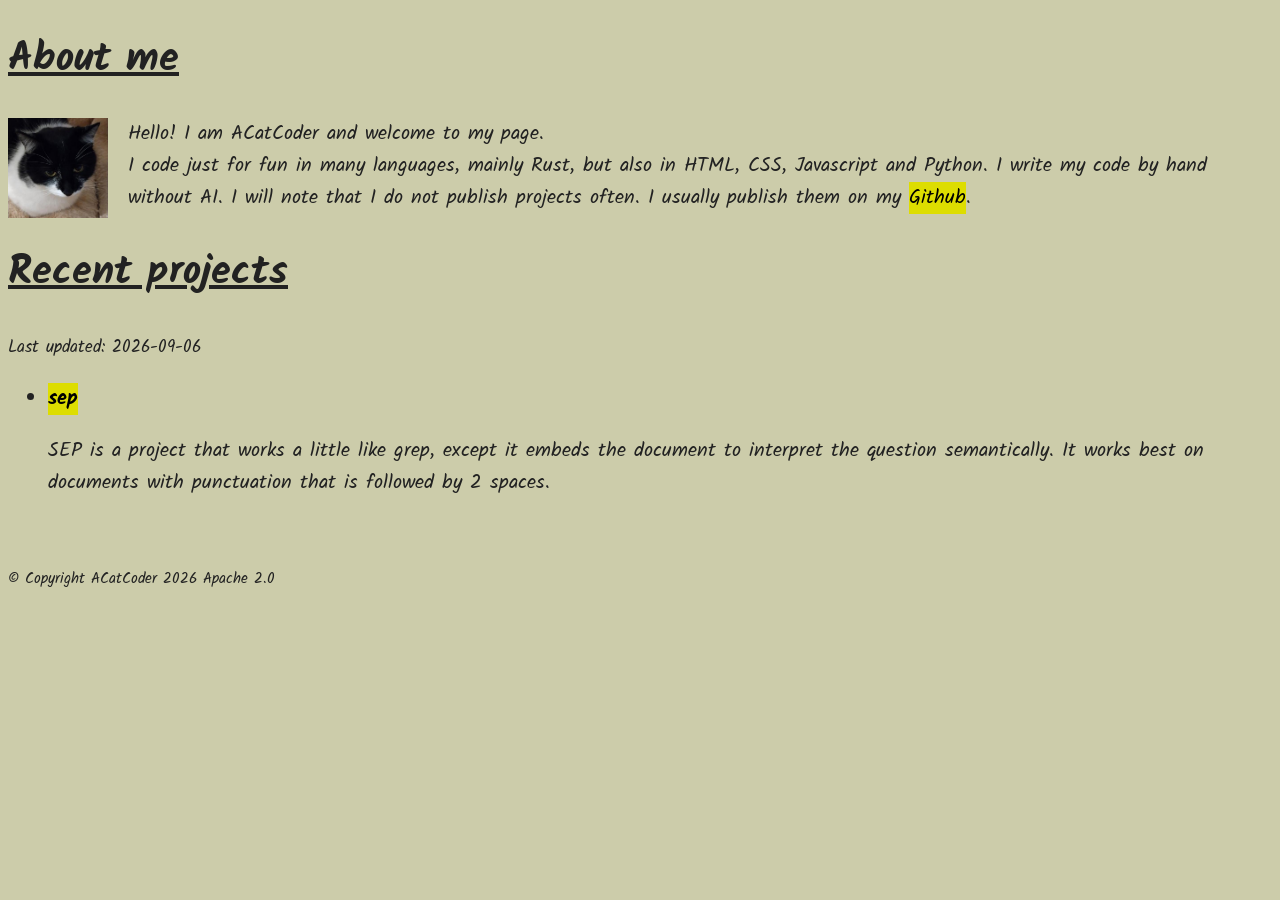
<file: index.html>
<!DOCTYPE html>
<html lang="en-us">
  <head>
    <meta charset="utf-8">
    <title>ACatCoder</title>
    <link rel="stylesheet" href="styles.css">
    <link href='https://fonts.googleapis.com/css?family=Kalam' rel='stylesheet'>
      <link rel="icon" type="image/x-icon" href="github-cat.jpeg">
  </head>
  <body>
    <main>
      <h1>About me</h1>
      <div id="aside-cat">
	<img
	  alt="My black and white cat, my profile picture"
	  src="github-cat.jpeg" width="100px" height="100px">
      </div>
      <div id="article">
	<p>Hello! I am ACatCoder and welcome to my page.<br>
	  I code just for fun in many languages, mainly Rust, but also in
	  HTML, CSS, Javascript and Python. I write my code by hand without AI. I will note that I do not publish projects
	  often. I usually publish them on my <a href="https://www.github.com/ACatCoder-builds">Github</a>.</p>
      </div>
      <h1>Recent projects</h1>
      <small>Last updated: 2026-09-06</small>
      <ul>
	<li>
	  <a href="https://github.com/ACatCoder-builds/sep"><b>sep</b></a>
	  <p>
	    SEP is a project that works a little like grep, except it embeds
	    the document to interpret the question semantically. It works best
	    on documents with punctuation that is followed by 2 spaces.
	  </p>
	</li>
      </ul>
    </main>
    <footer><br><br>© Copyright ACatCoder 2026 Apache 2.0</footer>
  </body>
</html>
</file>
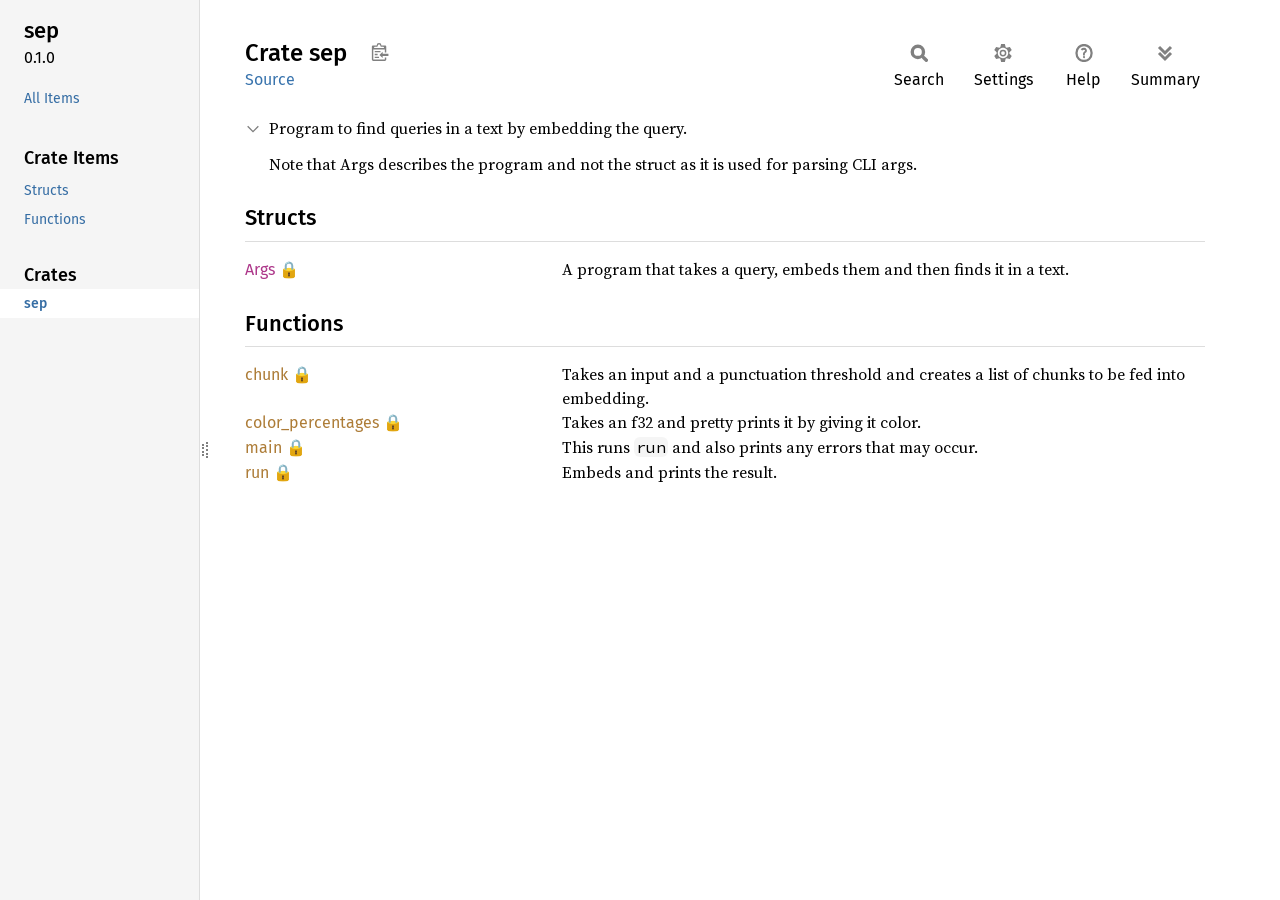
<file: docs/sep/sep/index.html>
<!DOCTYPE html><html lang="en"><head><meta charset="utf-8"><meta name="viewport" content="width=device-width, initial-scale=1.0"><meta name="generator" content="rustdoc"><meta name="description" content="Program to find queries in a text by embedding the query."><title>sep - Rust</title><script>if(window.location.protocol!=="file:")document.head.insertAdjacentHTML("beforeend","SourceSerif4-Regular-6b053e98.ttf.woff2,FiraSans-Italic-81dc35de.woff2,FiraSans-Regular-0fe48ade.woff2,FiraSans-MediumItalic-ccf7e434.woff2,FiraSans-Medium-e1aa3f0a.woff2,SourceCodePro-Regular-8badfe75.ttf.woff2,SourceCodePro-Semibold-aa29a496.ttf.woff2".split(",").map(f=>`<link rel="preload" as="font" type="font/woff2"href="../static.files/${f}">`).join(""))</script><link rel="stylesheet" href="../static.files/normalize-9960930a.css"><link rel="stylesheet" href="../static.files/rustdoc-17e0aaed.css"><meta name="rustdoc-vars" data-root-path="../" data-static-root-path="../static.files/" data-current-crate="sep" data-themes="" data-resource-suffix="" data-rustdoc-version="1.96.0 (ac68faa20 2026-05-25)" data-channel="1.96.0" data-search-js="search-b5634cc7.js" data-stringdex-js="stringdex-2da4960a.js" data-settings-js="settings-170eb4bf.js" ><script src="../static.files/storage-41dd4d93.js"></script><script defer src="../crates.js"></script><script defer src="../static.files/main-5013f961.js"></script><noscript><link rel="stylesheet" href="../static.files/noscript-f7c3ffd8.css"></noscript><link rel="alternate icon" type="image/png" href="../static.files/favicon-32x32-eab170b8.png"><link rel="icon" type="image/svg+xml" href="../static.files/favicon-044be391.svg"></head><body class="rustdoc mod crate"><a class="skip-main-content" href="#main-content">Skip to main content</a><!--[if lte IE 11]><div class="warning">This old browser is unsupported and will most likely display funky things.</div><![endif]--><rustdoc-topbar><h2><a href="#">Crate sep</a></h2></rustdoc-topbar><nav class="sidebar"><div class="sidebar-crate"><h2><a href="../sep/index.html">sep</a><span class="version">0.1.0</span></h2></div><div class="sidebar-elems"><ul class="block"><li><a id="all-types" href="all.html">All Items</a></li></ul><section id="rustdoc-toc"><h3><a href="#structs">Crate Items</a></h3><ul class="block"><li><a href="#structs" title="Structs">Structs</a></li><li><a href="#functions" title="Functions">Functions</a></li></ul></section><div id="rustdoc-modnav"></div></div></nav><div class="sidebar-resizer" title="Drag to resize sidebar"></div><main><div class="width-limiter"><section id="main-content" class="content" tabindex="-1"><div class="main-heading"><h1>Crate <span>sep</span>&nbsp;<button id="copy-path" title="Copy item path to clipboard">Copy item path</button></h1><rustdoc-toolbar></rustdoc-toolbar><span class="sub-heading"><a class="src" href="../src/sep/main.rs.html#1-247">Source</a> </span></div><details class="toggle top-doc" open><summary class="hideme"><span>Expand description</span></summary><div class="docblock"><p>Program to find queries in a text by
embedding the query.</p>
<p>Note that Args describes the program and not
the struct as it is used for parsing CLI args.</p>
</div></details><h2 id="structs" class="section-header">Structs<a href="#structs" class="anchor">§</a></h2><dl class="item-table"><dt><a class="struct" href="struct.Args.html" title="struct sep::Args">Args</a><span title="Restricted Visibility">&nbsp;🔒</span> </dt><dd>A program that takes a query, embeds
them and then finds it in a text.</dd></dl><h2 id="functions" class="section-header">Functions<a href="#functions" class="anchor">§</a></h2><dl class="item-table"><dt><a class="fn" href="fn.chunk.html" title="fn sep::chunk">chunk</a><span title="Restricted Visibility">&nbsp;🔒</span> </dt><dd>Takes an input and a punctuation threshold
and creates a list of chunks to be fed into
embedding.</dd><dt><a class="fn" href="fn.color_percentages.html" title="fn sep::color_percentages">color_<wbr>percentages</a><span title="Restricted Visibility">&nbsp;🔒</span> </dt><dd>Takes an f32 and pretty prints it by giving it color.</dd><dt><a class="fn" href="fn.main.html" title="fn sep::main">main</a><span title="Restricted Visibility">&nbsp;🔒</span> </dt><dd>This runs <code>run</code> and also prints any
errors that may occur.</dd><dt><a class="fn" href="fn.run.html" title="fn sep::run">run</a><span title="Restricted Visibility">&nbsp;🔒</span> </dt><dd>Embeds and prints the result.</dd></dl></section></div></main></body></html>
</file>
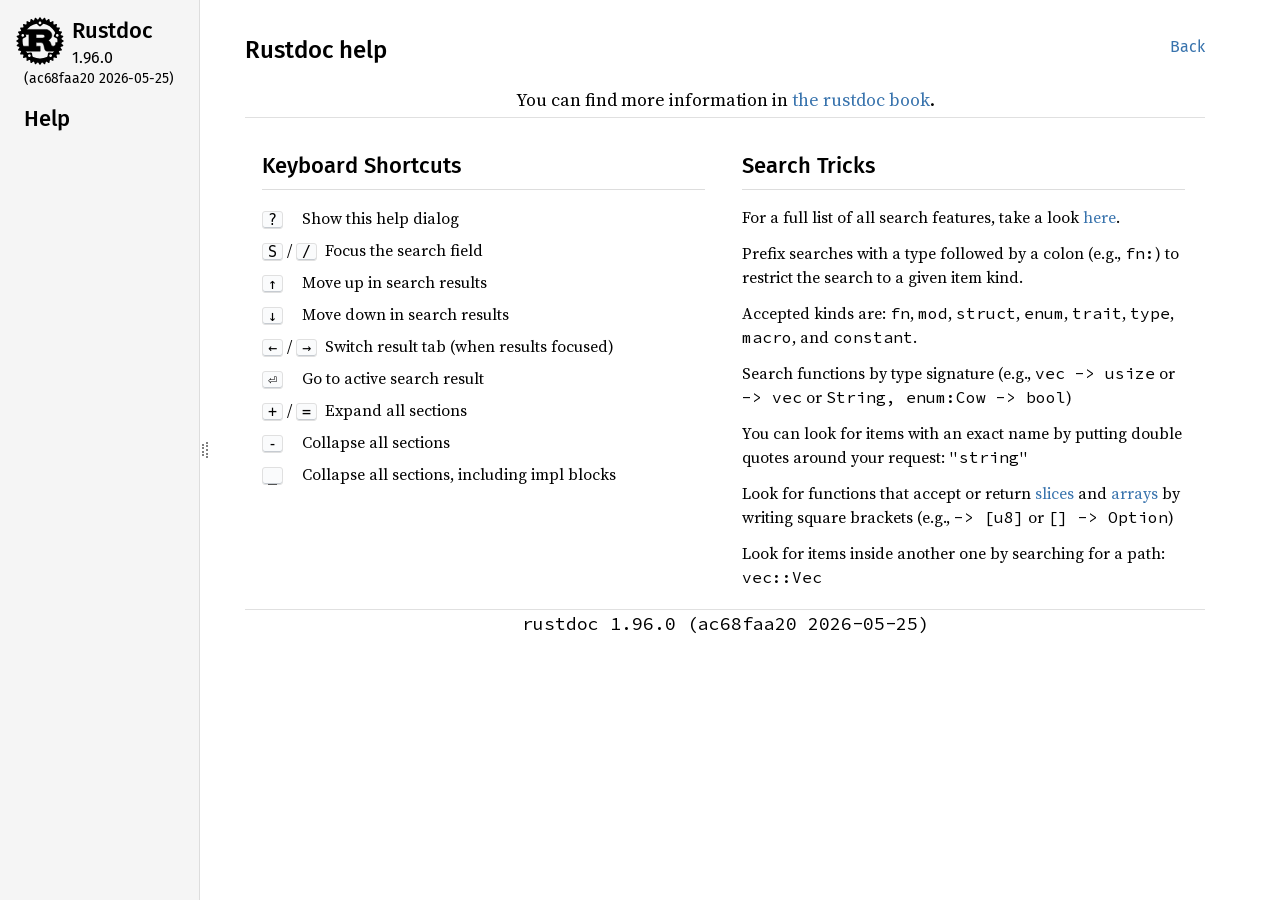
<file: docs/sep/help.html>
<!DOCTYPE html><html lang="en"><head><meta charset="utf-8"><meta name="viewport" content="width=device-width, initial-scale=1.0"><meta name="generator" content="rustdoc"><meta name="description" content="Documentation for Rustdoc"><title>Help</title><script>if(window.location.protocol!=="file:")document.head.insertAdjacentHTML("beforeend","SourceSerif4-Regular-6b053e98.ttf.woff2,FiraSans-Italic-81dc35de.woff2,FiraSans-Regular-0fe48ade.woff2,FiraSans-MediumItalic-ccf7e434.woff2,FiraSans-Medium-e1aa3f0a.woff2,SourceCodePro-Regular-8badfe75.ttf.woff2,SourceCodePro-Semibold-aa29a496.ttf.woff2".split(",").map(f=>`<link rel="preload" as="font" type="font/woff2"href="./static.files/${f}">`).join(""))</script><link rel="stylesheet" href="./static.files/normalize-9960930a.css"><link rel="stylesheet" href="./static.files/rustdoc-17e0aaed.css"><meta name="rustdoc-vars" data-root-path="./" data-static-root-path="./static.files/" data-current-crate="sep" data-themes="" data-resource-suffix="" data-rustdoc-version="1.96.0 (ac68faa20 2026-05-25)" data-channel="1.96.0" data-search-js="search-b5634cc7.js" data-stringdex-js="stringdex-2da4960a.js" data-settings-js="settings-170eb4bf.js" ><script src="./static.files/storage-41dd4d93.js"></script><script defer src="./static.files/main-5013f961.js"></script><noscript><link rel="stylesheet" href="./static.files/noscript-f7c3ffd8.css"></noscript><link rel="alternate icon" type="image/png" href="./static.files/favicon-32x32-eab170b8.png"><link rel="icon" type="image/svg+xml" href="./static.files/favicon-044be391.svg"></head><body class="rustdoc mod sys"><a class="skip-main-content" href="#main-content">Skip to main content</a><!--[if lte IE 11]><div class="warning">This old browser is unsupported and will most likely display funky things.</div><![endif]--><rustdoc-topbar><h2><a href="#">All</a></h2></rustdoc-topbar><nav class="sidebar"><div class="sidebar-crate"><a class="logo-container" href="./index.html"><img class="rust-logo" src="./static.files/rust-logo-9a9549ea.svg" alt="logo"></a><h2><a href="./index.html">Rustdoc</a><span class="version">1.96.0</span></h2></div><div class="version">(ac68faa20 2026-05-25)</div><h2 class="location">Help</h2><div class="sidebar-elems"></div></nav><div class="sidebar-resizer" title="Drag to resize sidebar"></div><main><div class="width-limiter"><section id="main-content" class="content" tabindex="-1"><div class="main-heading"><h1>Rustdoc help</h1><span class="out-of-band"><a id="back" href="javascript:void(0)" onclick="history.back();">Back</a></span></div><noscript><section><p>You need to enable JavaScript to use keyboard commands or search.</p><p>For more information, browse the <a href="https://doc.rust-lang.org/1.96.0/rustdoc/">rustdoc handbook</a>.</p></section></noscript></section></div></main></body></html>
</file>
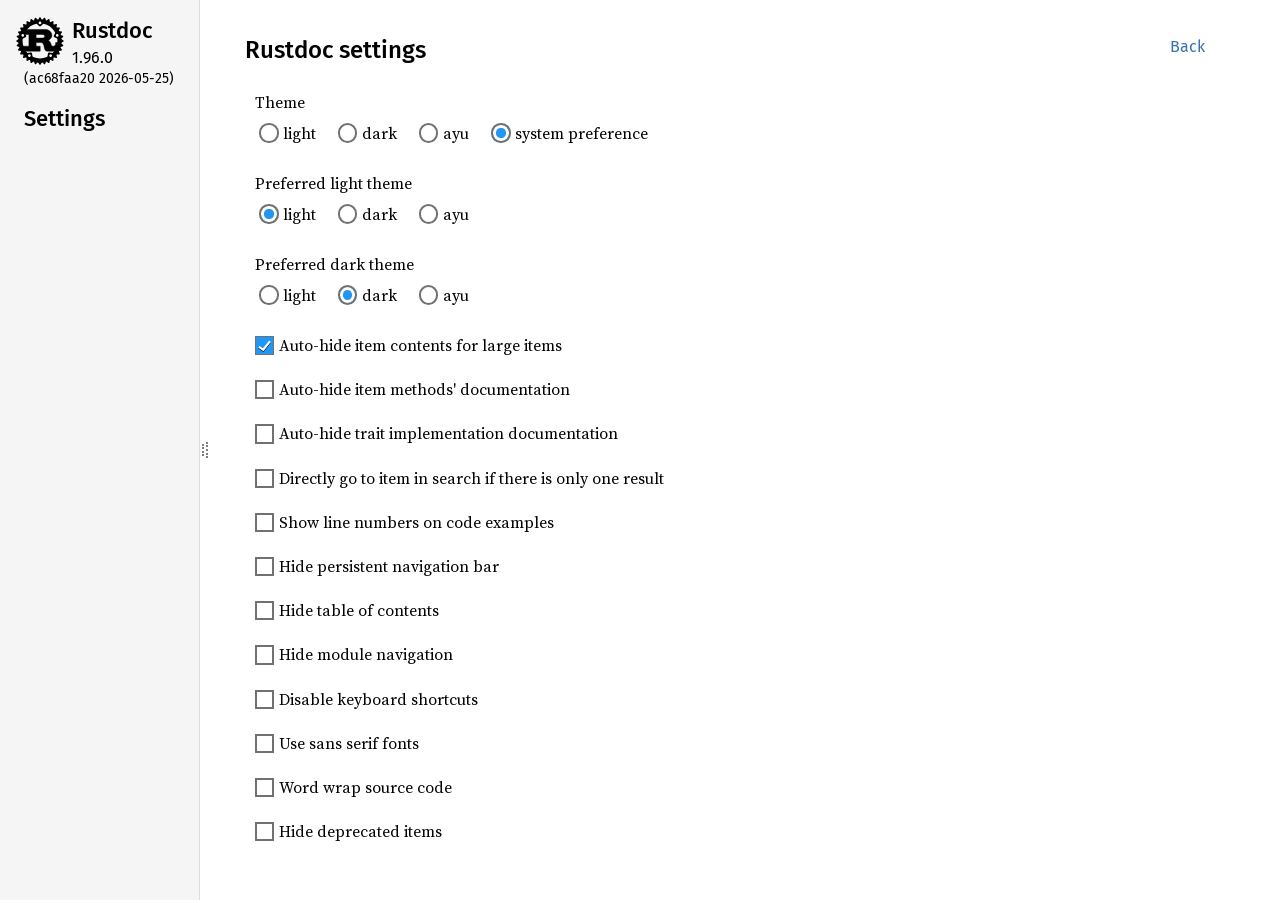
<file: docs/sep/settings.html>
<!DOCTYPE html><html lang="en"><head><meta charset="utf-8"><meta name="viewport" content="width=device-width, initial-scale=1.0"><meta name="generator" content="rustdoc"><meta name="description" content="Settings of Rustdoc"><title>Settings</title><script>if(window.location.protocol!=="file:")document.head.insertAdjacentHTML("beforeend","SourceSerif4-Regular-6b053e98.ttf.woff2,FiraSans-Italic-81dc35de.woff2,FiraSans-Regular-0fe48ade.woff2,FiraSans-MediumItalic-ccf7e434.woff2,FiraSans-Medium-e1aa3f0a.woff2,SourceCodePro-Regular-8badfe75.ttf.woff2,SourceCodePro-Semibold-aa29a496.ttf.woff2".split(",").map(f=>`<link rel="preload" as="font" type="font/woff2"href="./static.files/${f}">`).join(""))</script><link rel="stylesheet" href="./static.files/normalize-9960930a.css"><link rel="stylesheet" href="./static.files/rustdoc-17e0aaed.css"><meta name="rustdoc-vars" data-root-path="./" data-static-root-path="./static.files/" data-current-crate="sep" data-themes="" data-resource-suffix="" data-rustdoc-version="1.96.0 (ac68faa20 2026-05-25)" data-channel="1.96.0" data-search-js="search-b5634cc7.js" data-stringdex-js="stringdex-2da4960a.js" data-settings-js="settings-170eb4bf.js" ><script src="./static.files/storage-41dd4d93.js"></script><script defer src="./static.files/main-5013f961.js"></script><noscript><link rel="stylesheet" href="./static.files/noscript-f7c3ffd8.css"></noscript><link rel="alternate icon" type="image/png" href="./static.files/favicon-32x32-eab170b8.png"><link rel="icon" type="image/svg+xml" href="./static.files/favicon-044be391.svg"></head><body class="rustdoc mod sys"><a class="skip-main-content" href="#main-content">Skip to main content</a><!--[if lte IE 11]><div class="warning">This old browser is unsupported and will most likely display funky things.</div><![endif]--><rustdoc-topbar><h2><a href="#">All</a></h2></rustdoc-topbar><nav class="sidebar"><div class="sidebar-crate"><a class="logo-container" href="./index.html"><img class="rust-logo" src="./static.files/rust-logo-9a9549ea.svg" alt="logo"></a><h2><a href="./index.html">Rustdoc</a><span class="version">1.96.0</span></h2></div><div class="version">(ac68faa20 2026-05-25)</div><h2 class="location">Settings</h2><div class="sidebar-elems"></div></nav><div class="sidebar-resizer" title="Drag to resize sidebar"></div><main><div class="width-limiter"><section id="main-content" class="content" tabindex="-1"><div class="main-heading"><h1>Rustdoc settings</h1><span class="out-of-band"><a id="back" href="javascript:void(0)" onclick="history.back();">Back</a></span></div><noscript><section>You need to enable JavaScript be able to update your settings.</section></noscript><script defer src="./static.files/settings-170eb4bf.js"></script></section></div></main></body></html>
</file>
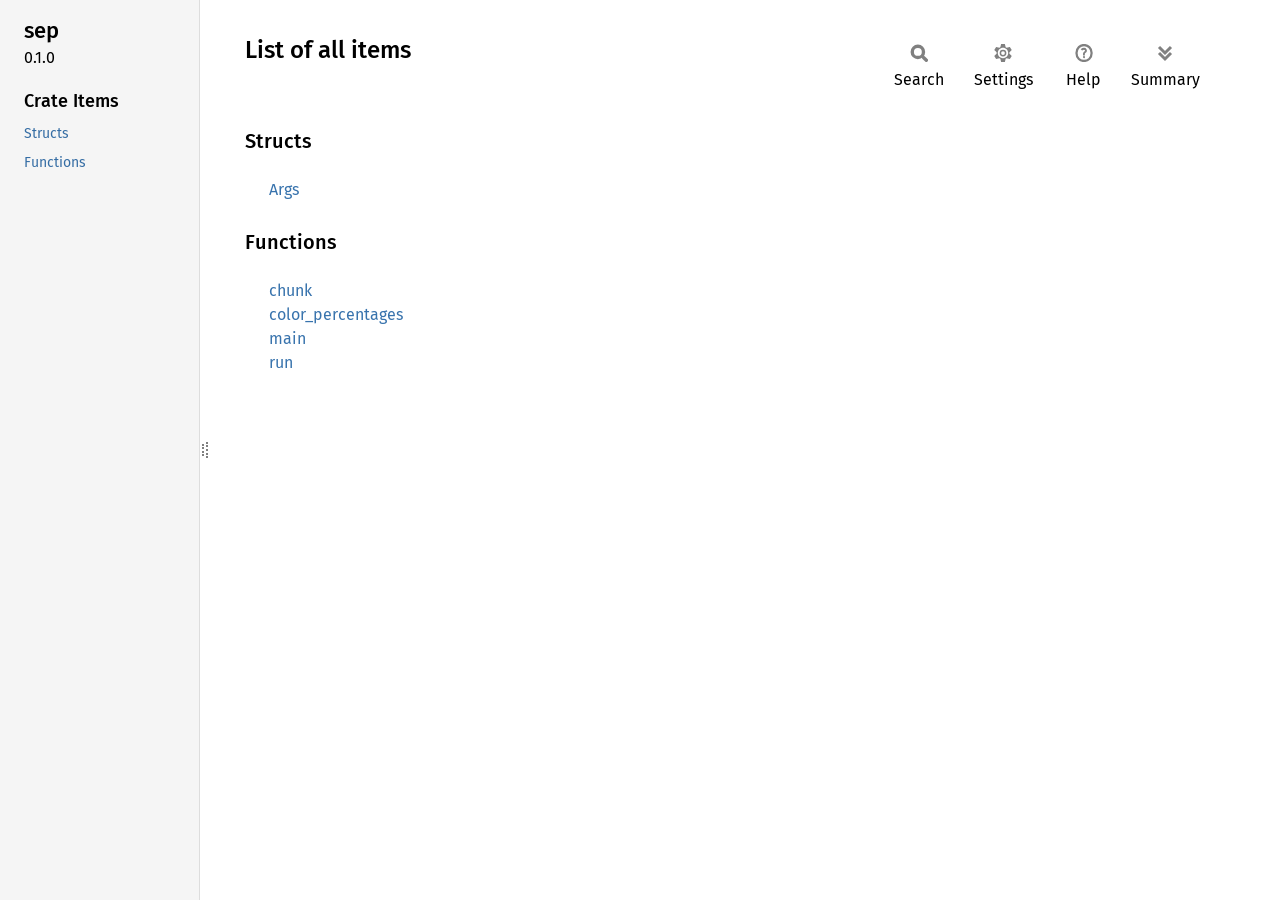
<file: docs/sep/sep/all.html>
<!DOCTYPE html><html lang="en"><head><meta charset="utf-8"><meta name="viewport" content="width=device-width, initial-scale=1.0"><meta name="generator" content="rustdoc"><meta name="description" content="List of all items in this crate"><title>List of all items in this crate</title><script>if(window.location.protocol!=="file:")document.head.insertAdjacentHTML("beforeend","SourceSerif4-Regular-6b053e98.ttf.woff2,FiraSans-Italic-81dc35de.woff2,FiraSans-Regular-0fe48ade.woff2,FiraSans-MediumItalic-ccf7e434.woff2,FiraSans-Medium-e1aa3f0a.woff2,SourceCodePro-Regular-8badfe75.ttf.woff2,SourceCodePro-Semibold-aa29a496.ttf.woff2".split(",").map(f=>`<link rel="preload" as="font" type="font/woff2"href="../static.files/${f}">`).join(""))</script><link rel="stylesheet" href="../static.files/normalize-9960930a.css"><link rel="stylesheet" href="../static.files/rustdoc-17e0aaed.css"><meta name="rustdoc-vars" data-root-path="../" data-static-root-path="../static.files/" data-current-crate="sep" data-themes="" data-resource-suffix="" data-rustdoc-version="1.96.0 (ac68faa20 2026-05-25)" data-channel="1.96.0" data-search-js="search-b5634cc7.js" data-stringdex-js="stringdex-2da4960a.js" data-settings-js="settings-170eb4bf.js" ><script src="../static.files/storage-41dd4d93.js"></script><script defer src="../static.files/main-5013f961.js"></script><noscript><link rel="stylesheet" href="../static.files/noscript-f7c3ffd8.css"></noscript><link rel="alternate icon" type="image/png" href="../static.files/favicon-32x32-eab170b8.png"><link rel="icon" type="image/svg+xml" href="../static.files/favicon-044be391.svg"></head><body class="rustdoc mod sys"><a class="skip-main-content" href="#main-content">Skip to main content</a><!--[if lte IE 11]><div class="warning">This old browser is unsupported and will most likely display funky things.</div><![endif]--><rustdoc-topbar><h2><a href="#">All</a></h2></rustdoc-topbar><nav class="sidebar"><div class="sidebar-crate"><h2><a href="../sep/index.html">sep</a><span class="version">0.1.0</span></h2></div><div class="sidebar-elems"><section id="rustdoc-toc"><h3><a href="#structs">Crate Items</a></h3><ul class="block"><li><a href="#structs" title="Structs">Structs</a></li><li><a href="#functions" title="Functions">Functions</a></li></ul></section><div id="rustdoc-modnav"></div></div></nav><div class="sidebar-resizer" title="Drag to resize sidebar"></div><main><div class="width-limiter"><section id="main-content" class="content" tabindex="-1"><div class="main-heading"><h1>List of all items</h1><rustdoc-toolbar></rustdoc-toolbar></div><h3 id="structs">Structs</h3><ul class="all-items"><li><a href="struct.Args.html">Args</a></li></ul><h3 id="functions">Functions</h3><ul class="all-items"><li><a href="fn.chunk.html">chunk</a></li><li><a href="fn.color_percentages.html">color_percentages</a></li><li><a href="fn.main.html">main</a></li><li><a href="fn.run.html">run</a></li></ul></section></div></main></body></html>
</file>
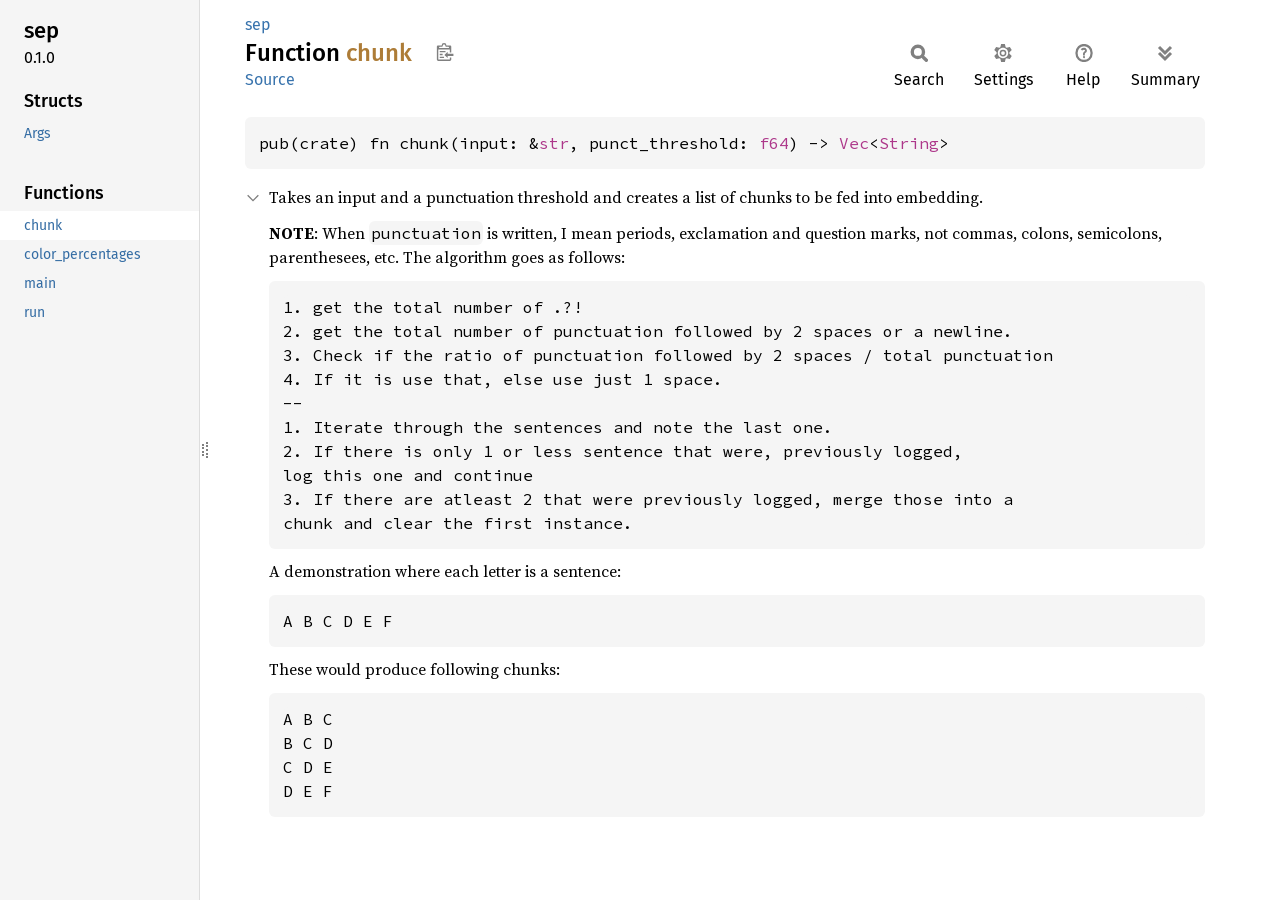
<file: docs/sep/sep/fn.chunk.html>
<!DOCTYPE html><html lang="en"><head><meta charset="utf-8"><meta name="viewport" content="width=device-width, initial-scale=1.0"><meta name="generator" content="rustdoc"><meta name="description" content="Takes an input and a punctuation threshold and creates a list of chunks to be fed into embedding."><title>chunk in sep - Rust</title><script>if(window.location.protocol!=="file:")document.head.insertAdjacentHTML("beforeend","SourceSerif4-Regular-6b053e98.ttf.woff2,FiraSans-Italic-81dc35de.woff2,FiraSans-Regular-0fe48ade.woff2,FiraSans-MediumItalic-ccf7e434.woff2,FiraSans-Medium-e1aa3f0a.woff2,SourceCodePro-Regular-8badfe75.ttf.woff2,SourceCodePro-Semibold-aa29a496.ttf.woff2".split(",").map(f=>`<link rel="preload" as="font" type="font/woff2"href="../static.files/${f}">`).join(""))</script><link rel="stylesheet" href="../static.files/normalize-9960930a.css"><link rel="stylesheet" href="../static.files/rustdoc-17e0aaed.css"><meta name="rustdoc-vars" data-root-path="../" data-static-root-path="../static.files/" data-current-crate="sep" data-themes="" data-resource-suffix="" data-rustdoc-version="1.96.0 (ac68faa20 2026-05-25)" data-channel="1.96.0" data-search-js="search-b5634cc7.js" data-stringdex-js="stringdex-2da4960a.js" data-settings-js="settings-170eb4bf.js" ><script src="../static.files/storage-41dd4d93.js"></script><script defer src="sidebar-items.js"></script><script defer src="../static.files/main-5013f961.js"></script><noscript><link rel="stylesheet" href="../static.files/noscript-f7c3ffd8.css"></noscript><link rel="alternate icon" type="image/png" href="../static.files/favicon-32x32-eab170b8.png"><link rel="icon" type="image/svg+xml" href="../static.files/favicon-044be391.svg"></head><body class="rustdoc fn"><a class="skip-main-content" href="#main-content">Skip to main content</a><!--[if lte IE 11]><div class="warning">This old browser is unsupported and will most likely display funky things.</div><![endif]--><rustdoc-topbar><h2><a href="#">chunk</a></h2></rustdoc-topbar><nav class="sidebar"><div class="sidebar-crate"><h2><a href="../sep/index.html">sep</a><span class="version">0.1.0</span></h2></div><div class="sidebar-elems"><div id="rustdoc-modnav"></div></div></nav><div class="sidebar-resizer" title="Drag to resize sidebar"></div><main><div class="width-limiter"><section id="main-content" class="content" tabindex="-1"><div class="main-heading"><div class="rustdoc-breadcrumbs"><a href="index.html">sep</a></div><h1>Function <span class="fn">chunk</span>&nbsp;<button id="copy-path" title="Copy item path to clipboard">Copy item path</button></h1><rustdoc-toolbar></rustdoc-toolbar><span class="sub-heading"><a class="src" href="../src/sep/main.rs.html#182-247">Source</a> </span></div><pre class="rust item-decl"><code>pub(crate) fn chunk(input: &amp;<a class="primitive" href="https://doc.rust-lang.org/1.96.0/std/primitive.str.html">str</a>, punct_threshold: <a class="primitive" href="https://doc.rust-lang.org/1.96.0/std/primitive.f64.html">f64</a>) -&gt; <a class="struct" href="https://doc.rust-lang.org/1.96.0/alloc/vec/struct.Vec.html" title="struct alloc::vec::Vec">Vec</a>&lt;<a class="struct" href="https://doc.rust-lang.org/1.96.0/alloc/string/struct.String.html" title="struct alloc::string::String">String</a>&gt;</code></pre><details class="toggle top-doc" open><summary class="hideme"><span>Expand description</span></summary><div class="docblock"><p>Takes an input and a punctuation threshold
and creates a list of chunks to be fed into
embedding.</p>
<p><strong>NOTE</strong>: When <code>punctuation</code> is written, I mean
periods, exclamation and question marks, not commas,
colons, semicolons, parenthesees, etc.
The algorithm goes as follows:</p>
<div class="example-wrap"><pre class="language-text"><code>1. get the total number of .?!
2. get the total number of punctuation followed by 2 spaces or a newline.
3. Check if the ratio of punctuation followed by 2 spaces / total punctuation
4. If it is use that, else use just 1 space.
--
1. Iterate through the sentences and note the last one.
2. If there is only 1 or less sentence that were, previously logged,
log this one and continue
3. If there are atleast 2 that were previously logged, merge those into a
chunk and clear the first instance.</code></pre></div>
<p>A demonstration where each letter is a sentence:</p>
<div class="example-wrap"><pre class="language-text"><code>A B C D E F</code></pre></div>
<p>These would produce following chunks:</p>
<div class="example-wrap"><pre class="language-text"><code>A B C
B C D
C D E
D E F</code></pre></div></div></details></section></div></main></body></html>
</file>
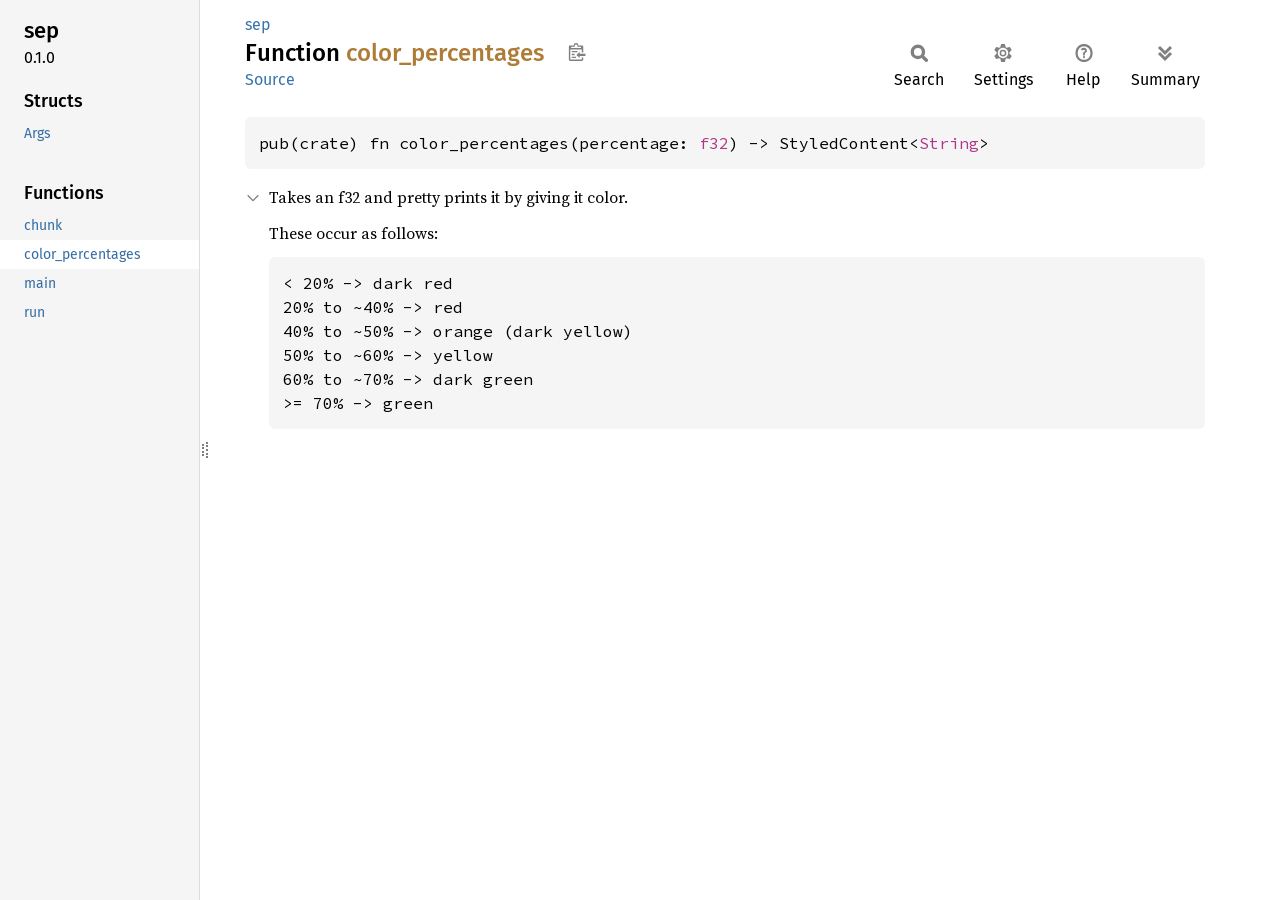
<file: docs/sep/sep/fn.color_percentages.html>
<!DOCTYPE html><html lang="en"><head><meta charset="utf-8"><meta name="viewport" content="width=device-width, initial-scale=1.0"><meta name="generator" content="rustdoc"><meta name="description" content="Takes an f32 and pretty prints it by giving it color."><title>color_percentages in sep - Rust</title><script>if(window.location.protocol!=="file:")document.head.insertAdjacentHTML("beforeend","SourceSerif4-Regular-6b053e98.ttf.woff2,FiraSans-Italic-81dc35de.woff2,FiraSans-Regular-0fe48ade.woff2,FiraSans-MediumItalic-ccf7e434.woff2,FiraSans-Medium-e1aa3f0a.woff2,SourceCodePro-Regular-8badfe75.ttf.woff2,SourceCodePro-Semibold-aa29a496.ttf.woff2".split(",").map(f=>`<link rel="preload" as="font" type="font/woff2"href="../static.files/${f}">`).join(""))</script><link rel="stylesheet" href="../static.files/normalize-9960930a.css"><link rel="stylesheet" href="../static.files/rustdoc-17e0aaed.css"><meta name="rustdoc-vars" data-root-path="../" data-static-root-path="../static.files/" data-current-crate="sep" data-themes="" data-resource-suffix="" data-rustdoc-version="1.96.0 (ac68faa20 2026-05-25)" data-channel="1.96.0" data-search-js="search-b5634cc7.js" data-stringdex-js="stringdex-2da4960a.js" data-settings-js="settings-170eb4bf.js" ><script src="../static.files/storage-41dd4d93.js"></script><script defer src="sidebar-items.js"></script><script defer src="../static.files/main-5013f961.js"></script><noscript><link rel="stylesheet" href="../static.files/noscript-f7c3ffd8.css"></noscript><link rel="alternate icon" type="image/png" href="../static.files/favicon-32x32-eab170b8.png"><link rel="icon" type="image/svg+xml" href="../static.files/favicon-044be391.svg"></head><body class="rustdoc fn"><a class="skip-main-content" href="#main-content">Skip to main content</a><!--[if lte IE 11]><div class="warning">This old browser is unsupported and will most likely display funky things.</div><![endif]--><rustdoc-topbar><h2><a href="#">color_percentages</a></h2></rustdoc-topbar><nav class="sidebar"><div class="sidebar-crate"><h2><a href="../sep/index.html">sep</a><span class="version">0.1.0</span></h2></div><div class="sidebar-elems"><div id="rustdoc-modnav"></div></div></nav><div class="sidebar-resizer" title="Drag to resize sidebar"></div><main><div class="width-limiter"><section id="main-content" class="content" tabindex="-1"><div class="main-heading"><div class="rustdoc-breadcrumbs"><a href="index.html">sep</a></div><h1>Function <span class="fn">color_<wbr>percentages</span>&nbsp;<button id="copy-path" title="Copy item path to clipboard">Copy item path</button></h1><rustdoc-toolbar></rustdoc-toolbar><span class="sub-heading"><a class="src" href="../src/sep/main.rs.html#117-147">Source</a> </span></div><pre class="rust item-decl"><code>pub(crate) fn color_percentages(percentage: <a class="primitive" href="https://doc.rust-lang.org/1.96.0/std/primitive.f32.html">f32</a>) -&gt; StyledContent&lt;<a class="struct" href="https://doc.rust-lang.org/1.96.0/alloc/string/struct.String.html" title="struct alloc::string::String">String</a>&gt;</code></pre><details class="toggle top-doc" open><summary class="hideme"><span>Expand description</span></summary><div class="docblock"><p>Takes an f32 and pretty prints it by giving it color.</p>
<p>These occur
as follows:</p>
<div class="example-wrap"><pre class="language-text"><code>&lt; 20% -&gt; dark red
20% to ~40% -&gt; red
40% to ~50% -&gt; orange (dark yellow)
50% to ~60% -&gt; yellow
60% to ~70% -&gt; dark green
&gt;= 70% -&gt; green</code></pre></div></div></details></section></div></main></body></html>
</file>
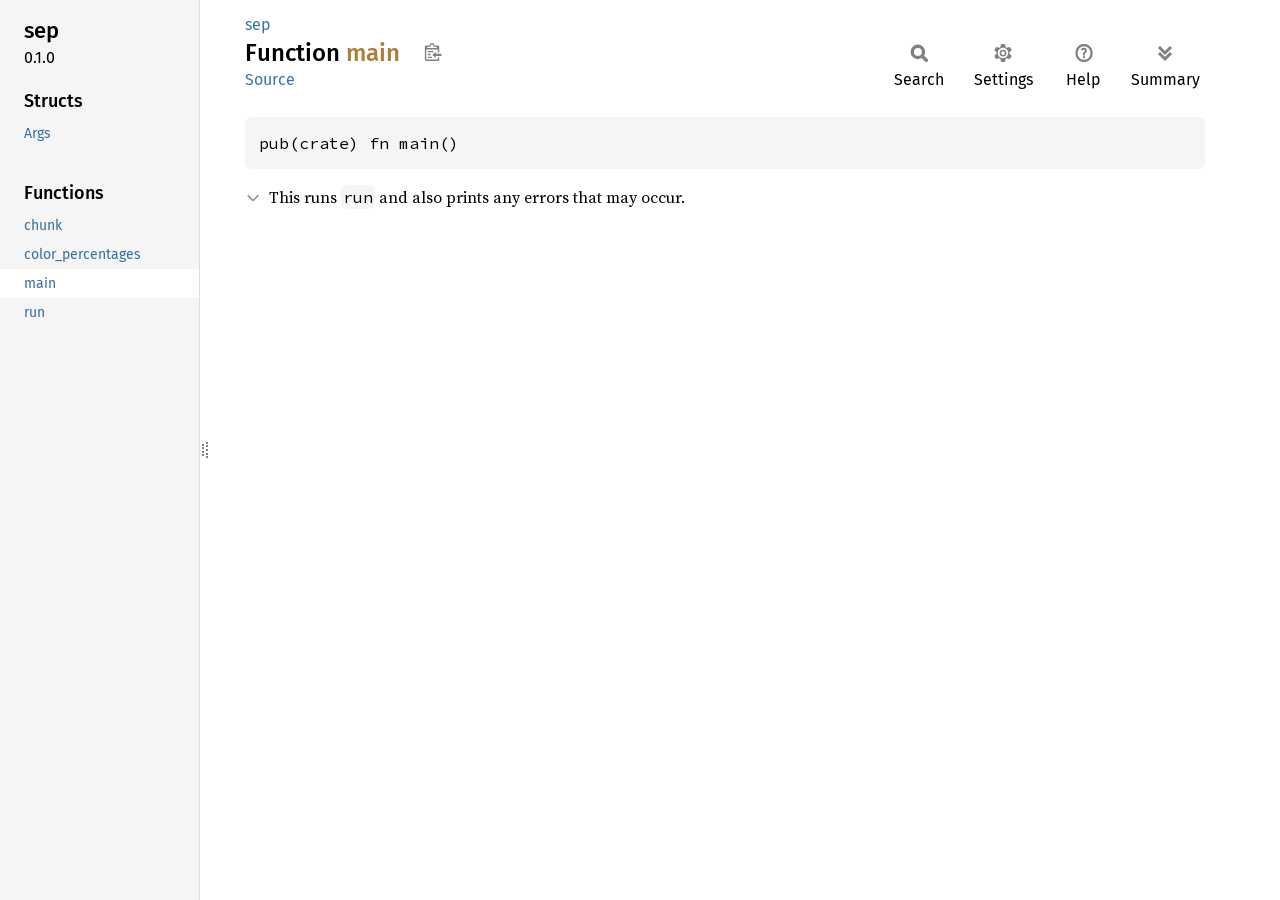
<file: docs/sep/sep/fn.main.html>
<!DOCTYPE html><html lang="en"><head><meta charset="utf-8"><meta name="viewport" content="width=device-width, initial-scale=1.0"><meta name="generator" content="rustdoc"><meta name="description" content="This runs `run` and also prints any errors that may occur."><title>main in sep - Rust</title><script>if(window.location.protocol!=="file:")document.head.insertAdjacentHTML("beforeend","SourceSerif4-Regular-6b053e98.ttf.woff2,FiraSans-Italic-81dc35de.woff2,FiraSans-Regular-0fe48ade.woff2,FiraSans-MediumItalic-ccf7e434.woff2,FiraSans-Medium-e1aa3f0a.woff2,SourceCodePro-Regular-8badfe75.ttf.woff2,SourceCodePro-Semibold-aa29a496.ttf.woff2".split(",").map(f=>`<link rel="preload" as="font" type="font/woff2"href="../static.files/${f}">`).join(""))</script><link rel="stylesheet" href="../static.files/normalize-9960930a.css"><link rel="stylesheet" href="../static.files/rustdoc-17e0aaed.css"><meta name="rustdoc-vars" data-root-path="../" data-static-root-path="../static.files/" data-current-crate="sep" data-themes="" data-resource-suffix="" data-rustdoc-version="1.96.0 (ac68faa20 2026-05-25)" data-channel="1.96.0" data-search-js="search-b5634cc7.js" data-stringdex-js="stringdex-2da4960a.js" data-settings-js="settings-170eb4bf.js" ><script src="../static.files/storage-41dd4d93.js"></script><script defer src="sidebar-items.js"></script><script defer src="../static.files/main-5013f961.js"></script><noscript><link rel="stylesheet" href="../static.files/noscript-f7c3ffd8.css"></noscript><link rel="alternate icon" type="image/png" href="../static.files/favicon-32x32-eab170b8.png"><link rel="icon" type="image/svg+xml" href="../static.files/favicon-044be391.svg"></head><body class="rustdoc fn"><a class="skip-main-content" href="#main-content">Skip to main content</a><!--[if lte IE 11]><div class="warning">This old browser is unsupported and will most likely display funky things.</div><![endif]--><rustdoc-topbar><h2><a href="#">main</a></h2></rustdoc-topbar><nav class="sidebar"><div class="sidebar-crate"><h2><a href="../sep/index.html">sep</a><span class="version">0.1.0</span></h2></div><div class="sidebar-elems"><div id="rustdoc-modnav"></div></div></nav><div class="sidebar-resizer" title="Drag to resize sidebar"></div><main><div class="width-limiter"><section id="main-content" class="content" tabindex="-1"><div class="main-heading"><div class="rustdoc-breadcrumbs"><a href="index.html">sep</a></div><h1>Function <span class="fn">main</span>&nbsp;<button id="copy-path" title="Copy item path to clipboard">Copy item path</button></h1><rustdoc-toolbar></rustdoc-toolbar><span class="sub-heading"><a class="src" href="../src/sep/main.rs.html#27-32">Source</a> </span></div><pre class="rust item-decl"><code>pub(crate) fn main()</code></pre><details class="toggle top-doc" open><summary class="hideme"><span>Expand description</span></summary><div class="docblock"><p>This runs <code>run</code> and also prints any
errors that may occur.</p>
</div></details></section></div></main></body></html>
</file>
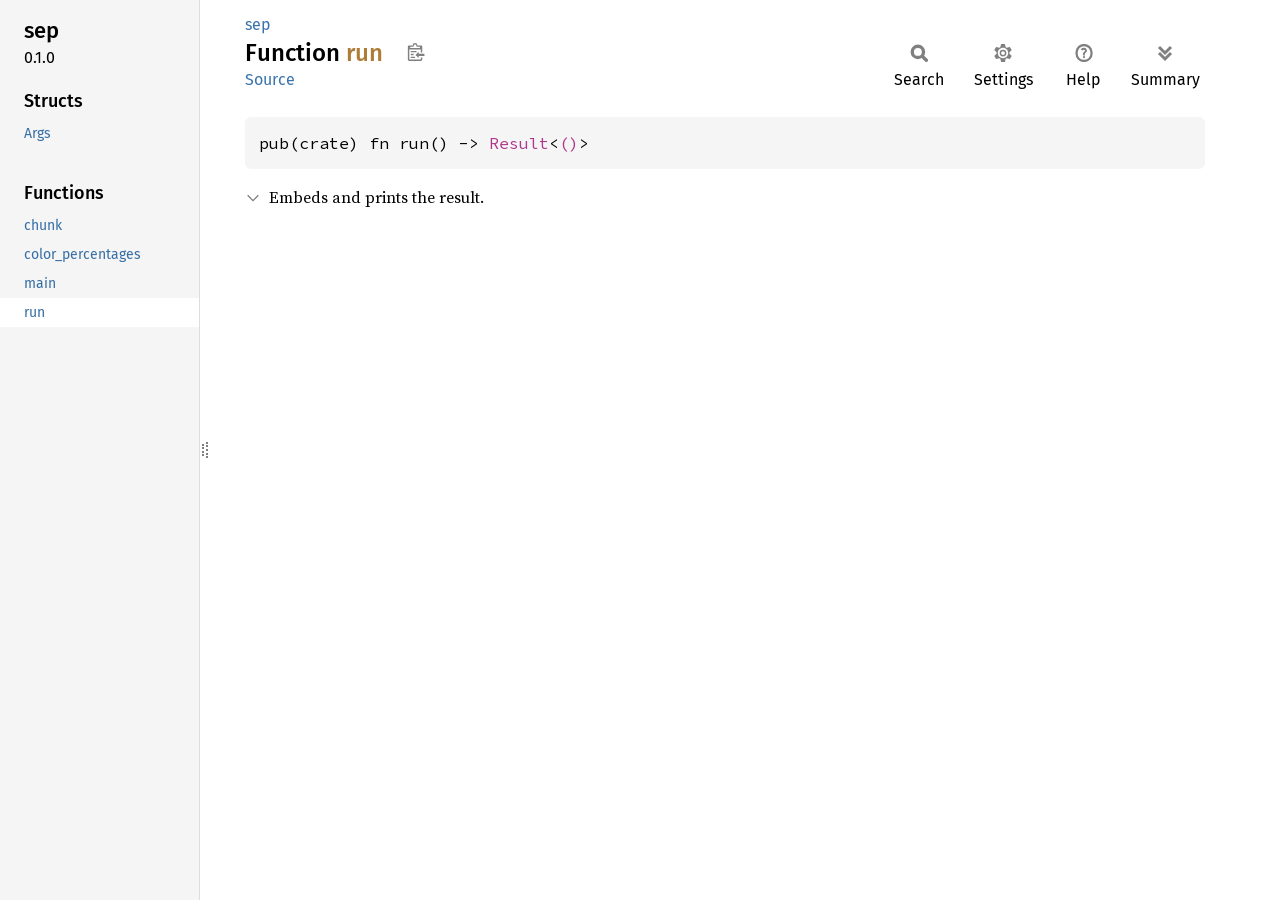
<file: docs/sep/sep/fn.run.html>
<!DOCTYPE html><html lang="en"><head><meta charset="utf-8"><meta name="viewport" content="width=device-width, initial-scale=1.0"><meta name="generator" content="rustdoc"><meta name="description" content="Embeds and prints the result."><title>run in sep - Rust</title><script>if(window.location.protocol!=="file:")document.head.insertAdjacentHTML("beforeend","SourceSerif4-Regular-6b053e98.ttf.woff2,FiraSans-Italic-81dc35de.woff2,FiraSans-Regular-0fe48ade.woff2,FiraSans-MediumItalic-ccf7e434.woff2,FiraSans-Medium-e1aa3f0a.woff2,SourceCodePro-Regular-8badfe75.ttf.woff2,SourceCodePro-Semibold-aa29a496.ttf.woff2".split(",").map(f=>`<link rel="preload" as="font" type="font/woff2"href="../static.files/${f}">`).join(""))</script><link rel="stylesheet" href="../static.files/normalize-9960930a.css"><link rel="stylesheet" href="../static.files/rustdoc-17e0aaed.css"><meta name="rustdoc-vars" data-root-path="../" data-static-root-path="../static.files/" data-current-crate="sep" data-themes="" data-resource-suffix="" data-rustdoc-version="1.96.0 (ac68faa20 2026-05-25)" data-channel="1.96.0" data-search-js="search-b5634cc7.js" data-stringdex-js="stringdex-2da4960a.js" data-settings-js="settings-170eb4bf.js" ><script src="../static.files/storage-41dd4d93.js"></script><script defer src="sidebar-items.js"></script><script defer src="../static.files/main-5013f961.js"></script><noscript><link rel="stylesheet" href="../static.files/noscript-f7c3ffd8.css"></noscript><link rel="alternate icon" type="image/png" href="../static.files/favicon-32x32-eab170b8.png"><link rel="icon" type="image/svg+xml" href="../static.files/favicon-044be391.svg"></head><body class="rustdoc fn"><a class="skip-main-content" href="#main-content">Skip to main content</a><!--[if lte IE 11]><div class="warning">This old browser is unsupported and will most likely display funky things.</div><![endif]--><rustdoc-topbar><h2><a href="#">run</a></h2></rustdoc-topbar><nav class="sidebar"><div class="sidebar-crate"><h2><a href="../sep/index.html">sep</a><span class="version">0.1.0</span></h2></div><div class="sidebar-elems"><div id="rustdoc-modnav"></div></div></nav><div class="sidebar-resizer" title="Drag to resize sidebar"></div><main><div class="width-limiter"><section id="main-content" class="content" tabindex="-1"><div class="main-heading"><div class="rustdoc-breadcrumbs"><a href="index.html">sep</a></div><h1>Function <span class="fn">run</span>&nbsp;<button id="copy-path" title="Copy item path to clipboard">Copy item path</button></h1><rustdoc-toolbar></rustdoc-toolbar><span class="sub-heading"><a class="src" href="../src/sep/main.rs.html#63-103">Source</a> </span></div><pre class="rust item-decl"><code>pub(crate) fn run() -&gt; <a class="type" href="https://docs.rs/anyhow/1.0.104/anyhow/type.Result.html" title="type anyhow::Result">Result</a>&lt;<a class="primitive" href="https://doc.rust-lang.org/1.96.0/std/primitive.unit.html">()</a>&gt;</code></pre><details class="toggle top-doc" open><summary class="hideme"><span>Expand description</span></summary><div class="docblock"><p>Embeds and prints the result.</p>
</div></details></section></div></main></body></html>
</file>
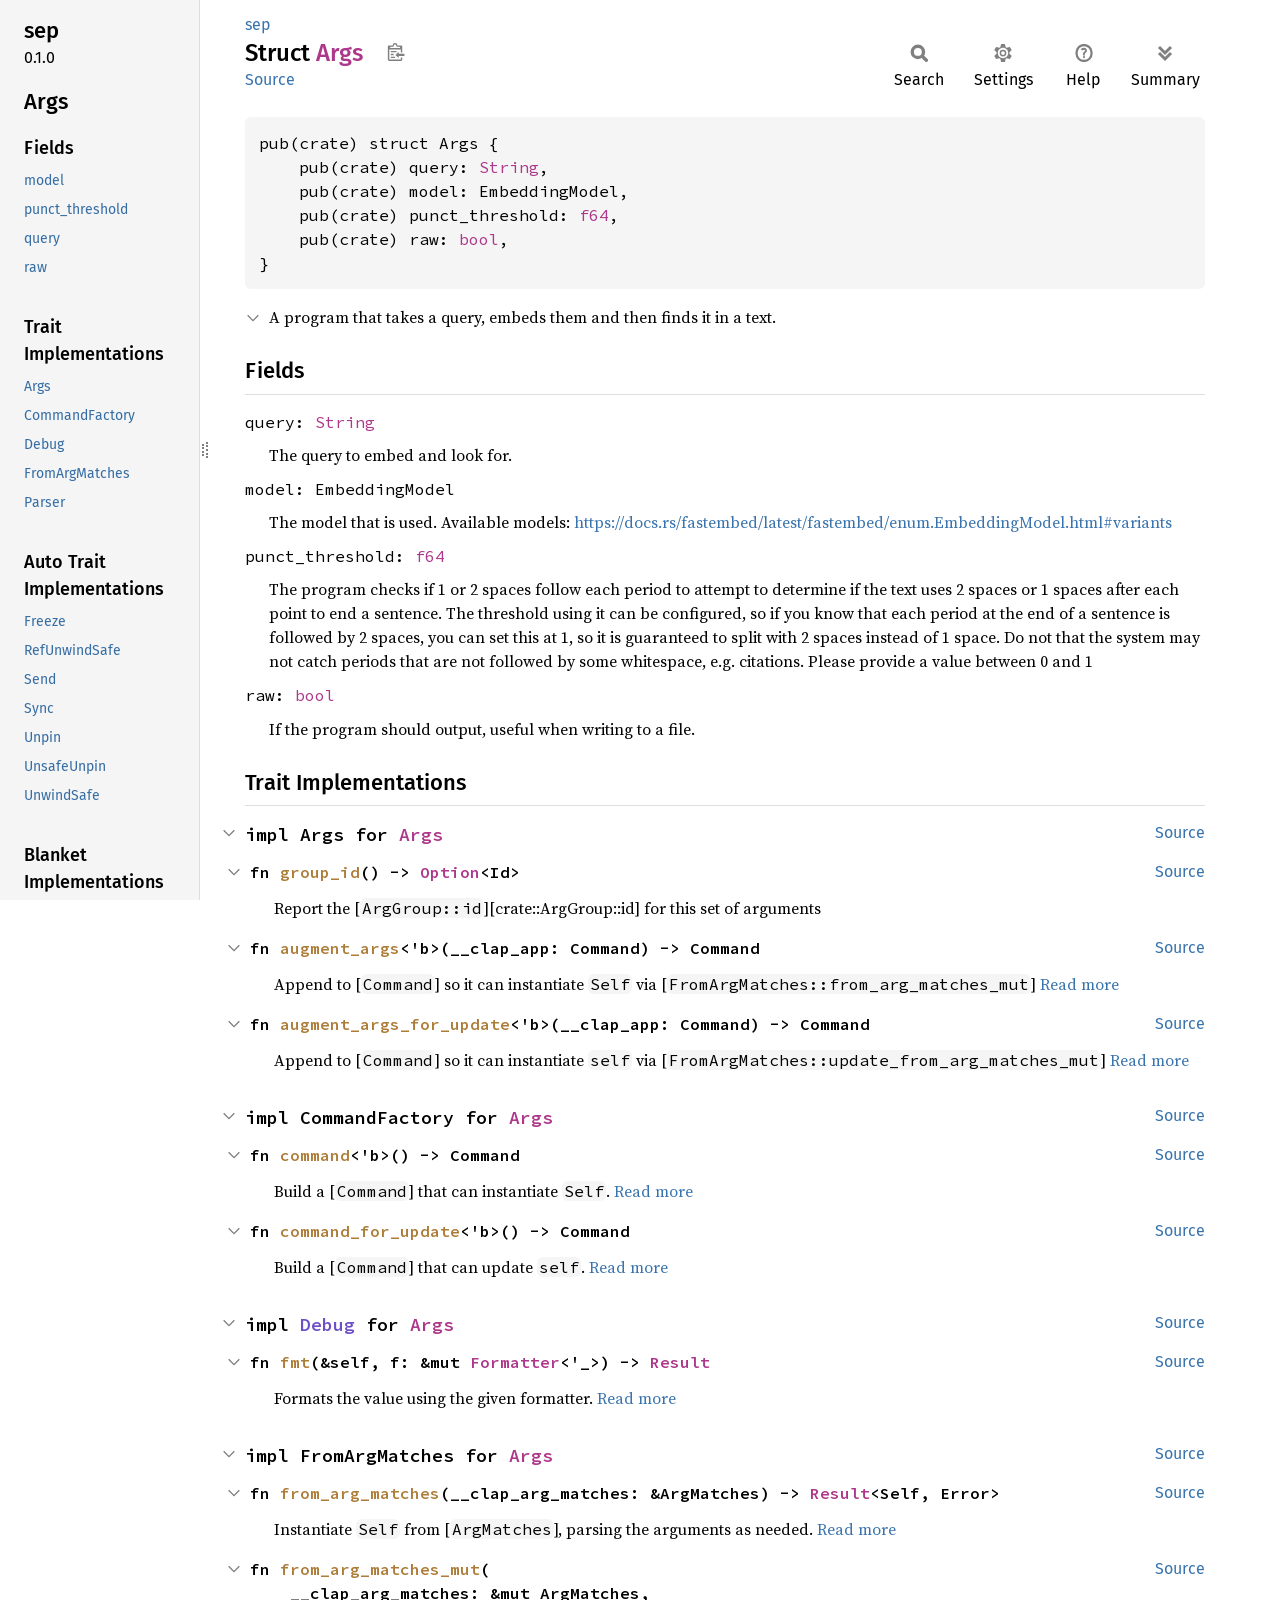
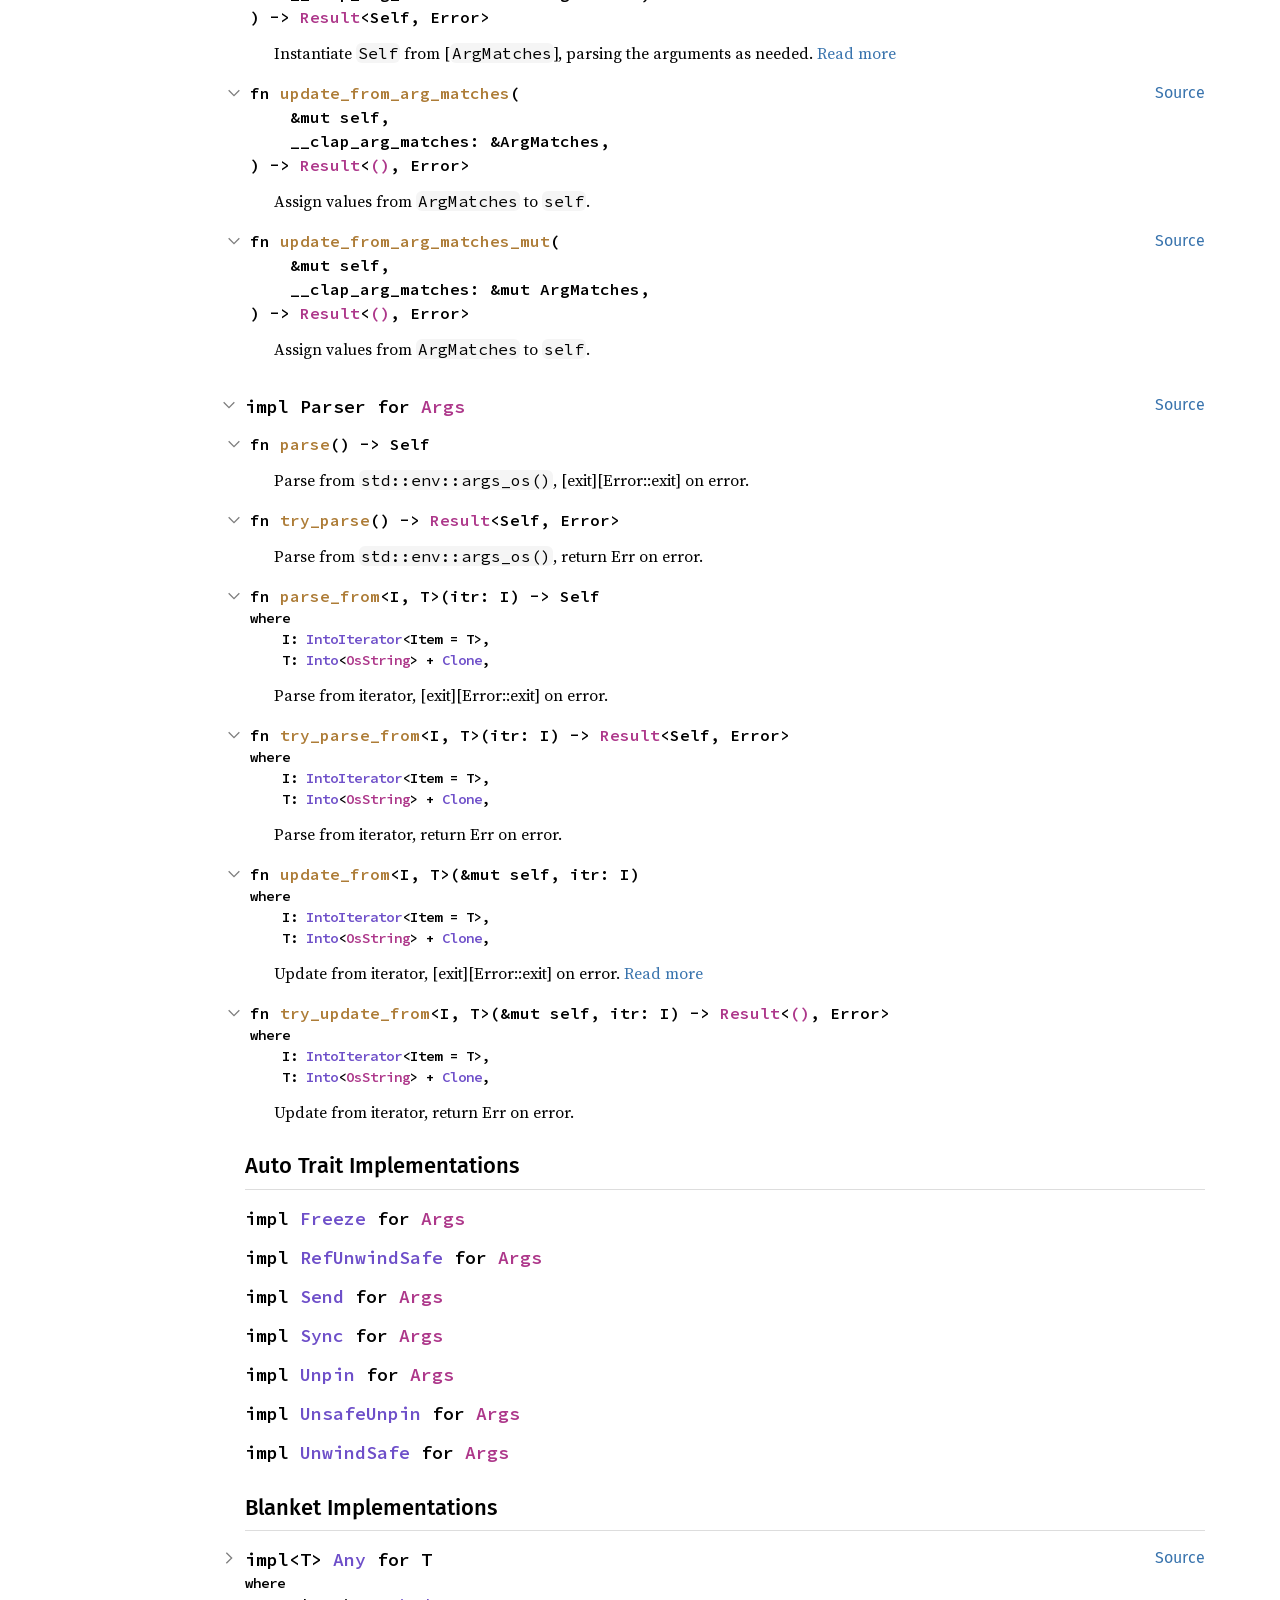
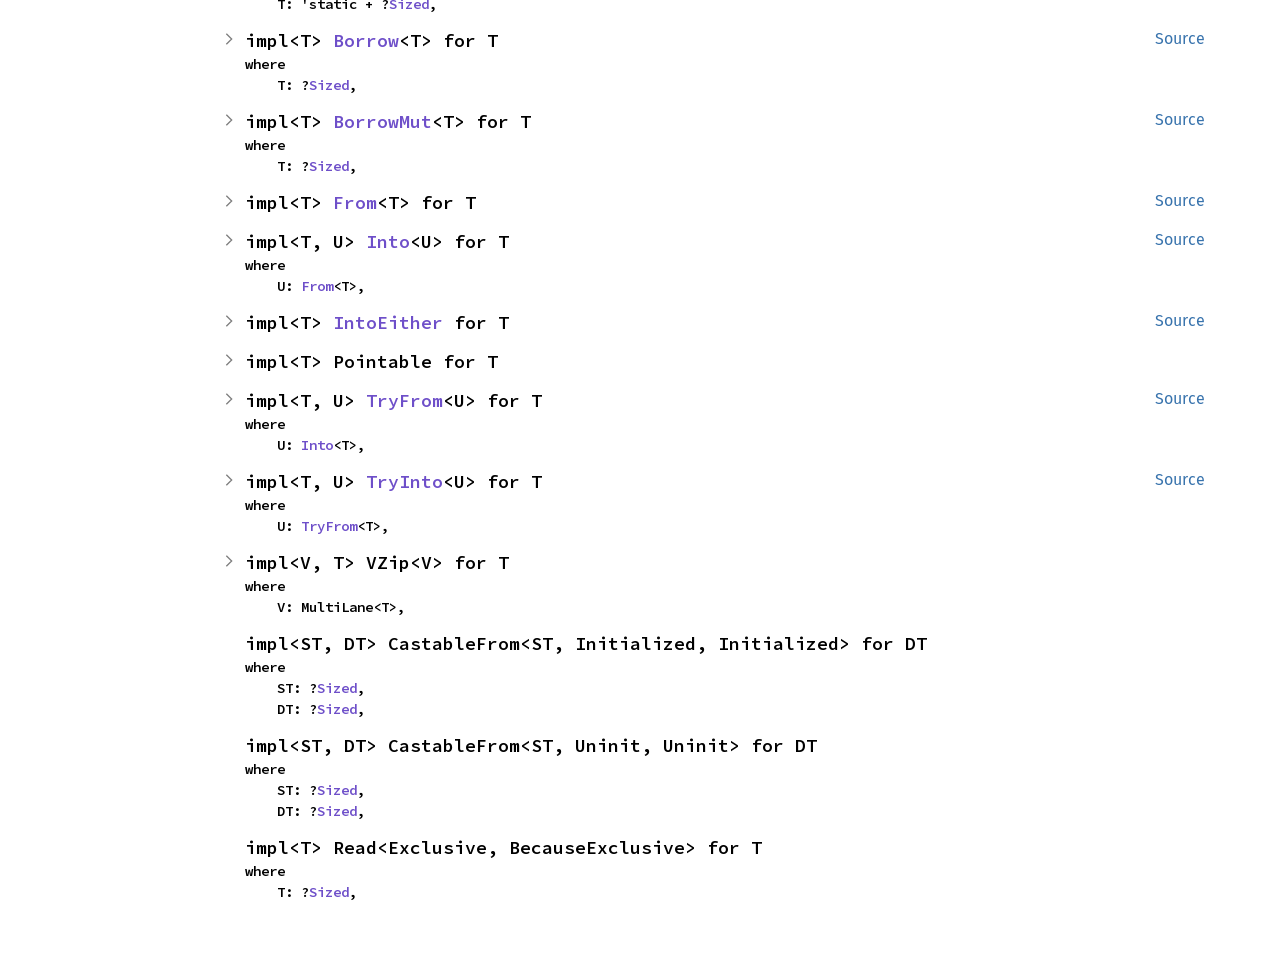
<file: docs/sep/sep/struct.Args.html>
<!DOCTYPE html><html lang="en"><head><meta charset="utf-8"><meta name="viewport" content="width=device-width, initial-scale=1.0"><meta name="generator" content="rustdoc"><meta name="description" content="A program that takes a query, embeds them and then finds it in a text."><title>Args in sep - Rust</title><script>if(window.location.protocol!=="file:")document.head.insertAdjacentHTML("beforeend","SourceSerif4-Regular-6b053e98.ttf.woff2,FiraSans-Italic-81dc35de.woff2,FiraSans-Regular-0fe48ade.woff2,FiraSans-MediumItalic-ccf7e434.woff2,FiraSans-Medium-e1aa3f0a.woff2,SourceCodePro-Regular-8badfe75.ttf.woff2,SourceCodePro-Semibold-aa29a496.ttf.woff2".split(",").map(f=>`<link rel="preload" as="font" type="font/woff2"href="../static.files/${f}">`).join(""))</script><link rel="stylesheet" href="../static.files/normalize-9960930a.css"><link rel="stylesheet" href="../static.files/rustdoc-17e0aaed.css"><meta name="rustdoc-vars" data-root-path="../" data-static-root-path="../static.files/" data-current-crate="sep" data-themes="" data-resource-suffix="" data-rustdoc-version="1.96.0 (ac68faa20 2026-05-25)" data-channel="1.96.0" data-search-js="search-b5634cc7.js" data-stringdex-js="stringdex-2da4960a.js" data-settings-js="settings-170eb4bf.js" ><script src="../static.files/storage-41dd4d93.js"></script><script defer src="sidebar-items.js"></script><script defer src="../static.files/main-5013f961.js"></script><noscript><link rel="stylesheet" href="../static.files/noscript-f7c3ffd8.css"></noscript><link rel="alternate icon" type="image/png" href="../static.files/favicon-32x32-eab170b8.png"><link rel="icon" type="image/svg+xml" href="../static.files/favicon-044be391.svg"></head><body class="rustdoc struct"><a class="skip-main-content" href="#main-content">Skip to main content</a><!--[if lte IE 11]><div class="warning">This old browser is unsupported and will most likely display funky things.</div><![endif]--><rustdoc-topbar><h2><a href="#">Args</a></h2></rustdoc-topbar><nav class="sidebar"><div class="sidebar-crate"><h2><a href="../sep/index.html">sep</a><span class="version">0.1.0</span></h2></div><div class="sidebar-elems"><section id="rustdoc-toc"><h2 class="location"><a href="#">Args</a></h2><h3><a href="#fields">Fields</a></h3><ul class="block structfield"><li><a href="#structfield.model" title="model">model</a></li><li><a href="#structfield.punct_threshold" title="punct_threshold">punct_threshold</a></li><li><a href="#structfield.query" title="query">query</a></li><li><a href="#structfield.raw" title="raw">raw</a></li></ul><h3><a href="#trait-implementations">Trait Implementations</a></h3><ul class="block trait-implementation"><li><a href="#impl-Args-for-Args" title="Args">Args</a></li><li><a href="#impl-CommandFactory-for-Args" title="CommandFactory">CommandFactory</a></li><li><a href="#impl-Debug-for-Args" title="Debug">Debug</a></li><li><a href="#impl-FromArgMatches-for-Args" title="FromArgMatches">FromArgMatches</a></li><li><a href="#impl-Parser-for-Args" title="Parser">Parser</a></li></ul><h3><a href="#synthetic-implementations">Auto Trait Implementations</a></h3><ul class="block synthetic-implementation"><li><a href="#impl-Freeze-for-Args" title="Freeze">Freeze</a></li><li><a href="#impl-RefUnwindSafe-for-Args" title="RefUnwindSafe">RefUnwindSafe</a></li><li><a href="#impl-Send-for-Args" title="Send">Send</a></li><li><a href="#impl-Sync-for-Args" title="Sync">Sync</a></li><li><a href="#impl-Unpin-for-Args" title="Unpin">Unpin</a></li><li><a href="#impl-UnsafeUnpin-for-Args" title="UnsafeUnpin">UnsafeUnpin</a></li><li><a href="#impl-UnwindSafe-for-Args" title="UnwindSafe">UnwindSafe</a></li></ul><h3><a href="#blanket-implementations">Blanket Implementations</a></h3><ul class="block blanket-implementation"><li><a href="#impl-Any-for-T" title="Any">Any</a></li><li><a href="#impl-Borrow%3CT%3E-for-T" title="Borrow&#60;T&#62;">Borrow&#60;T&#62;</a></li><li><a href="#impl-BorrowMut%3CT%3E-for-T" title="BorrowMut&#60;T&#62;">BorrowMut&#60;T&#62;</a></li><li><a href="#impl-CastableFrom%3CST,+Initialized,+Initialized%3E-for-DT" title="CastableFrom&#60;ST, Initialized, Initialized&#62;">CastableFrom&#60;ST, Initialized, Initialized&#62;</a></li><li><a href="#impl-CastableFrom%3CST,+Uninit,+Uninit%3E-for-DT" title="CastableFrom&#60;ST, Uninit, Uninit&#62;">CastableFrom&#60;ST, Uninit, Uninit&#62;</a></li><li><a href="#impl-From%3CT%3E-for-T" title="From&#60;T&#62;">From&#60;T&#62;</a></li><li><a href="#impl-Into%3CU%3E-for-T" title="Into&#60;U&#62;">Into&#60;U&#62;</a></li><li><a href="#impl-IntoEither-for-T" title="IntoEither">IntoEither</a></li><li><a href="#impl-Pointable-for-T" title="Pointable">Pointable</a></li><li><a href="#impl-Read%3CExclusive,+BecauseExclusive%3E-for-T" title="Read&#60;Exclusive, BecauseExclusive&#62;">Read&#60;Exclusive, BecauseExclusive&#62;</a></li><li><a href="#impl-TryFrom%3CU%3E-for-T" title="TryFrom&#60;U&#62;">TryFrom&#60;U&#62;</a></li><li><a href="#impl-TryInto%3CU%3E-for-T" title="TryInto&#60;U&#62;">TryInto&#60;U&#62;</a></li><li><a href="#impl-VZip%3CV%3E-for-T" title="VZip&#60;V&#62;">VZip&#60;V&#62;</a></li></ul></section><div id="rustdoc-modnav"><h2 class="in-crate"><a href="index.html">In crate sep</a></h2></div></div></nav><div class="sidebar-resizer" title="Drag to resize sidebar"></div><main><div class="width-limiter"><section id="main-content" class="content" tabindex="-1"><div class="main-heading"><div class="rustdoc-breadcrumbs"><a href="index.html">sep</a></div><h1>Struct <span class="struct">Args</span>&nbsp;<button id="copy-path" title="Copy item path to clipboard">Copy item path</button></h1><rustdoc-toolbar></rustdoc-toolbar><span class="sub-heading"><a class="src" href="../src/sep/main.rs.html#38-60">Source</a> </span></div><pre class="rust item-decl"><code>pub(crate) struct Args {
    pub(crate) query: <a class="struct" href="https://doc.rust-lang.org/1.96.0/alloc/string/struct.String.html" title="struct alloc::string::String">String</a>,
    pub(crate) model: EmbeddingModel,
    pub(crate) punct_threshold: <a class="primitive" href="https://doc.rust-lang.org/1.96.0/std/primitive.f64.html">f64</a>,
    pub(crate) raw: <a class="primitive" href="https://doc.rust-lang.org/1.96.0/std/primitive.bool.html">bool</a>,
}</code></pre><details class="toggle top-doc" open><summary class="hideme"><span>Expand description</span></summary><div class="docblock"><p>A program that takes a query, embeds
them and then finds it in a text.</p>
</div></details><h2 id="fields" class="fields section-header">Fields<a href="#fields" class="anchor">§</a></h2><span id="structfield.query" class="structfield section-header"><a href="#structfield.query" class="anchor field">§</a><code>query: <a class="struct" href="https://doc.rust-lang.org/1.96.0/alloc/string/struct.String.html" title="struct alloc::string::String">String</a></code></span><div class="docblock"><p>The query to embed and look for.</p>
</div><span id="structfield.model" class="structfield section-header"><a href="#structfield.model" class="anchor field">§</a><code>model: EmbeddingModel</code></span><div class="docblock"><p>The model that is used.
Available models: <a href="https://docs.rs/fastembed/latest/fastembed/enum.EmbeddingModel.html#variants">https://docs.rs/fastembed/latest/fastembed/enum.EmbeddingModel.html#variants</a></p>
</div><span id="structfield.punct_threshold" class="structfield section-header"><a href="#structfield.punct_threshold" class="anchor field">§</a><code>punct_threshold: <a class="primitive" href="https://doc.rust-lang.org/1.96.0/std/primitive.f64.html">f64</a></code></span><div class="docblock"><p>The program checks if 1 or 2 spaces follow each period
to attempt to determine if the text uses 2 spaces or 1 spaces
after each point to end a sentence. The threshold using it
can be configured, so if you know that each period at the
end of a sentence is followed by 2 spaces, you can set this at
1, so it is guaranteed to split with 2 spaces instead of 1 space.
Do not that the system may not catch periods that are not followed
by some whitespace, e.g. citations. Please provide a value
between 0 and 1</p>
</div><span id="structfield.raw" class="structfield section-header"><a href="#structfield.raw" class="anchor field">§</a><code>raw: <a class="primitive" href="https://doc.rust-lang.org/1.96.0/std/primitive.bool.html">bool</a></code></span><div class="docblock"><p>If the program should output, useful when writing
to a file.</p>
</div><h2 id="trait-implementations" class="section-header">Trait Implementations<a href="#trait-implementations" class="anchor">§</a></h2><div id="trait-implementations-list"><details class="toggle implementors-toggle" open><summary><section id="impl-Args-for-Args" class="impl"><a class="src rightside" href="../src/sep/main.rs.html#36">Source</a><a href="#impl-Args-for-Args" class="anchor">§</a><h3 class="code-header">impl Args for <a class="struct" href="struct.Args.html" title="struct sep::Args">Args</a></h3></section></summary><div class="impl-items"><details class="toggle method-toggle" open><summary><section id="method.group_id" class="method trait-impl"><a class="src rightside" href="../src/sep/main.rs.html#36">Source</a><a href="#method.group_id" class="anchor">§</a><h4 class="code-header">fn <a class="fn">group_id</a>() -&gt; <a class="enum" href="https://doc.rust-lang.org/1.96.0/core/option/enum.Option.html" title="enum core::option::Option">Option</a>&lt;Id&gt;</h4></section></summary><div class='docblock'>Report the [<code>ArgGroup::id</code>][crate::ArgGroup::id] for this set of arguments</div></details><details class="toggle method-toggle" open><summary><section id="method.augment_args" class="method trait-impl"><a class="src rightside" href="../src/sep/main.rs.html#36">Source</a><a href="#method.augment_args" class="anchor">§</a><h4 class="code-header">fn <a class="fn">augment_args</a>&lt;'b&gt;(__clap_app: Command) -&gt; Command</h4></section></summary><div class='docblock'>Append to [<code>Command</code>] so it can instantiate <code>Self</code> via
[<code>FromArgMatches::from_arg_matches_mut</code>] <a>Read more</a></div></details><details class="toggle method-toggle" open><summary><section id="method.augment_args_for_update" class="method trait-impl"><a class="src rightside" href="../src/sep/main.rs.html#36">Source</a><a href="#method.augment_args_for_update" class="anchor">§</a><h4 class="code-header">fn <a class="fn">augment_args_for_update</a>&lt;'b&gt;(__clap_app: Command) -&gt; Command</h4></section></summary><div class='docblock'>Append to [<code>Command</code>] so it can instantiate <code>self</code> via
[<code>FromArgMatches::update_from_arg_matches_mut</code>] <a>Read more</a></div></details></div></details><details class="toggle implementors-toggle" open><summary><section id="impl-CommandFactory-for-Args" class="impl"><a class="src rightside" href="../src/sep/main.rs.html#36">Source</a><a href="#impl-CommandFactory-for-Args" class="anchor">§</a><h3 class="code-header">impl CommandFactory for <a class="struct" href="struct.Args.html" title="struct sep::Args">Args</a></h3></section></summary><div class="impl-items"><details class="toggle method-toggle" open><summary><section id="method.command" class="method trait-impl"><a class="src rightside" href="../src/sep/main.rs.html#36">Source</a><a href="#method.command" class="anchor">§</a><h4 class="code-header">fn <a class="fn">command</a>&lt;'b&gt;() -&gt; Command</h4></section></summary><div class='docblock'>Build a [<code>Command</code>] that can instantiate <code>Self</code>. <a>Read more</a></div></details><details class="toggle method-toggle" open><summary><section id="method.command_for_update" class="method trait-impl"><a class="src rightside" href="../src/sep/main.rs.html#36">Source</a><a href="#method.command_for_update" class="anchor">§</a><h4 class="code-header">fn <a class="fn">command_for_update</a>&lt;'b&gt;() -&gt; Command</h4></section></summary><div class='docblock'>Build a [<code>Command</code>] that can update <code>self</code>. <a>Read more</a></div></details></div></details><details class="toggle implementors-toggle" open><summary><section id="impl-Debug-for-Args" class="impl"><a class="src rightside" href="../src/sep/main.rs.html#36">Source</a><a href="#impl-Debug-for-Args" class="anchor">§</a><h3 class="code-header">impl <a class="trait" href="https://doc.rust-lang.org/1.96.0/core/fmt/trait.Debug.html" title="trait core::fmt::Debug">Debug</a> for <a class="struct" href="struct.Args.html" title="struct sep::Args">Args</a></h3></section></summary><div class="impl-items"><details class="toggle method-toggle" open><summary><section id="method.fmt" class="method trait-impl"><a class="src rightside" href="../src/sep/main.rs.html#36">Source</a><a href="#method.fmt" class="anchor">§</a><h4 class="code-header">fn <a href="https://doc.rust-lang.org/1.96.0/core/fmt/trait.Debug.html#tymethod.fmt" class="fn">fmt</a>(&amp;self, f: &amp;mut <a class="struct" href="https://doc.rust-lang.org/1.96.0/core/fmt/struct.Formatter.html" title="struct core::fmt::Formatter">Formatter</a>&lt;'_&gt;) -&gt; <a class="type" href="https://doc.rust-lang.org/1.96.0/core/fmt/type.Result.html" title="type core::fmt::Result">Result</a></h4></section></summary><div class='docblock'>Formats the value using the given formatter. <a href="https://doc.rust-lang.org/1.96.0/core/fmt/trait.Debug.html#tymethod.fmt">Read more</a></div></details></div></details><details class="toggle implementors-toggle" open><summary><section id="impl-FromArgMatches-for-Args" class="impl"><a class="src rightside" href="../src/sep/main.rs.html#36">Source</a><a href="#impl-FromArgMatches-for-Args" class="anchor">§</a><h3 class="code-header">impl FromArgMatches for <a class="struct" href="struct.Args.html" title="struct sep::Args">Args</a></h3></section></summary><div class="impl-items"><details class="toggle method-toggle" open><summary><section id="method.from_arg_matches" class="method trait-impl"><a class="src rightside" href="../src/sep/main.rs.html#36">Source</a><a href="#method.from_arg_matches" class="anchor">§</a><h4 class="code-header">fn <a class="fn">from_arg_matches</a>(__clap_arg_matches: &amp;ArgMatches) -&gt; <a class="enum" href="https://doc.rust-lang.org/1.96.0/core/result/enum.Result.html" title="enum core::result::Result">Result</a>&lt;Self, Error&gt;</h4></section></summary><div class='docblock'>Instantiate <code>Self</code> from [<code>ArgMatches</code>], parsing the arguments as needed. <a>Read more</a></div></details><details class="toggle method-toggle" open><summary><section id="method.from_arg_matches_mut" class="method trait-impl"><a class="src rightside" href="../src/sep/main.rs.html#36">Source</a><a href="#method.from_arg_matches_mut" class="anchor">§</a><h4 class="code-header">fn <a class="fn">from_arg_matches_mut</a>(
    __clap_arg_matches: &amp;mut ArgMatches,
) -&gt; <a class="enum" href="https://doc.rust-lang.org/1.96.0/core/result/enum.Result.html" title="enum core::result::Result">Result</a>&lt;Self, Error&gt;</h4></section></summary><div class='docblock'>Instantiate <code>Self</code> from [<code>ArgMatches</code>], parsing the arguments as needed. <a>Read more</a></div></details><details class="toggle method-toggle" open><summary><section id="method.update_from_arg_matches" class="method trait-impl"><a class="src rightside" href="../src/sep/main.rs.html#36">Source</a><a href="#method.update_from_arg_matches" class="anchor">§</a><h4 class="code-header">fn <a class="fn">update_from_arg_matches</a>(
    &amp;mut self,
    __clap_arg_matches: &amp;ArgMatches,
) -&gt; <a class="enum" href="https://doc.rust-lang.org/1.96.0/core/result/enum.Result.html" title="enum core::result::Result">Result</a>&lt;<a class="primitive" href="https://doc.rust-lang.org/1.96.0/std/primitive.unit.html">()</a>, Error&gt;</h4></section></summary><div class='docblock'>Assign values from <code>ArgMatches</code> to <code>self</code>.</div></details><details class="toggle method-toggle" open><summary><section id="method.update_from_arg_matches_mut" class="method trait-impl"><a class="src rightside" href="../src/sep/main.rs.html#36">Source</a><a href="#method.update_from_arg_matches_mut" class="anchor">§</a><h4 class="code-header">fn <a class="fn">update_from_arg_matches_mut</a>(
    &amp;mut self,
    __clap_arg_matches: &amp;mut ArgMatches,
) -&gt; <a class="enum" href="https://doc.rust-lang.org/1.96.0/core/result/enum.Result.html" title="enum core::result::Result">Result</a>&lt;<a class="primitive" href="https://doc.rust-lang.org/1.96.0/std/primitive.unit.html">()</a>, Error&gt;</h4></section></summary><div class='docblock'>Assign values from <code>ArgMatches</code> to <code>self</code>.</div></details></div></details><details class="toggle implementors-toggle" open><summary><section id="impl-Parser-for-Args" class="impl"><a class="src rightside" href="../src/sep/main.rs.html#36">Source</a><a href="#impl-Parser-for-Args" class="anchor">§</a><h3 class="code-header">impl Parser for <a class="struct" href="struct.Args.html" title="struct sep::Args">Args</a></h3></section></summary><div class="impl-items"><details class="toggle method-toggle" open><summary><section id="method.parse" class="method trait-impl"><a href="#method.parse" class="anchor">§</a><h4 class="code-header">fn <a class="fn">parse</a>() -&gt; Self</h4></section></summary><div class='docblock'>Parse from <code>std::env::args_os()</code>, [exit][Error::exit] on error.</div></details><details class="toggle method-toggle" open><summary><section id="method.try_parse" class="method trait-impl"><a href="#method.try_parse" class="anchor">§</a><h4 class="code-header">fn <a class="fn">try_parse</a>() -&gt; <a class="enum" href="https://doc.rust-lang.org/1.96.0/core/result/enum.Result.html" title="enum core::result::Result">Result</a>&lt;Self, Error&gt;</h4></section></summary><div class='docblock'>Parse from <code>std::env::args_os()</code>, return Err on error.</div></details><details class="toggle method-toggle" open><summary><section id="method.parse_from" class="method trait-impl"><a href="#method.parse_from" class="anchor">§</a><h4 class="code-header">fn <a class="fn">parse_from</a>&lt;I, T&gt;(itr: I) -&gt; Self<div class="where">where
    I: <a class="trait" href="https://doc.rust-lang.org/1.96.0/core/iter/traits/collect/trait.IntoIterator.html" title="trait core::iter::traits::collect::IntoIterator">IntoIterator</a>&lt;Item = T&gt;,
    T: <a class="trait" href="https://doc.rust-lang.org/1.96.0/core/convert/trait.Into.html" title="trait core::convert::Into">Into</a>&lt;<a class="struct" href="https://doc.rust-lang.org/1.96.0/std/ffi/os_str/struct.OsString.html" title="struct std::ffi::os_str::OsString">OsString</a>&gt; + <a class="trait" href="https://doc.rust-lang.org/1.96.0/core/clone/trait.Clone.html" title="trait core::clone::Clone">Clone</a>,</div></h4></section></summary><div class='docblock'>Parse from iterator, [exit][Error::exit] on error.</div></details><details class="toggle method-toggle" open><summary><section id="method.try_parse_from" class="method trait-impl"><a href="#method.try_parse_from" class="anchor">§</a><h4 class="code-header">fn <a class="fn">try_parse_from</a>&lt;I, T&gt;(itr: I) -&gt; <a class="enum" href="https://doc.rust-lang.org/1.96.0/core/result/enum.Result.html" title="enum core::result::Result">Result</a>&lt;Self, Error&gt;<div class="where">where
    I: <a class="trait" href="https://doc.rust-lang.org/1.96.0/core/iter/traits/collect/trait.IntoIterator.html" title="trait core::iter::traits::collect::IntoIterator">IntoIterator</a>&lt;Item = T&gt;,
    T: <a class="trait" href="https://doc.rust-lang.org/1.96.0/core/convert/trait.Into.html" title="trait core::convert::Into">Into</a>&lt;<a class="struct" href="https://doc.rust-lang.org/1.96.0/std/ffi/os_str/struct.OsString.html" title="struct std::ffi::os_str::OsString">OsString</a>&gt; + <a class="trait" href="https://doc.rust-lang.org/1.96.0/core/clone/trait.Clone.html" title="trait core::clone::Clone">Clone</a>,</div></h4></section></summary><div class='docblock'>Parse from iterator, return Err on error.</div></details><details class="toggle method-toggle" open><summary><section id="method.update_from" class="method trait-impl"><a href="#method.update_from" class="anchor">§</a><h4 class="code-header">fn <a class="fn">update_from</a>&lt;I, T&gt;(&amp;mut self, itr: I)<div class="where">where
    I: <a class="trait" href="https://doc.rust-lang.org/1.96.0/core/iter/traits/collect/trait.IntoIterator.html" title="trait core::iter::traits::collect::IntoIterator">IntoIterator</a>&lt;Item = T&gt;,
    T: <a class="trait" href="https://doc.rust-lang.org/1.96.0/core/convert/trait.Into.html" title="trait core::convert::Into">Into</a>&lt;<a class="struct" href="https://doc.rust-lang.org/1.96.0/std/ffi/os_str/struct.OsString.html" title="struct std::ffi::os_str::OsString">OsString</a>&gt; + <a class="trait" href="https://doc.rust-lang.org/1.96.0/core/clone/trait.Clone.html" title="trait core::clone::Clone">Clone</a>,</div></h4></section></summary><div class='docblock'>Update from iterator, [exit][Error::exit] on error. <a>Read more</a></div></details><details class="toggle method-toggle" open><summary><section id="method.try_update_from" class="method trait-impl"><a href="#method.try_update_from" class="anchor">§</a><h4 class="code-header">fn <a class="fn">try_update_from</a>&lt;I, T&gt;(&amp;mut self, itr: I) -&gt; <a class="enum" href="https://doc.rust-lang.org/1.96.0/core/result/enum.Result.html" title="enum core::result::Result">Result</a>&lt;<a class="primitive" href="https://doc.rust-lang.org/1.96.0/std/primitive.unit.html">()</a>, Error&gt;<div class="where">where
    I: <a class="trait" href="https://doc.rust-lang.org/1.96.0/core/iter/traits/collect/trait.IntoIterator.html" title="trait core::iter::traits::collect::IntoIterator">IntoIterator</a>&lt;Item = T&gt;,
    T: <a class="trait" href="https://doc.rust-lang.org/1.96.0/core/convert/trait.Into.html" title="trait core::convert::Into">Into</a>&lt;<a class="struct" href="https://doc.rust-lang.org/1.96.0/std/ffi/os_str/struct.OsString.html" title="struct std::ffi::os_str::OsString">OsString</a>&gt; + <a class="trait" href="https://doc.rust-lang.org/1.96.0/core/clone/trait.Clone.html" title="trait core::clone::Clone">Clone</a>,</div></h4></section></summary><div class='docblock'>Update from iterator, return Err on error.</div></details></div></details></div><h2 id="synthetic-implementations" class="section-header">Auto Trait Implementations<a href="#synthetic-implementations" class="anchor">§</a></h2><div id="synthetic-implementations-list"><section id="impl-Freeze-for-Args" class="impl"><a href="#impl-Freeze-for-Args" class="anchor">§</a><h3 class="code-header">impl <a class="trait" href="https://doc.rust-lang.org/1.96.0/core/marker/trait.Freeze.html" title="trait core::marker::Freeze">Freeze</a> for <a class="struct" href="struct.Args.html" title="struct sep::Args">Args</a></h3></section><section id="impl-RefUnwindSafe-for-Args" class="impl"><a href="#impl-RefUnwindSafe-for-Args" class="anchor">§</a><h3 class="code-header">impl <a class="trait" href="https://doc.rust-lang.org/1.96.0/core/panic/unwind_safe/trait.RefUnwindSafe.html" title="trait core::panic::unwind_safe::RefUnwindSafe">RefUnwindSafe</a> for <a class="struct" href="struct.Args.html" title="struct sep::Args">Args</a></h3></section><section id="impl-Send-for-Args" class="impl"><a href="#impl-Send-for-Args" class="anchor">§</a><h3 class="code-header">impl <a class="trait" href="https://doc.rust-lang.org/1.96.0/core/marker/trait.Send.html" title="trait core::marker::Send">Send</a> for <a class="struct" href="struct.Args.html" title="struct sep::Args">Args</a></h3></section><section id="impl-Sync-for-Args" class="impl"><a href="#impl-Sync-for-Args" class="anchor">§</a><h3 class="code-header">impl <a class="trait" href="https://doc.rust-lang.org/1.96.0/core/marker/trait.Sync.html" title="trait core::marker::Sync">Sync</a> for <a class="struct" href="struct.Args.html" title="struct sep::Args">Args</a></h3></section><section id="impl-Unpin-for-Args" class="impl"><a href="#impl-Unpin-for-Args" class="anchor">§</a><h3 class="code-header">impl <a class="trait" href="https://doc.rust-lang.org/1.96.0/core/marker/trait.Unpin.html" title="trait core::marker::Unpin">Unpin</a> for <a class="struct" href="struct.Args.html" title="struct sep::Args">Args</a></h3></section><section id="impl-UnsafeUnpin-for-Args" class="impl"><a href="#impl-UnsafeUnpin-for-Args" class="anchor">§</a><h3 class="code-header">impl <a class="trait" href="https://doc.rust-lang.org/1.96.0/core/marker/trait.UnsafeUnpin.html" title="trait core::marker::UnsafeUnpin">UnsafeUnpin</a> for <a class="struct" href="struct.Args.html" title="struct sep::Args">Args</a></h3></section><section id="impl-UnwindSafe-for-Args" class="impl"><a href="#impl-UnwindSafe-for-Args" class="anchor">§</a><h3 class="code-header">impl <a class="trait" href="https://doc.rust-lang.org/1.96.0/core/panic/unwind_safe/trait.UnwindSafe.html" title="trait core::panic::unwind_safe::UnwindSafe">UnwindSafe</a> for <a class="struct" href="struct.Args.html" title="struct sep::Args">Args</a></h3></section></div><h2 id="blanket-implementations" class="section-header">Blanket Implementations<a href="#blanket-implementations" class="anchor">§</a></h2><div id="blanket-implementations-list"><details class="toggle implementors-toggle"><summary><section id="impl-Any-for-T" class="impl"><a class="src rightside" href="https://doc.rust-lang.org/1.96.0/src/core/any.rs.html#141">Source</a><a href="#impl-Any-for-T" class="anchor">§</a><h3 class="code-header">impl&lt;T&gt; <a class="trait" href="https://doc.rust-lang.org/1.96.0/core/any/trait.Any.html" title="trait core::any::Any">Any</a> for T<div class="where">where
    T: 'static + ?<a class="trait" href="https://doc.rust-lang.org/1.96.0/core/marker/trait.Sized.html" title="trait core::marker::Sized">Sized</a>,</div></h3></section></summary><div class="impl-items"><details class="toggle method-toggle" open><summary><section id="method.type_id" class="method trait-impl"><a class="src rightside" href="https://doc.rust-lang.org/1.96.0/src/core/any.rs.html#142">Source</a><a href="#method.type_id" class="anchor">§</a><h4 class="code-header">fn <a href="https://doc.rust-lang.org/1.96.0/core/any/trait.Any.html#tymethod.type_id" class="fn">type_id</a>(&amp;self) -&gt; <a class="struct" href="https://doc.rust-lang.org/1.96.0/core/any/struct.TypeId.html" title="struct core::any::TypeId">TypeId</a></h4></section></summary><div class='docblock'>Gets the <code>TypeId</code> of <code>self</code>. <a href="https://doc.rust-lang.org/1.96.0/core/any/trait.Any.html#tymethod.type_id">Read more</a></div></details></div></details><details class="toggle implementors-toggle"><summary><section id="impl-Borrow%3CT%3E-for-T" class="impl"><a class="src rightside" href="https://doc.rust-lang.org/1.96.0/src/core/borrow.rs.html#212">Source</a><a href="#impl-Borrow%3CT%3E-for-T" class="anchor">§</a><h3 class="code-header">impl&lt;T&gt; <a class="trait" href="https://doc.rust-lang.org/1.96.0/core/borrow/trait.Borrow.html" title="trait core::borrow::Borrow">Borrow</a>&lt;T&gt; for T<div class="where">where
    T: ?<a class="trait" href="https://doc.rust-lang.org/1.96.0/core/marker/trait.Sized.html" title="trait core::marker::Sized">Sized</a>,</div></h3></section></summary><div class="impl-items"><details class="toggle method-toggle" open><summary><section id="method.borrow" class="method trait-impl"><a class="src rightside" href="https://doc.rust-lang.org/1.96.0/src/core/borrow.rs.html#214">Source</a><a href="#method.borrow" class="anchor">§</a><h4 class="code-header">fn <a href="https://doc.rust-lang.org/1.96.0/core/borrow/trait.Borrow.html#tymethod.borrow" class="fn">borrow</a>(&amp;self) -&gt; <a class="primitive" href="https://doc.rust-lang.org/1.96.0/std/primitive.reference.html">&amp;T</a></h4></section></summary><div class='docblock'>Immutably borrows from an owned value. <a href="https://doc.rust-lang.org/1.96.0/core/borrow/trait.Borrow.html#tymethod.borrow">Read more</a></div></details></div></details><details class="toggle implementors-toggle"><summary><section id="impl-BorrowMut%3CT%3E-for-T" class="impl"><a class="src rightside" href="https://doc.rust-lang.org/1.96.0/src/core/borrow.rs.html#221">Source</a><a href="#impl-BorrowMut%3CT%3E-for-T" class="anchor">§</a><h3 class="code-header">impl&lt;T&gt; <a class="trait" href="https://doc.rust-lang.org/1.96.0/core/borrow/trait.BorrowMut.html" title="trait core::borrow::BorrowMut">BorrowMut</a>&lt;T&gt; for T<div class="where">where
    T: ?<a class="trait" href="https://doc.rust-lang.org/1.96.0/core/marker/trait.Sized.html" title="trait core::marker::Sized">Sized</a>,</div></h3></section></summary><div class="impl-items"><details class="toggle method-toggle" open><summary><section id="method.borrow_mut" class="method trait-impl"><a class="src rightside" href="https://doc.rust-lang.org/1.96.0/src/core/borrow.rs.html#222">Source</a><a href="#method.borrow_mut" class="anchor">§</a><h4 class="code-header">fn <a href="https://doc.rust-lang.org/1.96.0/core/borrow/trait.BorrowMut.html#tymethod.borrow_mut" class="fn">borrow_mut</a>(&amp;mut self) -&gt; <a class="primitive" href="https://doc.rust-lang.org/1.96.0/std/primitive.reference.html">&amp;mut T</a></h4></section></summary><div class='docblock'>Mutably borrows from an owned value. <a href="https://doc.rust-lang.org/1.96.0/core/borrow/trait.BorrowMut.html#tymethod.borrow_mut">Read more</a></div></details></div></details><details class="toggle implementors-toggle"><summary><section id="impl-From%3CT%3E-for-T" class="impl"><a class="src rightside" href="https://doc.rust-lang.org/1.96.0/src/core/convert/mod.rs.html#785">Source</a><a href="#impl-From%3CT%3E-for-T" class="anchor">§</a><h3 class="code-header">impl&lt;T&gt; <a class="trait" href="https://doc.rust-lang.org/1.96.0/core/convert/trait.From.html" title="trait core::convert::From">From</a>&lt;T&gt; for T</h3></section></summary><div class="impl-items"><details class="toggle method-toggle" open><summary><section id="method.from" class="method trait-impl"><a class="src rightside" href="https://doc.rust-lang.org/1.96.0/src/core/convert/mod.rs.html#788">Source</a><a href="#method.from" class="anchor">§</a><h4 class="code-header">fn <a href="https://doc.rust-lang.org/1.96.0/core/convert/trait.From.html#tymethod.from" class="fn">from</a>(t: T) -&gt; T</h4></section></summary><div class="docblock"><p>Returns the argument unchanged.</p>
</div></details></div></details><details class="toggle implementors-toggle"><summary><section id="impl-Into%3CU%3E-for-T" class="impl"><a class="src rightside" href="https://doc.rust-lang.org/1.96.0/src/core/convert/mod.rs.html#767-769">Source</a><a href="#impl-Into%3CU%3E-for-T" class="anchor">§</a><h3 class="code-header">impl&lt;T, U&gt; <a class="trait" href="https://doc.rust-lang.org/1.96.0/core/convert/trait.Into.html" title="trait core::convert::Into">Into</a>&lt;U&gt; for T<div class="where">where
    U: <a class="trait" href="https://doc.rust-lang.org/1.96.0/core/convert/trait.From.html" title="trait core::convert::From">From</a>&lt;T&gt;,</div></h3></section></summary><div class="impl-items"><details class="toggle method-toggle" open><summary><section id="method.into" class="method trait-impl"><a class="src rightside" href="https://doc.rust-lang.org/1.96.0/src/core/convert/mod.rs.html#777">Source</a><a href="#method.into" class="anchor">§</a><h4 class="code-header">fn <a href="https://doc.rust-lang.org/1.96.0/core/convert/trait.Into.html#tymethod.into" class="fn">into</a>(self) -&gt; U</h4></section></summary><div class="docblock"><p>Calls <code>U::from(self)</code>.</p>
<p>That is, this conversion is whatever the implementation of
<code><a href="https://doc.rust-lang.org/1.96.0/core/convert/trait.From.html" title="trait core::convert::From">From</a>&lt;T&gt; for U</code> chooses to do.</p>
</div></details></div></details><details class="toggle implementors-toggle"><summary><section id="impl-IntoEither-for-T" class="impl"><a class="src rightside" href="https://docs.rs/either/1/src/either/into_either.rs.html#64">Source</a><a href="#impl-IntoEither-for-T" class="anchor">§</a><h3 class="code-header">impl&lt;T&gt; <a class="trait" href="https://docs.rs/either/1/either/into_either/trait.IntoEither.html" title="trait either::into_either::IntoEither">IntoEither</a> for T</h3></section></summary><div class="impl-items"><details class="toggle method-toggle" open><summary><section id="method.into_either" class="method trait-impl"><a class="src rightside" href="https://docs.rs/either/1/src/either/into_either.rs.html#29">Source</a><a href="#method.into_either" class="anchor">§</a><h4 class="code-header">fn <a href="https://docs.rs/either/1/either/into_either/trait.IntoEither.html#method.into_either" class="fn">into_either</a>(self, into_left: <a class="primitive" href="https://doc.rust-lang.org/1.96.0/std/primitive.bool.html">bool</a>) -&gt; <a class="enum" href="https://docs.rs/either/1/either/enum.Either.html" title="enum either::Either">Either</a>&lt;Self, Self&gt;</h4></section></summary><div class='docblock'>Converts <code>self</code> into a <a href="https://docs.rs/either/1/either/enum.Either.html#variant.Left" title="variant either::Either::Left"><code>Left</code></a> variant of <a href="https://docs.rs/either/1/either/enum.Either.html" title="enum either::Either"><code>Either&lt;Self, Self&gt;</code></a>
if <code>into_left</code> is <code>true</code>.
Converts <code>self</code> into a <a href="https://docs.rs/either/1/either/enum.Either.html#variant.Right" title="variant either::Either::Right"><code>Right</code></a> variant of <a href="https://docs.rs/either/1/either/enum.Either.html" title="enum either::Either"><code>Either&lt;Self, Self&gt;</code></a>
otherwise. <a href="https://docs.rs/either/1/either/into_either/trait.IntoEither.html#method.into_either">Read more</a></div></details><details class="toggle method-toggle" open><summary><section id="method.into_either_with" class="method trait-impl"><a class="src rightside" href="https://docs.rs/either/1/src/either/into_either.rs.html#55-57">Source</a><a href="#method.into_either_with" class="anchor">§</a><h4 class="code-header">fn <a href="https://docs.rs/either/1/either/into_either/trait.IntoEither.html#method.into_either_with" class="fn">into_either_with</a>&lt;F&gt;(self, into_left: F) -&gt; <a class="enum" href="https://docs.rs/either/1/either/enum.Either.html" title="enum either::Either">Either</a>&lt;Self, Self&gt;<div class="where">where
    F: <a class="trait" href="https://doc.rust-lang.org/1.96.0/core/ops/function/trait.FnOnce.html" title="trait core::ops::function::FnOnce">FnOnce</a>(&amp;Self) -&gt; <a class="primitive" href="https://doc.rust-lang.org/1.96.0/std/primitive.bool.html">bool</a>,</div></h4></section></summary><div class='docblock'>Converts <code>self</code> into a <a href="https://docs.rs/either/1/either/enum.Either.html#variant.Left" title="variant either::Either::Left"><code>Left</code></a> variant of <a href="https://docs.rs/either/1/either/enum.Either.html" title="enum either::Either"><code>Either&lt;Self, Self&gt;</code></a>
if <code>into_left(&amp;self)</code> returns <code>true</code>.
Converts <code>self</code> into a <a href="https://docs.rs/either/1/either/enum.Either.html#variant.Right" title="variant either::Either::Right"><code>Right</code></a> variant of <a href="https://docs.rs/either/1/either/enum.Either.html" title="enum either::Either"><code>Either&lt;Self, Self&gt;</code></a>
otherwise. <a href="https://docs.rs/either/1/either/into_either/trait.IntoEither.html#method.into_either_with">Read more</a></div></details></div></details><details class="toggle implementors-toggle"><summary><section id="impl-Pointable-for-T" class="impl"><a href="#impl-Pointable-for-T" class="anchor">§</a><h3 class="code-header">impl&lt;T&gt; Pointable for T</h3></section></summary><div class="impl-items"><details class="toggle" open><summary><section id="associatedconstant.ALIGN" class="associatedconstant trait-impl"><a href="#associatedconstant.ALIGN" class="anchor">§</a><h4 class="code-header">const <a class="constant">ALIGN</a>: <a class="primitive" href="https://doc.rust-lang.org/1.96.0/std/primitive.usize.html">usize</a></h4></section></summary><div class='docblock'>The alignment of pointer.</div></details><details class="toggle" open><summary><section id="associatedtype.Init" class="associatedtype trait-impl"><a href="#associatedtype.Init" class="anchor">§</a><h4 class="code-header">type <a class="associatedtype">Init</a> = T</h4></section></summary><div class='docblock'>The type for initializers.</div></details><details class="toggle method-toggle" open><summary><section id="method.init" class="method trait-impl"><a href="#method.init" class="anchor">§</a><h4 class="code-header">unsafe fn <a class="fn">init</a>(init: &lt;T as Pointable&gt;::Init) -&gt; <a class="primitive" href="https://doc.rust-lang.org/1.96.0/std/primitive.usize.html">usize</a></h4></section></summary><div class='docblock'>Initializes a with the given initializer. <a>Read more</a></div></details><details class="toggle method-toggle" open><summary><section id="method.deref" class="method trait-impl"><a href="#method.deref" class="anchor">§</a><h4 class="code-header">unsafe fn <a class="fn">deref</a>&lt;'a&gt;(ptr: <a class="primitive" href="https://doc.rust-lang.org/1.96.0/std/primitive.usize.html">usize</a>) -&gt; <a class="primitive" href="https://doc.rust-lang.org/1.96.0/std/primitive.reference.html">&amp;'a T</a></h4></section></summary><div class='docblock'>Dereferences the given pointer. <a>Read more</a></div></details><details class="toggle method-toggle" open><summary><section id="method.deref_mut" class="method trait-impl"><a href="#method.deref_mut" class="anchor">§</a><h4 class="code-header">unsafe fn <a class="fn">deref_mut</a>&lt;'a&gt;(ptr: <a class="primitive" href="https://doc.rust-lang.org/1.96.0/std/primitive.usize.html">usize</a>) -&gt; <a class="primitive" href="https://doc.rust-lang.org/1.96.0/std/primitive.reference.html">&amp;'a mut T</a></h4></section></summary><div class='docblock'>Mutably dereferences the given pointer. <a>Read more</a></div></details><details class="toggle method-toggle" open><summary><section id="method.drop" class="method trait-impl"><a href="#method.drop" class="anchor">§</a><h4 class="code-header">unsafe fn <a class="fn">drop</a>(ptr: <a class="primitive" href="https://doc.rust-lang.org/1.96.0/std/primitive.usize.html">usize</a>)</h4></section></summary><div class='docblock'>Drops the object pointed to by the given pointer. <a>Read more</a></div></details></div></details><details class="toggle implementors-toggle"><summary><section id="impl-TryFrom%3CU%3E-for-T" class="impl"><a class="src rightside" href="https://doc.rust-lang.org/1.96.0/src/core/convert/mod.rs.html#827-829">Source</a><a href="#impl-TryFrom%3CU%3E-for-T" class="anchor">§</a><h3 class="code-header">impl&lt;T, U&gt; <a class="trait" href="https://doc.rust-lang.org/1.96.0/core/convert/trait.TryFrom.html" title="trait core::convert::TryFrom">TryFrom</a>&lt;U&gt; for T<div class="where">where
    U: <a class="trait" href="https://doc.rust-lang.org/1.96.0/core/convert/trait.Into.html" title="trait core::convert::Into">Into</a>&lt;T&gt;,</div></h3></section></summary><div class="impl-items"><details class="toggle" open><summary><section id="associatedtype.Error-1" class="associatedtype trait-impl"><a class="src rightside" href="https://doc.rust-lang.org/1.96.0/src/core/convert/mod.rs.html#831">Source</a><a href="#associatedtype.Error-1" class="anchor">§</a><h4 class="code-header">type <a href="https://doc.rust-lang.org/1.96.0/core/convert/trait.TryFrom.html#associatedtype.Error" class="associatedtype">Error</a> = <a class="enum" href="https://doc.rust-lang.org/1.96.0/core/convert/enum.Infallible.html" title="enum core::convert::Infallible">Infallible</a></h4></section></summary><div class='docblock'>The type returned in the event of a conversion error.</div></details><details class="toggle method-toggle" open><summary><section id="method.try_from" class="method trait-impl"><a class="src rightside" href="https://doc.rust-lang.org/1.96.0/src/core/convert/mod.rs.html#834">Source</a><a href="#method.try_from" class="anchor">§</a><h4 class="code-header">fn <a href="https://doc.rust-lang.org/1.96.0/core/convert/trait.TryFrom.html#tymethod.try_from" class="fn">try_from</a>(value: U) -&gt; <a class="enum" href="https://doc.rust-lang.org/1.96.0/core/result/enum.Result.html" title="enum core::result::Result">Result</a>&lt;T, &lt;T as <a class="trait" href="https://doc.rust-lang.org/1.96.0/core/convert/trait.TryFrom.html" title="trait core::convert::TryFrom">TryFrom</a>&lt;U&gt;&gt;::<a class="associatedtype" href="https://doc.rust-lang.org/1.96.0/core/convert/trait.TryFrom.html#associatedtype.Error" title="type core::convert::TryFrom::Error">Error</a>&gt;</h4></section></summary><div class='docblock'>Performs the conversion.</div></details></div></details><details class="toggle implementors-toggle"><summary><section id="impl-TryInto%3CU%3E-for-T" class="impl"><a class="src rightside" href="https://doc.rust-lang.org/1.96.0/src/core/convert/mod.rs.html#811-813">Source</a><a href="#impl-TryInto%3CU%3E-for-T" class="anchor">§</a><h3 class="code-header">impl&lt;T, U&gt; <a class="trait" href="https://doc.rust-lang.org/1.96.0/core/convert/trait.TryInto.html" title="trait core::convert::TryInto">TryInto</a>&lt;U&gt; for T<div class="where">where
    U: <a class="trait" href="https://doc.rust-lang.org/1.96.0/core/convert/trait.TryFrom.html" title="trait core::convert::TryFrom">TryFrom</a>&lt;T&gt;,</div></h3></section></summary><div class="impl-items"><details class="toggle" open><summary><section id="associatedtype.Error" class="associatedtype trait-impl"><a class="src rightside" href="https://doc.rust-lang.org/1.96.0/src/core/convert/mod.rs.html#815">Source</a><a href="#associatedtype.Error" class="anchor">§</a><h4 class="code-header">type <a href="https://doc.rust-lang.org/1.96.0/core/convert/trait.TryInto.html#associatedtype.Error" class="associatedtype">Error</a> = &lt;U as <a class="trait" href="https://doc.rust-lang.org/1.96.0/core/convert/trait.TryFrom.html" title="trait core::convert::TryFrom">TryFrom</a>&lt;T&gt;&gt;::<a class="associatedtype" href="https://doc.rust-lang.org/1.96.0/core/convert/trait.TryFrom.html#associatedtype.Error" title="type core::convert::TryFrom::Error">Error</a></h4></section></summary><div class='docblock'>The type returned in the event of a conversion error.</div></details><details class="toggle method-toggle" open><summary><section id="method.try_into" class="method trait-impl"><a class="src rightside" href="https://doc.rust-lang.org/1.96.0/src/core/convert/mod.rs.html#818">Source</a><a href="#method.try_into" class="anchor">§</a><h4 class="code-header">fn <a href="https://doc.rust-lang.org/1.96.0/core/convert/trait.TryInto.html#tymethod.try_into" class="fn">try_into</a>(self) -&gt; <a class="enum" href="https://doc.rust-lang.org/1.96.0/core/result/enum.Result.html" title="enum core::result::Result">Result</a>&lt;U, &lt;U as <a class="trait" href="https://doc.rust-lang.org/1.96.0/core/convert/trait.TryFrom.html" title="trait core::convert::TryFrom">TryFrom</a>&lt;T&gt;&gt;::<a class="associatedtype" href="https://doc.rust-lang.org/1.96.0/core/convert/trait.TryFrom.html#associatedtype.Error" title="type core::convert::TryFrom::Error">Error</a>&gt;</h4></section></summary><div class='docblock'>Performs the conversion.</div></details></div></details><details class="toggle implementors-toggle"><summary><section id="impl-VZip%3CV%3E-for-T" class="impl"><a href="#impl-VZip%3CV%3E-for-T" class="anchor">§</a><h3 class="code-header">impl&lt;V, T&gt; VZip&lt;V&gt; for T<div class="where">where
    V: MultiLane&lt;T&gt;,</div></h3></section></summary><div class="impl-items"><section id="method.vzip" class="method trait-impl"><a href="#method.vzip" class="anchor">§</a><h4 class="code-header">fn <a class="fn">vzip</a>(self) -&gt; V</h4></section></div></details><section id="impl-CastableFrom%3CST,+Initialized,+Initialized%3E-for-DT" class="impl"><a href="#impl-CastableFrom%3CST,+Initialized,+Initialized%3E-for-DT" class="anchor">§</a><h3 class="code-header">impl&lt;ST, DT&gt; CastableFrom&lt;ST, Initialized, Initialized&gt; for DT<div class="where">where
    ST: ?<a class="trait" href="https://doc.rust-lang.org/1.96.0/core/marker/trait.Sized.html" title="trait core::marker::Sized">Sized</a>,
    DT: ?<a class="trait" href="https://doc.rust-lang.org/1.96.0/core/marker/trait.Sized.html" title="trait core::marker::Sized">Sized</a>,</div></h3></section><section id="impl-CastableFrom%3CST,+Uninit,+Uninit%3E-for-DT" class="impl"><a href="#impl-CastableFrom%3CST,+Uninit,+Uninit%3E-for-DT" class="anchor">§</a><h3 class="code-header">impl&lt;ST, DT&gt; CastableFrom&lt;ST, Uninit, Uninit&gt; for DT<div class="where">where
    ST: ?<a class="trait" href="https://doc.rust-lang.org/1.96.0/core/marker/trait.Sized.html" title="trait core::marker::Sized">Sized</a>,
    DT: ?<a class="trait" href="https://doc.rust-lang.org/1.96.0/core/marker/trait.Sized.html" title="trait core::marker::Sized">Sized</a>,</div></h3></section><section id="impl-Read%3CExclusive,+BecauseExclusive%3E-for-T" class="impl"><a href="#impl-Read%3CExclusive,+BecauseExclusive%3E-for-T" class="anchor">§</a><h3 class="code-header">impl&lt;T&gt; Read&lt;Exclusive, BecauseExclusive&gt; for T<div class="where">where
    T: ?<a class="trait" href="https://doc.rust-lang.org/1.96.0/core/marker/trait.Sized.html" title="trait core::marker::Sized">Sized</a>,</div></h3></section></div></section></div></main></body></html>
</file>
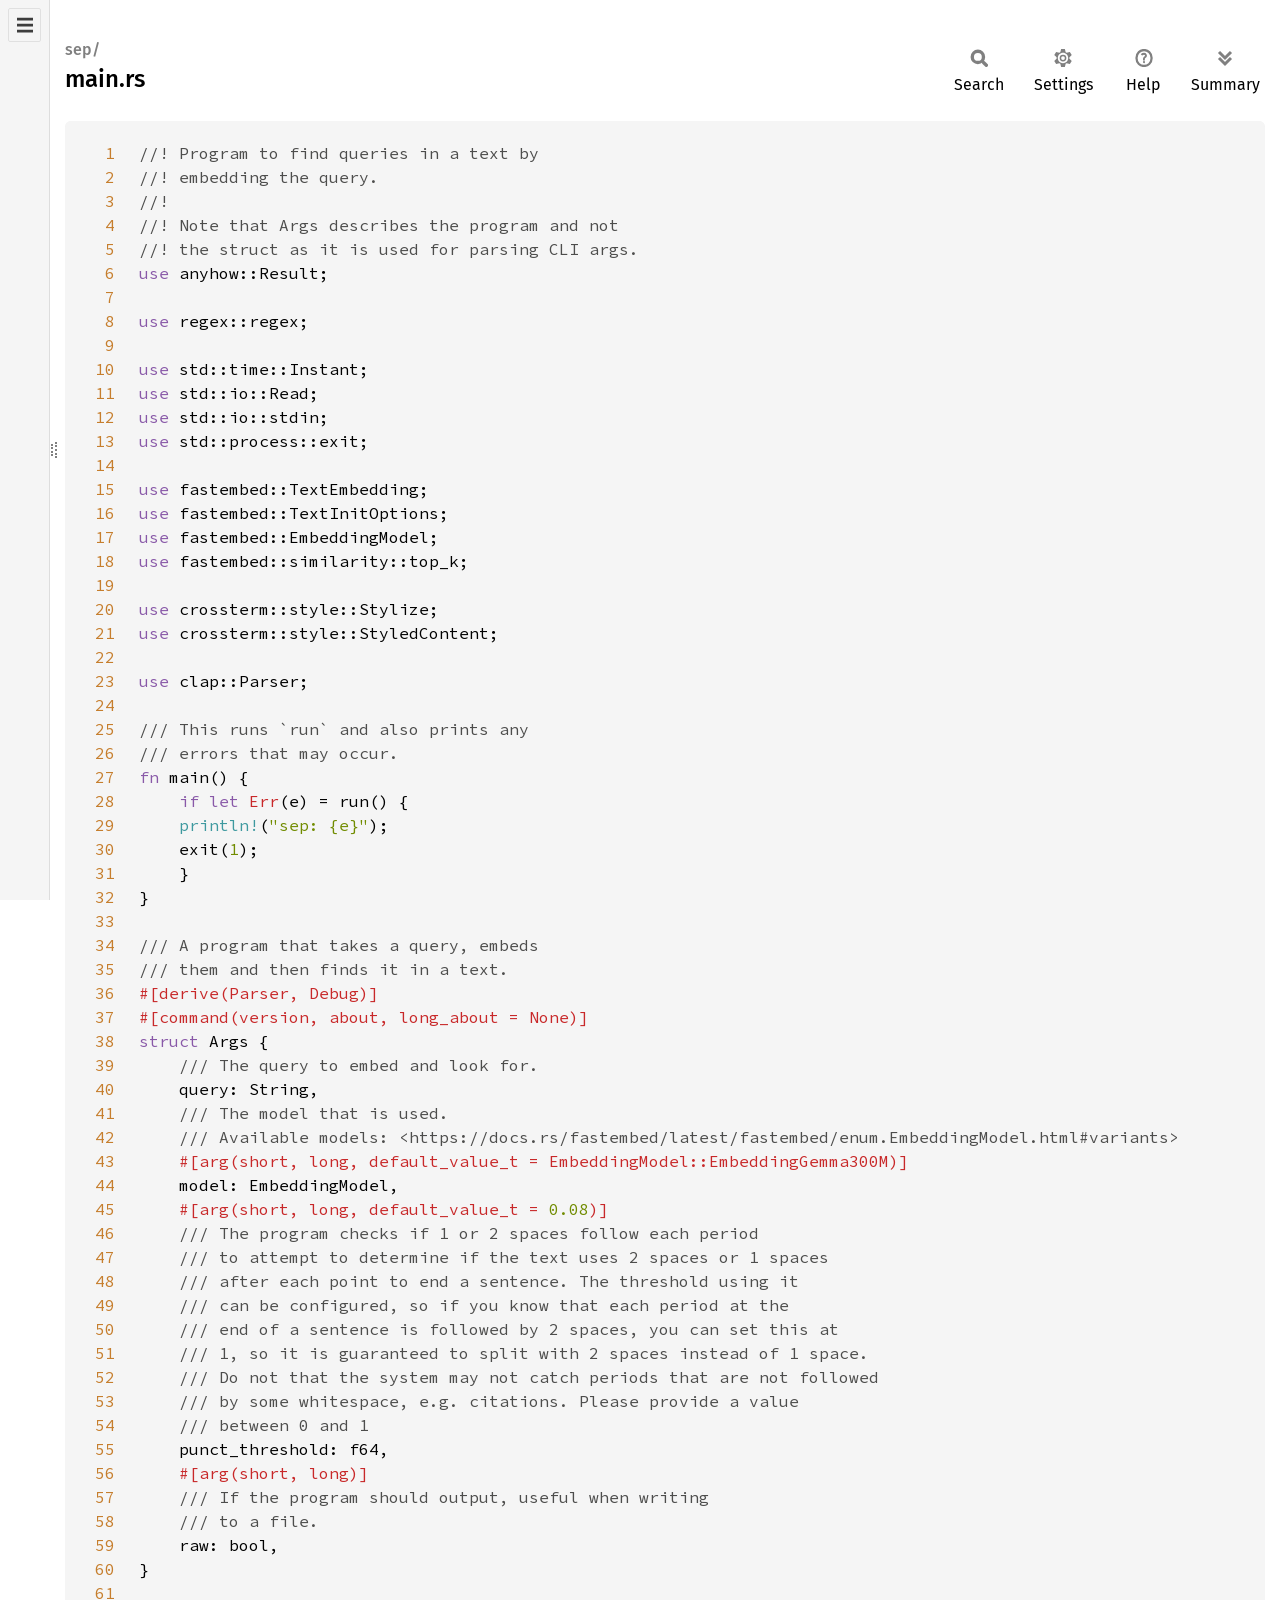
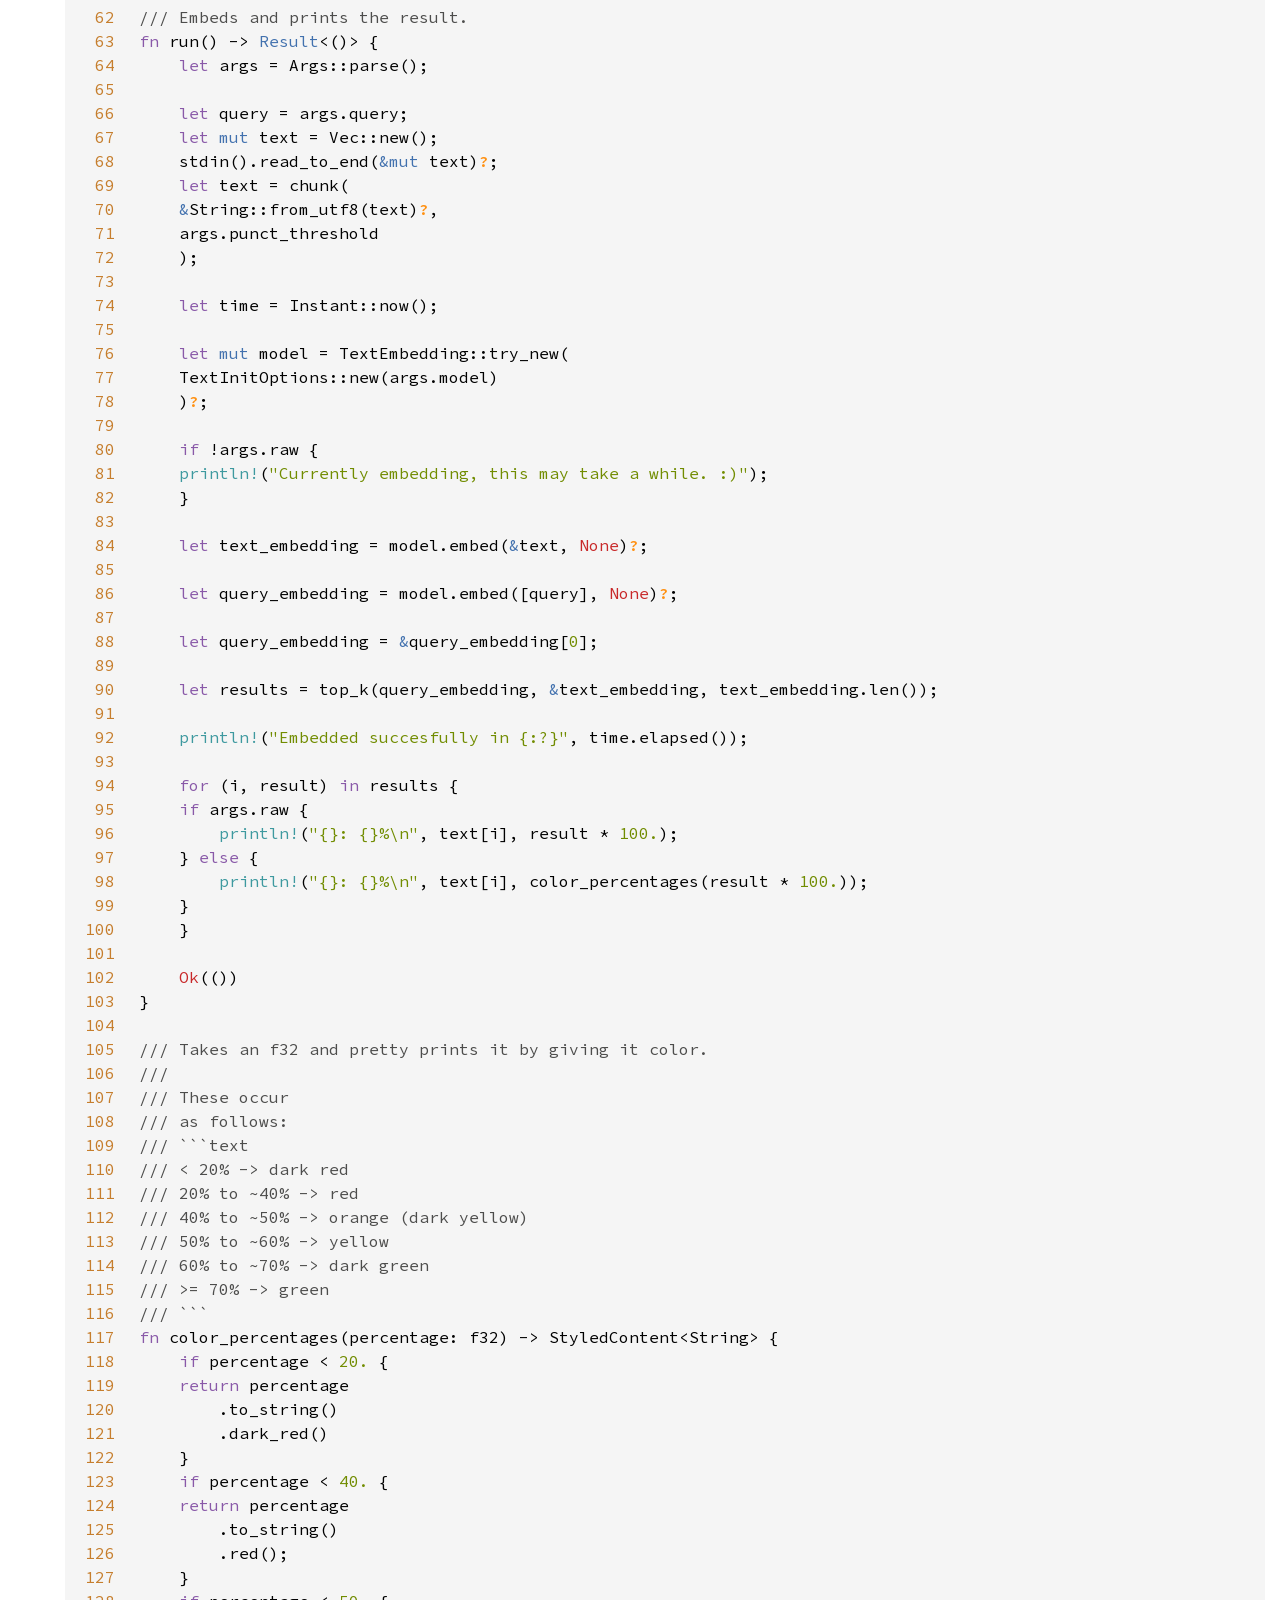
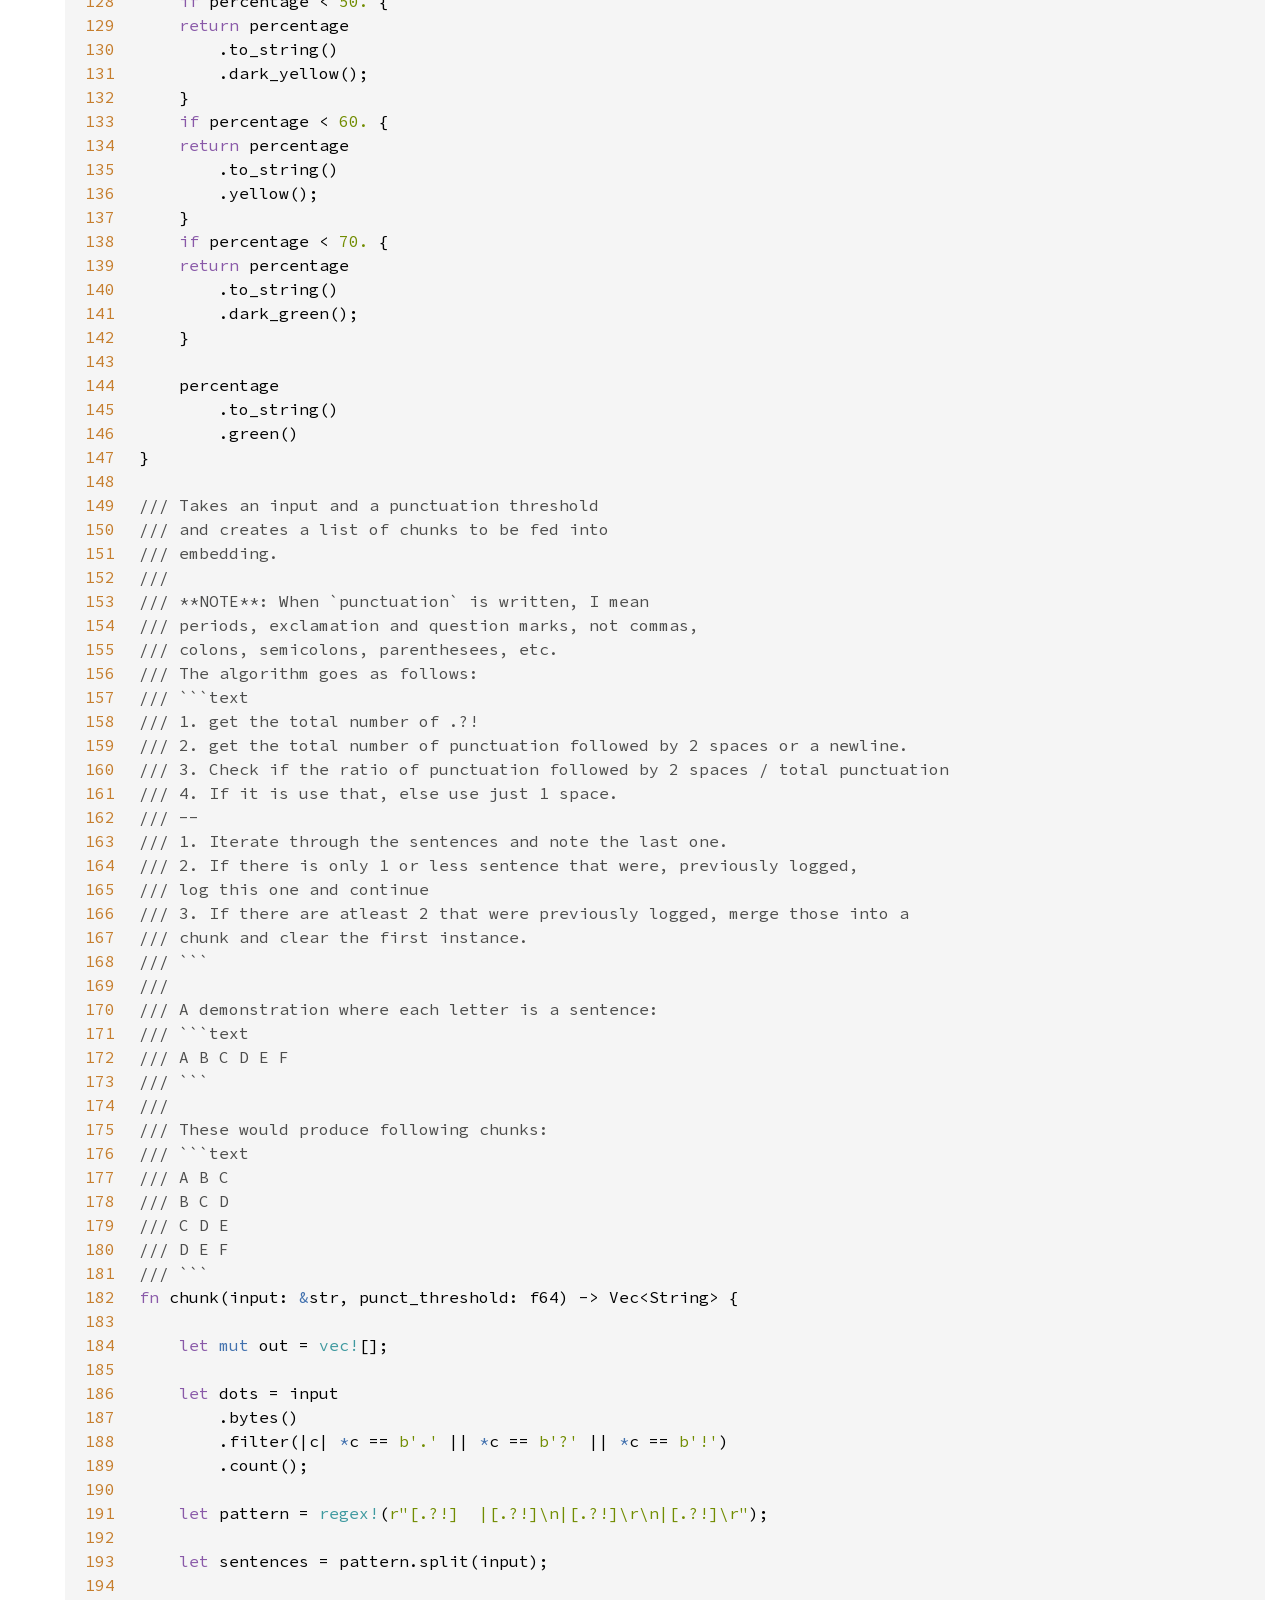
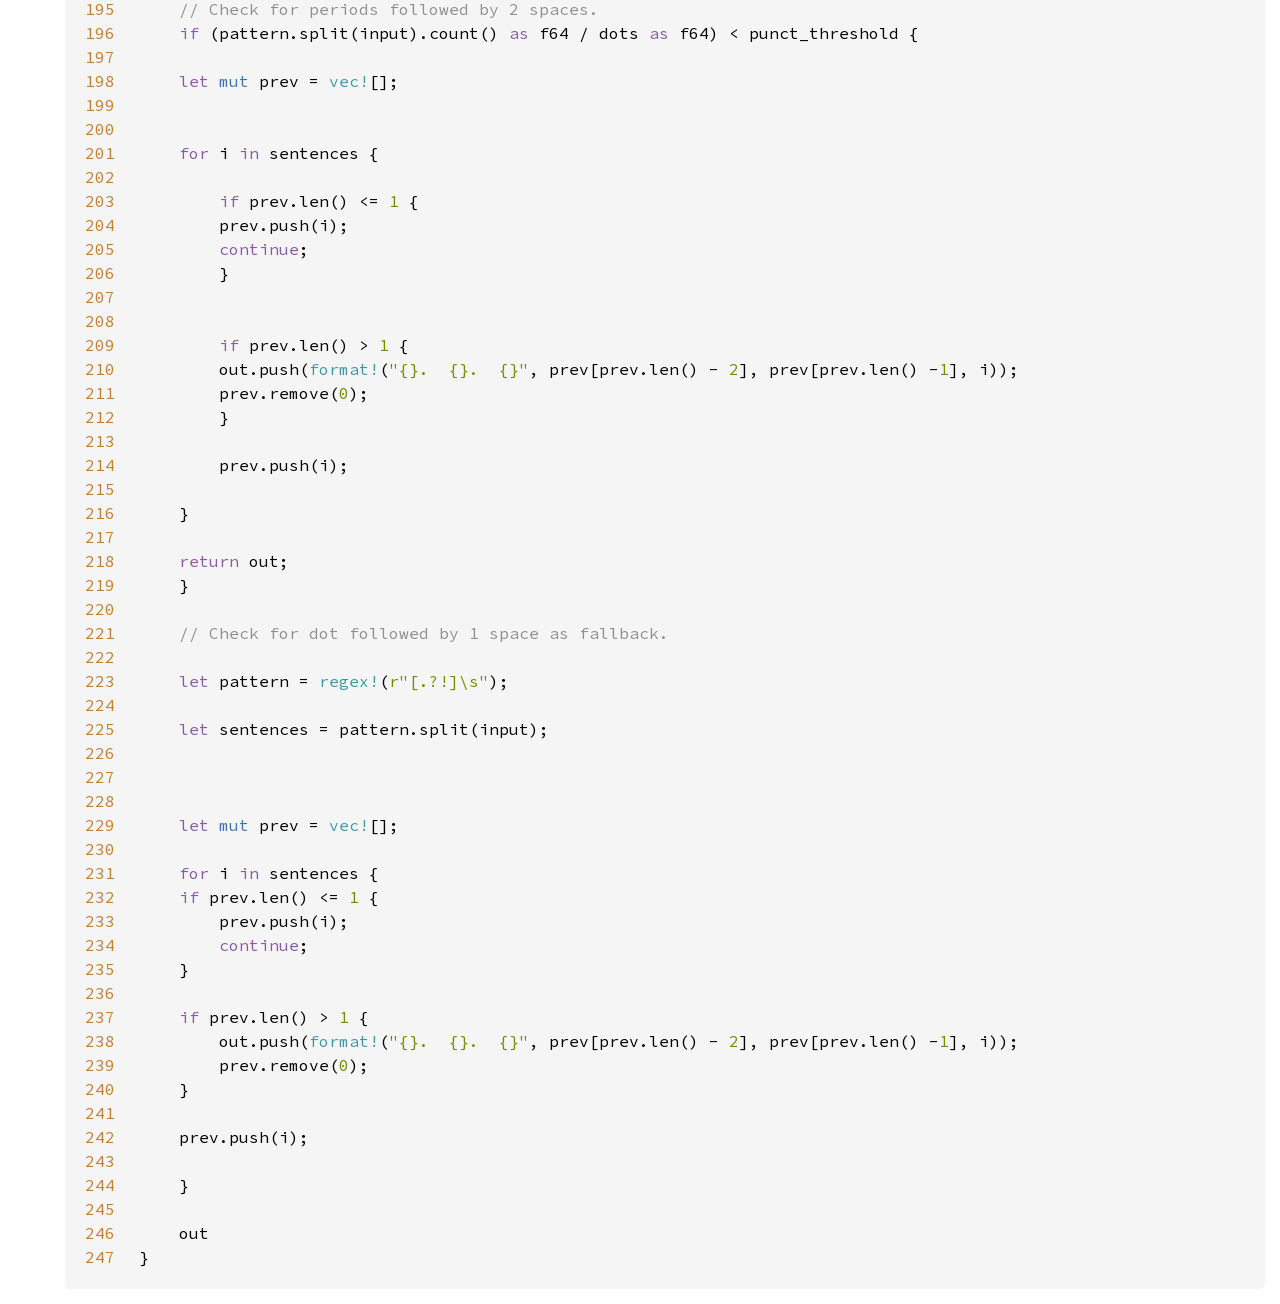
<file: docs/sep/src/sep/main.rs.html>
<!DOCTYPE html><html lang="en"><head><meta charset="utf-8"><meta name="viewport" content="width=device-width, initial-scale=1.0"><meta name="generator" content="rustdoc"><meta name="description" content="Source of the Rust file `src/main.rs`."><title>main.rs - source</title><script>if(window.location.protocol!=="file:")document.head.insertAdjacentHTML("beforeend","SourceSerif4-Regular-6b053e98.ttf.woff2,FiraSans-Italic-81dc35de.woff2,FiraSans-Regular-0fe48ade.woff2,FiraSans-MediumItalic-ccf7e434.woff2,FiraSans-Medium-e1aa3f0a.woff2,SourceCodePro-Regular-8badfe75.ttf.woff2,SourceCodePro-Semibold-aa29a496.ttf.woff2".split(",").map(f=>`<link rel="preload" as="font" type="font/woff2"href="../../static.files/${f}">`).join(""))</script><link rel="stylesheet" href="../../static.files/normalize-9960930a.css"><link rel="stylesheet" href="../../static.files/rustdoc-17e0aaed.css"><meta name="rustdoc-vars" data-root-path="../../" data-static-root-path="../../static.files/" data-current-crate="sep" data-themes="" data-resource-suffix="" data-rustdoc-version="1.96.0 (ac68faa20 2026-05-25)" data-channel="1.96.0" data-search-js="search-b5634cc7.js" data-stringdex-js="stringdex-2da4960a.js" data-settings-js="settings-170eb4bf.js" ><script src="../../static.files/storage-41dd4d93.js"></script><script defer src="../../static.files/src-script-813739b1.js"></script><script defer src="../../src-files.js"></script><script defer src="../../static.files/main-5013f961.js"></script><noscript><link rel="stylesheet" href="../../static.files/noscript-f7c3ffd8.css"></noscript><link rel="alternate icon" type="image/png" href="../../static.files/favicon-32x32-eab170b8.png"><link rel="icon" type="image/svg+xml" href="../../static.files/favicon-044be391.svg"></head><body class="rustdoc src"><a class="skip-main-content" href="#main-content">Skip to main content</a><!--[if lte IE 11]><div class="warning">This old browser is unsupported and will most likely display funky things.</div><![endif]--><nav class="sidebar"><div class="src-sidebar-title"><h2>Files</h2></div></nav><div class="sidebar-resizer" title="Drag to resize sidebar"></div><main><section id="main-content" class="content" tabindex="-1"><div class="main-heading"><h1><div class="sub-heading">sep/</div>main.rs</h1><rustdoc-toolbar></rustdoc-toolbar></div><div class="example-wrap digits-3"><pre class="rust"><code><a href=#1 id=1 data-nosnippet>1</a><span class="doccomment">//! Program to find queries in a text by 
<a href=#2 id=2 data-nosnippet>2</a>//! embedding the query.
<a href=#3 id=3 data-nosnippet>3</a>//!
<a href=#4 id=4 data-nosnippet>4</a>//! Note that Args describes the program and not
<a href=#5 id=5 data-nosnippet>5</a>//! the struct as it is used for parsing CLI args.
<a href=#6 id=6 data-nosnippet>6</a></span><span class="kw">use </span>anyhow::Result;
<a href=#7 id=7 data-nosnippet>7</a>
<a href=#8 id=8 data-nosnippet>8</a><span class="kw">use </span>regex::regex;
<a href=#9 id=9 data-nosnippet>9</a>
<a href=#10 id=10 data-nosnippet>10</a><span class="kw">use </span>std::time::Instant;
<a href=#11 id=11 data-nosnippet>11</a><span class="kw">use </span>std::io::Read;
<a href=#12 id=12 data-nosnippet>12</a><span class="kw">use </span>std::io::stdin;
<a href=#13 id=13 data-nosnippet>13</a><span class="kw">use </span>std::process::exit;
<a href=#14 id=14 data-nosnippet>14</a>
<a href=#15 id=15 data-nosnippet>15</a><span class="kw">use </span>fastembed::TextEmbedding;
<a href=#16 id=16 data-nosnippet>16</a><span class="kw">use </span>fastembed::TextInitOptions;
<a href=#17 id=17 data-nosnippet>17</a><span class="kw">use </span>fastembed::EmbeddingModel;
<a href=#18 id=18 data-nosnippet>18</a><span class="kw">use </span>fastembed::similarity::top_k;
<a href=#19 id=19 data-nosnippet>19</a>
<a href=#20 id=20 data-nosnippet>20</a><span class="kw">use </span>crossterm::style::Stylize;
<a href=#21 id=21 data-nosnippet>21</a><span class="kw">use </span>crossterm::style::StyledContent;
<a href=#22 id=22 data-nosnippet>22</a>
<a href=#23 id=23 data-nosnippet>23</a><span class="kw">use </span>clap::Parser;
<a href=#24 id=24 data-nosnippet>24</a>
<a href=#25 id=25 data-nosnippet>25</a><span class="doccomment">/// This runs `run` and also prints any
<a href=#26 id=26 data-nosnippet>26</a>/// errors that may occur.
<a href=#27 id=27 data-nosnippet>27</a></span><span class="kw">fn </span>main() {    
<a href=#28 id=28 data-nosnippet>28</a>    <span class="kw">if let </span><span class="prelude-val">Err</span>(e) = run() {
<a href=#29 id=29 data-nosnippet>29</a>	<span class="macro">println!</span>(<span class="string">"sep: {e}"</span>);
<a href=#30 id=30 data-nosnippet>30</a>	exit(<span class="number">1</span>);
<a href=#31 id=31 data-nosnippet>31</a>    }
<a href=#32 id=32 data-nosnippet>32</a>}
<a href=#33 id=33 data-nosnippet>33</a>
<a href=#34 id=34 data-nosnippet>34</a><span class="doccomment">/// A program that takes a query, embeds
<a href=#35 id=35 data-nosnippet>35</a>/// them and then finds it in a text.
<a href=#36 id=36 data-nosnippet>36</a></span><span class="attr">#[derive(Parser, Debug)]
<a href=#37 id=37 data-nosnippet>37</a>#[command(version, about, long_about = <span class="prelude-val">None</span>)]
<a href=#38 id=38 data-nosnippet>38</a></span><span class="kw">struct </span>Args {
<a href=#39 id=39 data-nosnippet>39</a>    <span class="doccomment">/// The query to embed and look for.
<a href=#40 id=40 data-nosnippet>40</a>    </span>query: String,
<a href=#41 id=41 data-nosnippet>41</a>    <span class="doccomment">/// The model that is used.
<a href=#42 id=42 data-nosnippet>42</a>    /// Available models: &lt;https://docs.rs/fastembed/latest/fastembed/enum.EmbeddingModel.html#variants&gt;
<a href=#43 id=43 data-nosnippet>43</a>    </span><span class="attr">#[arg(short, long, default_value_t = EmbeddingModel::EmbeddingGemma300M)]
<a href=#44 id=44 data-nosnippet>44</a>    </span>model: EmbeddingModel,
<a href=#45 id=45 data-nosnippet>45</a>    <span class="attr">#[arg(short, long, default_value_t = <span class="number">0.08</span>)]
<a href=#46 id=46 data-nosnippet>46</a>    </span><span class="doccomment">/// The program checks if 1 or 2 spaces follow each period
<a href=#47 id=47 data-nosnippet>47</a>    /// to attempt to determine if the text uses 2 spaces or 1 spaces
<a href=#48 id=48 data-nosnippet>48</a>    /// after each point to end a sentence. The threshold using it
<a href=#49 id=49 data-nosnippet>49</a>    /// can be configured, so if you know that each period at the
<a href=#50 id=50 data-nosnippet>50</a>    /// end of a sentence is followed by 2 spaces, you can set this at
<a href=#51 id=51 data-nosnippet>51</a>    /// 1, so it is guaranteed to split with 2 spaces instead of 1 space.
<a href=#52 id=52 data-nosnippet>52</a>    /// Do not that the system may not catch periods that are not followed
<a href=#53 id=53 data-nosnippet>53</a>    /// by some whitespace, e.g. citations. Please provide a value
<a href=#54 id=54 data-nosnippet>54</a>    /// between 0 and 1
<a href=#55 id=55 data-nosnippet>55</a>    </span>punct_threshold: f64,
<a href=#56 id=56 data-nosnippet>56</a>    <span class="attr">#[arg(short, long)]
<a href=#57 id=57 data-nosnippet>57</a>    </span><span class="doccomment">/// If the program should output, useful when writing
<a href=#58 id=58 data-nosnippet>58</a>    /// to a file.
<a href=#59 id=59 data-nosnippet>59</a>    </span>raw: bool,
<a href=#60 id=60 data-nosnippet>60</a>}
<a href=#61 id=61 data-nosnippet>61</a>
<a href=#62 id=62 data-nosnippet>62</a><span class="doccomment">/// Embeds and prints the result.
<a href=#63 id=63 data-nosnippet>63</a></span><span class="kw">fn </span>run() -&gt; <span class="prelude-ty">Result</span>&lt;()&gt; {
<a href=#64 id=64 data-nosnippet>64</a>    <span class="kw">let </span>args = Args::parse();
<a href=#65 id=65 data-nosnippet>65</a>    
<a href=#66 id=66 data-nosnippet>66</a>    <span class="kw">let </span>query = args.query;
<a href=#67 id=67 data-nosnippet>67</a>    <span class="kw">let </span><span class="kw-2">mut </span>text = Vec::new();
<a href=#68 id=68 data-nosnippet>68</a>    stdin().read_to_end(<span class="kw-2">&amp;mut </span>text)<span class="question-mark">?</span>;
<a href=#69 id=69 data-nosnippet>69</a>    <span class="kw">let </span>text = chunk(
<a href=#70 id=70 data-nosnippet>70</a>	<span class="kw-2">&amp;</span>String::from_utf8(text)<span class="question-mark">?</span>,
<a href=#71 id=71 data-nosnippet>71</a>	args.punct_threshold
<a href=#72 id=72 data-nosnippet>72</a>    );
<a href=#73 id=73 data-nosnippet>73</a>    
<a href=#74 id=74 data-nosnippet>74</a>    <span class="kw">let </span>time = Instant::now();
<a href=#75 id=75 data-nosnippet>75</a>    
<a href=#76 id=76 data-nosnippet>76</a>    <span class="kw">let </span><span class="kw-2">mut </span>model = TextEmbedding::try_new(
<a href=#77 id=77 data-nosnippet>77</a>	TextInitOptions::new(args.model)
<a href=#78 id=78 data-nosnippet>78</a>    )<span class="question-mark">?</span>;
<a href=#79 id=79 data-nosnippet>79</a>
<a href=#80 id=80 data-nosnippet>80</a>    <span class="kw">if </span>!args.raw {
<a href=#81 id=81 data-nosnippet>81</a>	<span class="macro">println!</span>(<span class="string">"Currently embedding, this may take a while. :)"</span>);
<a href=#82 id=82 data-nosnippet>82</a>    }
<a href=#83 id=83 data-nosnippet>83</a>    
<a href=#84 id=84 data-nosnippet>84</a>    <span class="kw">let </span>text_embedding = model.embed(<span class="kw-2">&amp;</span>text, <span class="prelude-val">None</span>)<span class="question-mark">?</span>;
<a href=#85 id=85 data-nosnippet>85</a>
<a href=#86 id=86 data-nosnippet>86</a>    <span class="kw">let </span>query_embedding = model.embed([query], <span class="prelude-val">None</span>)<span class="question-mark">?</span>;
<a href=#87 id=87 data-nosnippet>87</a>    
<a href=#88 id=88 data-nosnippet>88</a>    <span class="kw">let </span>query_embedding = <span class="kw-2">&amp;</span>query_embedding[<span class="number">0</span>];
<a href=#89 id=89 data-nosnippet>89</a>    
<a href=#90 id=90 data-nosnippet>90</a>    <span class="kw">let </span>results = top_k(query_embedding, <span class="kw-2">&amp;</span>text_embedding, text_embedding.len());
<a href=#91 id=91 data-nosnippet>91</a>
<a href=#92 id=92 data-nosnippet>92</a>    <span class="macro">println!</span>(<span class="string">"Embedded succesfully in {:?}"</span>, time.elapsed());
<a href=#93 id=93 data-nosnippet>93</a>    
<a href=#94 id=94 data-nosnippet>94</a>    <span class="kw">for </span>(i, result) <span class="kw">in </span>results {
<a href=#95 id=95 data-nosnippet>95</a>	<span class="kw">if </span>args.raw {
<a href=#96 id=96 data-nosnippet>96</a>	    <span class="macro">println!</span>(<span class="string">"{}: {}%\n"</span>, text[i], result * <span class="number">100.</span>);   
<a href=#97 id=97 data-nosnippet>97</a>	} <span class="kw">else </span>{
<a href=#98 id=98 data-nosnippet>98</a>	    <span class="macro">println!</span>(<span class="string">"{}: {}%\n"</span>, text[i], color_percentages(result * <span class="number">100.</span>));   
<a href=#99 id=99 data-nosnippet>99</a>	}
<a href=#100 id=100 data-nosnippet>100</a>    }
<a href=#101 id=101 data-nosnippet>101</a>    
<a href=#102 id=102 data-nosnippet>102</a>    <span class="prelude-val">Ok</span>(())
<a href=#103 id=103 data-nosnippet>103</a>}
<a href=#104 id=104 data-nosnippet>104</a>
<a href=#105 id=105 data-nosnippet>105</a><span class="doccomment">/// Takes an f32 and pretty prints it by giving it color.
<a href=#106 id=106 data-nosnippet>106</a>///
<a href=#107 id=107 data-nosnippet>107</a>/// These occur
<a href=#108 id=108 data-nosnippet>108</a>/// as follows:
<a href=#109 id=109 data-nosnippet>109</a>/// ```text
<a href=#110 id=110 data-nosnippet>110</a>/// &lt; 20% -&gt; dark red
<a href=#111 id=111 data-nosnippet>111</a>/// 20% to ~40% -&gt; red
<a href=#112 id=112 data-nosnippet>112</a>/// 40% to ~50% -&gt; orange (dark yellow)
<a href=#113 id=113 data-nosnippet>113</a>/// 50% to ~60% -&gt; yellow
<a href=#114 id=114 data-nosnippet>114</a>/// 60% to ~70% -&gt; dark green
<a href=#115 id=115 data-nosnippet>115</a>/// &gt;= 70% -&gt; green
<a href=#116 id=116 data-nosnippet>116</a>/// ```
<a href=#117 id=117 data-nosnippet>117</a></span><span class="kw">fn </span>color_percentages(percentage: f32) -&gt; StyledContent&lt;String&gt; {
<a href=#118 id=118 data-nosnippet>118</a>    <span class="kw">if </span>percentage &lt; <span class="number">20. </span>{
<a href=#119 id=119 data-nosnippet>119</a>	<span class="kw">return </span>percentage
<a href=#120 id=120 data-nosnippet>120</a>	    .to_string()
<a href=#121 id=121 data-nosnippet>121</a>	    .dark_red()
<a href=#122 id=122 data-nosnippet>122</a>    }
<a href=#123 id=123 data-nosnippet>123</a>    <span class="kw">if </span>percentage &lt; <span class="number">40. </span>{
<a href=#124 id=124 data-nosnippet>124</a>	<span class="kw">return </span>percentage
<a href=#125 id=125 data-nosnippet>125</a>	    .to_string()
<a href=#126 id=126 data-nosnippet>126</a>	    .red();
<a href=#127 id=127 data-nosnippet>127</a>    }
<a href=#128 id=128 data-nosnippet>128</a>    <span class="kw">if </span>percentage &lt; <span class="number">50. </span>{
<a href=#129 id=129 data-nosnippet>129</a>	<span class="kw">return </span>percentage
<a href=#130 id=130 data-nosnippet>130</a>	    .to_string()
<a href=#131 id=131 data-nosnippet>131</a>	    .dark_yellow();
<a href=#132 id=132 data-nosnippet>132</a>    }
<a href=#133 id=133 data-nosnippet>133</a>    <span class="kw">if </span>percentage &lt; <span class="number">60. </span>{
<a href=#134 id=134 data-nosnippet>134</a>	<span class="kw">return </span>percentage
<a href=#135 id=135 data-nosnippet>135</a>	    .to_string()
<a href=#136 id=136 data-nosnippet>136</a>	    .yellow();
<a href=#137 id=137 data-nosnippet>137</a>    }
<a href=#138 id=138 data-nosnippet>138</a>    <span class="kw">if </span>percentage &lt; <span class="number">70. </span>{
<a href=#139 id=139 data-nosnippet>139</a>	<span class="kw">return </span>percentage
<a href=#140 id=140 data-nosnippet>140</a>	    .to_string()
<a href=#141 id=141 data-nosnippet>141</a>	    .dark_green();
<a href=#142 id=142 data-nosnippet>142</a>    }
<a href=#143 id=143 data-nosnippet>143</a>    
<a href=#144 id=144 data-nosnippet>144</a>    percentage
<a href=#145 id=145 data-nosnippet>145</a>        .to_string()
<a href=#146 id=146 data-nosnippet>146</a>        .green()
<a href=#147 id=147 data-nosnippet>147</a>}
<a href=#148 id=148 data-nosnippet>148</a>
<a href=#149 id=149 data-nosnippet>149</a><span class="doccomment">/// Takes an input and a punctuation threshold
<a href=#150 id=150 data-nosnippet>150</a>/// and creates a list of chunks to be fed into
<a href=#151 id=151 data-nosnippet>151</a>/// embedding.
<a href=#152 id=152 data-nosnippet>152</a>///
<a href=#153 id=153 data-nosnippet>153</a>/// **NOTE**: When `punctuation` is written, I mean
<a href=#154 id=154 data-nosnippet>154</a>/// periods, exclamation and question marks, not commas,
<a href=#155 id=155 data-nosnippet>155</a>/// colons, semicolons, parenthesees, etc.
<a href=#156 id=156 data-nosnippet>156</a>/// The algorithm goes as follows:
<a href=#157 id=157 data-nosnippet>157</a>/// ```text
<a href=#158 id=158 data-nosnippet>158</a>/// 1. get the total number of .?!
<a href=#159 id=159 data-nosnippet>159</a>/// 2. get the total number of punctuation followed by 2 spaces or a newline.
<a href=#160 id=160 data-nosnippet>160</a>/// 3. Check if the ratio of punctuation followed by 2 spaces / total punctuation
<a href=#161 id=161 data-nosnippet>161</a>/// 4. If it is use that, else use just 1 space.
<a href=#162 id=162 data-nosnippet>162</a>/// --
<a href=#163 id=163 data-nosnippet>163</a>/// 1. Iterate through the sentences and note the last one.
<a href=#164 id=164 data-nosnippet>164</a>/// 2. If there is only 1 or less sentence that were, previously logged,
<a href=#165 id=165 data-nosnippet>165</a>/// log this one and continue
<a href=#166 id=166 data-nosnippet>166</a>/// 3. If there are atleast 2 that were previously logged, merge those into a
<a href=#167 id=167 data-nosnippet>167</a>/// chunk and clear the first instance.
<a href=#168 id=168 data-nosnippet>168</a>/// ```
<a href=#169 id=169 data-nosnippet>169</a>///
<a href=#170 id=170 data-nosnippet>170</a>/// A demonstration where each letter is a sentence:
<a href=#171 id=171 data-nosnippet>171</a>/// ```text
<a href=#172 id=172 data-nosnippet>172</a>/// A B C D E F
<a href=#173 id=173 data-nosnippet>173</a>/// ```
<a href=#174 id=174 data-nosnippet>174</a>///
<a href=#175 id=175 data-nosnippet>175</a>/// These would produce following chunks:
<a href=#176 id=176 data-nosnippet>176</a>/// ```text
<a href=#177 id=177 data-nosnippet>177</a>/// A B C
<a href=#178 id=178 data-nosnippet>178</a>/// B C D
<a href=#179 id=179 data-nosnippet>179</a>/// C D E
<a href=#180 id=180 data-nosnippet>180</a>/// D E F
<a href=#181 id=181 data-nosnippet>181</a>/// ```
<a href=#182 id=182 data-nosnippet>182</a></span><span class="kw">fn </span>chunk(input: <span class="kw-2">&amp;</span>str, punct_threshold: f64) -&gt; Vec&lt;String&gt; {
<a href=#183 id=183 data-nosnippet>183</a>    
<a href=#184 id=184 data-nosnippet>184</a>    <span class="kw">let </span><span class="kw-2">mut </span>out = <span class="macro">vec!</span>[];
<a href=#185 id=185 data-nosnippet>185</a>
<a href=#186 id=186 data-nosnippet>186</a>    <span class="kw">let </span>dots = input
<a href=#187 id=187 data-nosnippet>187</a>        .bytes()
<a href=#188 id=188 data-nosnippet>188</a>        .filter(|c| <span class="kw-2">*</span>c == <span class="string">b'.' </span>|| <span class="kw-2">*</span>c == <span class="string">b'?' </span>|| <span class="kw-2">*</span>c == <span class="string">b'!'</span>)
<a href=#189 id=189 data-nosnippet>189</a>        .count();
<a href=#190 id=190 data-nosnippet>190</a>
<a href=#191 id=191 data-nosnippet>191</a>    <span class="kw">let </span>pattern = <span class="macro">regex!</span>(<span class="string">r"[.?!]  |[.?!]\n|[.?!]\r\n|[.?!]\r"</span>);
<a href=#192 id=192 data-nosnippet>192</a>
<a href=#193 id=193 data-nosnippet>193</a>    <span class="kw">let </span>sentences = pattern.split(input);
<a href=#194 id=194 data-nosnippet>194</a>    
<a href=#195 id=195 data-nosnippet>195</a>    <span class="comment">// Check for periods followed by 2 spaces.
<a href=#196 id=196 data-nosnippet>196</a>    </span><span class="kw">if </span>(pattern.split(input).count() <span class="kw">as </span>f64 / dots <span class="kw">as </span>f64) &lt; punct_threshold {
<a href=#197 id=197 data-nosnippet>197</a>	
<a href=#198 id=198 data-nosnippet>198</a>	<span class="kw">let </span><span class="kw-2">mut </span>prev = <span class="macro">vec!</span>[];
<a href=#199 id=199 data-nosnippet>199</a>
<a href=#200 id=200 data-nosnippet>200</a>	
<a href=#201 id=201 data-nosnippet>201</a>	<span class="kw">for </span>i <span class="kw">in </span>sentences {
<a href=#202 id=202 data-nosnippet>202</a>	    
<a href=#203 id=203 data-nosnippet>203</a>	    <span class="kw">if </span>prev.len() &lt;= <span class="number">1 </span>{
<a href=#204 id=204 data-nosnippet>204</a>		prev.push(i);
<a href=#205 id=205 data-nosnippet>205</a>		<span class="kw">continue</span>;
<a href=#206 id=206 data-nosnippet>206</a>	    }
<a href=#207 id=207 data-nosnippet>207</a>
<a href=#208 id=208 data-nosnippet>208</a>	    
<a href=#209 id=209 data-nosnippet>209</a>	    <span class="kw">if </span>prev.len() &gt; <span class="number">1 </span>{
<a href=#210 id=210 data-nosnippet>210</a>		out.push(<span class="macro">format!</span>(<span class="string">"{}.  {}.  {}"</span>, prev[prev.len() - <span class="number">2</span>], prev[prev.len() -<span class="number">1</span>], i));
<a href=#211 id=211 data-nosnippet>211</a>		prev.remove(<span class="number">0</span>);
<a href=#212 id=212 data-nosnippet>212</a>	    }
<a href=#213 id=213 data-nosnippet>213</a>
<a href=#214 id=214 data-nosnippet>214</a>	    prev.push(i);
<a href=#215 id=215 data-nosnippet>215</a>
<a href=#216 id=216 data-nosnippet>216</a>	}
<a href=#217 id=217 data-nosnippet>217</a>	
<a href=#218 id=218 data-nosnippet>218</a>	<span class="kw">return </span>out;
<a href=#219 id=219 data-nosnippet>219</a>    }
<a href=#220 id=220 data-nosnippet>220</a>
<a href=#221 id=221 data-nosnippet>221</a>    <span class="comment">// Check for dot followed by 1 space as fallback.
<a href=#222 id=222 data-nosnippet>222</a>    
<a href=#223 id=223 data-nosnippet>223</a>    </span><span class="kw">let </span>pattern = <span class="macro">regex!</span>(<span class="string">r"[.?!]\s"</span>);
<a href=#224 id=224 data-nosnippet>224</a>
<a href=#225 id=225 data-nosnippet>225</a>    <span class="kw">let </span>sentences = pattern.split(input);
<a href=#226 id=226 data-nosnippet>226</a>
<a href=#227 id=227 data-nosnippet>227</a>
<a href=#228 id=228 data-nosnippet>228</a>    
<a href=#229 id=229 data-nosnippet>229</a>    <span class="kw">let </span><span class="kw-2">mut </span>prev = <span class="macro">vec!</span>[];
<a href=#230 id=230 data-nosnippet>230</a>    
<a href=#231 id=231 data-nosnippet>231</a>    <span class="kw">for </span>i <span class="kw">in </span>sentences {
<a href=#232 id=232 data-nosnippet>232</a>	<span class="kw">if </span>prev.len() &lt;= <span class="number">1 </span>{
<a href=#233 id=233 data-nosnippet>233</a>	    prev.push(i);
<a href=#234 id=234 data-nosnippet>234</a>	    <span class="kw">continue</span>;
<a href=#235 id=235 data-nosnippet>235</a>	}
<a href=#236 id=236 data-nosnippet>236</a>	
<a href=#237 id=237 data-nosnippet>237</a>	<span class="kw">if </span>prev.len() &gt; <span class="number">1 </span>{
<a href=#238 id=238 data-nosnippet>238</a>	    out.push(<span class="macro">format!</span>(<span class="string">"{}.  {}.  {}"</span>, prev[prev.len() - <span class="number">2</span>], prev[prev.len() -<span class="number">1</span>], i));
<a href=#239 id=239 data-nosnippet>239</a>	    prev.remove(<span class="number">0</span>);
<a href=#240 id=240 data-nosnippet>240</a>	}
<a href=#241 id=241 data-nosnippet>241</a>
<a href=#242 id=242 data-nosnippet>242</a>	prev.push(i);
<a href=#243 id=243 data-nosnippet>243</a>
<a href=#244 id=244 data-nosnippet>244</a>    }
<a href=#245 id=245 data-nosnippet>245</a>    
<a href=#246 id=246 data-nosnippet>246</a>    out
<a href=#247 id=247 data-nosnippet>247</a>}
</code></pre></div></section></main></body></html>
</file>
<file: styles.css>
body {
    padding: 0 360px 0 360px;
    font-family: "Kalam", serif;
    font-size: 20px;
    background: #CCCCAA;
    color: #222;
}


@media screen and (max-width: 1440px) {
    body {
	padding: 0 0 0 0;
    }
}


h1 {
    text-decoration: underline;
}


a {
    text-decoration: none;
    background: #DDDD00;
    color: black;
}

footer {
    font-size: 15px;
}

a:hover {
    text-decoration: underline;
}

#article {
    margin-left: 120px;
}

#aside-cat {
    float: left;
}
</file>
<file: docs/sep/static.files/rustdoc-17e0aaed.css>
:root{--nav-sub-mobile-padding:8px;--search-typename-width:6.75rem;--desktop-sidebar-width:200px;--src-sidebar-width:300px;--desktop-sidebar-z-index:100;--sidebar-elems-left-padding:24px;--popover-top-margin:7px;--clipboard-image:url('data:image/svg+xml,<svg width="19" height="18" viewBox="0 0 24 25" \
xmlns="http://www.w3.org/2000/svg" aria-label="Copy to clipboard">\
<path d="M18 20h2v3c0 1-1 2-2 2H2c-.998 0-2-1-2-2V5c0-.911.755-1.667 1.667-1.667h5A3.323 3.323 0 \
0110 0a3.323 3.323 0 013.333 3.333h5C19.245 3.333 20 4.09 20 5v8.333h-2V9H2v14h16v-3zM3 \
7h14c0-.911-.793-1.667-1.75-1.667H13.5c-.957 0-1.75-.755-1.75-1.666C11.75 2.755 10.957 2 10 \
2s-1.75.755-1.75 1.667c0 .911-.793 1.666-1.75 1.666H4.75C3.793 5.333 3 6.09 3 7z"/>\
<path d="M4 19h6v2H4zM12 11H4v2h8zM4 17h4v-2H4zM15 15v-3l-4.5 4.5L15 21v-3l8.027-.032L23 15z"/>\
</svg>');--copy-path-height:34px;--copy-path-width:33px;--checkmark-image:url('data:image/svg+xml,<svg viewBox="-1 -1 23 23" \
xmlns="http://www.w3.org/2000/svg" fill="black" height="18px">\
<g><path d="M9 19.414l-6.707-6.707 1.414-1.414L9 16.586 20.293 5.293l1.414 1.414"></path>\
</g></svg>');--button-left-margin:4px;--button-border-radius:2px;--toolbar-button-border-radius:6px;--code-block-border-radius:6px;--impl-items-indent:0.3em;--docblock-indent:24px;--font-family:"Source Serif 4",NanumBarunGothic,serif;--font-family-code:"Source Code Pro",monospace;--line-number-padding:4px;--line-number-right-margin:20px;--prev-arrow-image:url('data:image/svg+xml,<svg width="16" height="16" viewBox="0 0 16 16" \
	enable-background="new 0 0 16 16" xmlns="http://www.w3.org/2000/svg"><path fill="none" \
	d="M8,3l-4,5l4,5m-4,-5h10" stroke="black" stroke-width="2"/></svg>');--next-arrow-image:url('data:image/svg+xml,<svg width="16" height="16" viewBox="0 0 16 16" \
	enable-background="new 0 0 16 16" xmlns="http://www.w3.org/2000/svg"><path fill="none" \
	d="M8,3l4,5l-4,5m4,-5h-10" stroke="black" stroke-width="2"/></svg>');--expand-arrow-image:url('data:image/svg+xml,<svg width="16" height="16" viewBox="0 0 16 16" \
	enable-background="new 0 0 16 16" xmlns="http://www.w3.org/2000/svg"><path fill="none" \
	d="M3,10l4,4l4,-4m-4,4M3,7l4,-4l4,4" stroke="black" stroke-width="2"/></svg>');--collapse-arrow-image:url('data:image/svg+xml,<svg width="16" height="16" viewBox="0 0 16 16" \
	enable-background="new 0 0 16 16" xmlns="http://www.w3.org/2000/svg"><path fill="none" \
	d="M3,8l4,4l4,-4m-4,4M3,4l4,4l4,-4" stroke="black" stroke-width="2"/></svg>');--hamburger-image:url('data:image/svg+xml,<svg xmlns="http://www.w3.org/2000/svg" \
		viewBox="0 0 22 22" fill="none" stroke="black">\
		<path d="M3,5h16M3,11h16M3,17h16" stroke-width="2.75"/></svg>');}:root.sans-serif-fonts{--font-family:"Fira Sans",sans-serif;--font-family-code:"Fira Mono",monospace;}@font-face {font-family:'Fira Sans';font-style:normal;font-weight:400;src:local('Fira Sans'),url("FiraSans-Regular-0fe48ade.woff2") format("woff2");font-display:swap;}@font-face {font-family:'Fira Sans';font-style:italic;font-weight:400;src:local('Fira Sans Italic'),url("FiraSans-Italic-81dc35de.woff2") format("woff2");font-display:swap;}@font-face {font-family:'Fira Sans';font-style:normal;font-weight:500;src:local('Fira Sans Medium'),url("FiraSans-Medium-e1aa3f0a.woff2") format("woff2");font-display:swap;}@font-face {font-family:'Fira Sans';font-style:italic;font-weight:500;src:local('Fira Sans Medium Italic'),url("FiraSans-MediumItalic-ccf7e434.woff2") format("woff2");font-display:swap;}@font-face {font-family:'Fira Mono';font-style:normal;font-weight:400;src:local('Fira Mono'),url("FiraMono-Regular-87c26294.woff2") format("woff2");font-display:swap;}@font-face {font-family:'Fira Mono';font-style:normal;font-weight:500;src:local('Fira Mono Medium'),url("FiraMono-Medium-86f75c8c.woff2") format("woff2");font-display:swap;}@font-face {font-family:'Source Serif 4';font-style:normal;font-weight:400;src:local('Source Serif 4'),url("SourceSerif4-Regular-6b053e98.ttf.woff2") format("woff2");font-display:swap;}@font-face {font-family:'Source Serif 4';font-style:italic;font-weight:400;src:local('Source Serif 4 Italic'),url("SourceSerif4-It-ca3b17ed.ttf.woff2") format("woff2");font-display:swap;}@font-face {font-family:'Source Serif 4';font-style:normal;font-weight:500;src:local('Source Serif 4 Semibold'),url("SourceSerif4-Semibold-457a13ac.ttf.woff2") format("woff2");font-display:swap;}@font-face {font-family:'Source Serif 4';font-style:normal;font-weight:700;src:local('Source Serif 4 Bold'),url("SourceSerif4-Bold-6d4fd4c0.ttf.woff2") format("woff2");font-display:swap;}@font-face {font-family:'Source Code Pro';font-style:normal;font-weight:400;src:url("SourceCodePro-Regular-8badfe75.ttf.woff2") format("woff2");font-display:swap;}@font-face {font-family:'Source Code Pro';font-style:italic;font-weight:400;src:url("SourceCodePro-It-fc8b9304.ttf.woff2") format("woff2");font-display:swap;}@font-face {font-family:'Source Code Pro';font-style:normal;font-weight:600;src:url("SourceCodePro-Semibold-aa29a496.ttf.woff2") format("woff2");font-display:swap;}@font-face {font-family:'NanumBarunGothic';src:url("NanumBarunGothic-13b3dcba.ttf.woff2") format("woff2");font-display:swap;unicode-range:U+AC00-D7AF,U+1100-11FF,U+3130-318F,U+A960-A97F,U+D7B0-D7FF;}*{box-sizing:border-box;}body{font:1rem/1.5 var(--font-family);margin:0;position:relative;overflow-wrap:break-word;overflow-wrap:anywhere;font-feature-settings:"kern","liga";background-color:var(--main-background-color);color:var(--main-color);}.skip-main-content{position:absolute;left:0;top:-100%;z-index:1000;padding:0.5rem 1rem;background-color:var(--main-background-color);color:var(--main-color);text-decoration:none;font-weight:500;border-bottom-right-radius:4px;outline:2px solid var(--search-input-focused-border-color);}.skip-main-content:focus{top:0;}h1{font-size:1.5rem;}h2{font-size:1.375rem;}h3{font-size:1.25rem;}h1,h2,h3,h4,h5,h6{font-weight:500;}h1,h2,h3,h4{margin:25px 0 15px 0;padding-bottom:6px;}.docblock h3,.docblock h4,h5,h6{margin:15px 0 5px 0;}.docblock>h2:first-child,.docblock>h3:first-child,.docblock>h4:first-child,.docblock>h5:first-child,.docblock>h6:first-child{margin-top:0;}.main-heading h1{margin:0;padding:0;grid-area:main-heading-h1;overflow-wrap:break-word;overflow-wrap:anywhere;}.main-heading{position:relative;display:grid;grid-template-areas:"main-heading-breadcrumbs main-heading-breadcrumbs" "main-heading-h1 main-heading-toolbar" "main-heading-sub-heading main-heading-toolbar";grid-template-columns:minmax(105px,1fr) minmax(0,max-content);grid-template-rows:minmax(25px,min-content) min-content min-content;padding-bottom:6px;margin-bottom:15px;}.search-results-main-heading{grid-template-areas:"main-heading-breadcrumbs main-heading-placeholder" "main-heading-breadcrumbs main-heading-toolbar    " "main-heading-h1          main-heading-toolbar    ";}.search-results-main-heading nav.sub{grid-area:main-heading-h1;align-items:end;margin:4px 0 8px 0;}.rustdoc-breadcrumbs{grid-area:main-heading-breadcrumbs;line-height:1.25;padding-top:5px;position:relative;z-index:1;}.search-switcher{grid-area:main-heading-breadcrumbs;line-height:1.5;display:flex;color:var(--main-color);align-items:baseline;white-space:nowrap;padding-top:8px;min-height:34px;}.rustdoc-breadcrumbs a{padding:5px 0 7px;}.content h2,.top-doc .docblock>h3,.top-doc .docblock>h4{border-bottom:1px solid var(--headings-border-bottom-color);}h1,h2{line-height:1.25;padding-top:3px;padding-bottom:9px;}h3.code-header{font-size:1.125rem;}h4.code-header{font-size:1rem;}.code-header{font-weight:600;margin:0;padding:0;white-space:pre-wrap;}.structfield,.sub-variant-field{margin:0.6em 0;}#crate-search,h1,h2,h3,h4,h5,h6,.sidebar,rustdoc-topbar,.search-input,.search-results .result-name,.item-table dt>a,.out-of-band,.sub-heading,span.since,a.src,rustdoc-toolbar,summary.hideme,.scraped-example-list,.rustdoc-breadcrumbs,.search-switcher,ul.all-items,.deprecated-count{font-family:"Fira Sans",Arial,NanumBarunGothic,sans-serif;}#toggle-all-docs,a.anchor,.section-header a,#src-sidebar a,.rust a,.sidebar h2 a,.sidebar h3 a,rustdoc-topbar h2 a,h1 a,.search-results a,.search-results li,.stab,.result-name i{color:var(--main-color);}span.enum,a.enum,span.struct,a.struct,span.union,a.union,span.primitive,a.primitive,span.type,a.type,span.foreigntype,a.foreigntype{color:var(--type-link-color);}span.trait,a.trait,span.traitalias,a.traitalias{color:var(--trait-link-color);}span.associatedtype,a.associatedtype,span.constant,a.constant,span.static,a.static{color:var(--assoc-item-link-color);}span.fn,a.fn,span.method,a.method,span.tymethod,a.tymethod{color:var(--function-link-color);}span.attr,a.attr,span.derive,a.derive,span.macro,a.macro{color:var(--macro-link-color);}span.mod,a.mod{color:var(--mod-link-color);}span.keyword,a.keyword{color:var(--keyword-link-color);}span.attribute,a.attribute{color:var(--attribute-link-color);}a{color:var(--link-color);text-decoration:none;}ol,ul{padding-left:24px;}ul ul,ol ul,ul ol,ol ol{margin-bottom:.625em;}p,.docblock>.warning{margin:0 0 .75em 0;}p:last-child,.docblock>.warning:last-child{margin:0;}button{padding:1px 6px;cursor:pointer;}button#toggle-all-docs{padding:0;background:none;border:none;-webkit-appearance:none;opacity:1;}.rustdoc{display:flex;flex-direction:row;flex-wrap:nowrap;}main{position:relative;flex-grow:1;padding:10px 15px 40px 45px;min-width:0;}.src main{padding:15px;}.width-limiter{max-width:960px;margin-right:auto;}details:not(.toggle) summary{margin-bottom:.6em;}code,pre,.code-header,.type-signature{font-family:var(--font-family-code);}.docblock code,.item-table dd code{border-radius:3px;padding:0 0.125em;}.docblock pre code,.item-table dd pre code{padding:0;}pre{padding:14px;line-height:1.5;}pre.item-decl{overflow-x:auto;}.item-decl .type-contents-toggle{contain:initial;}.src .content pre{padding:20px;padding-left:16px;}img{max-width:100%;}.logo-container{line-height:0;display:block;}.rust-logo{filter:var(--rust-logo-filter);}.sidebar{font-size:0.875rem;flex:0 0 var(--desktop-sidebar-width);width:var(--desktop-sidebar-width);overflow-y:scroll;overscroll-behavior:contain;position:sticky;height:100vh;top:0;left:0;z-index:var(--desktop-sidebar-z-index);border-right:solid 1px var(--sidebar-border-color);}.rustdoc.src .sidebar{flex-basis:50px;width:50px;overflow-x:hidden;overflow-y:hidden;}.hide-sidebar .sidebar,.hide-sidebar .sidebar-resizer{display:none;}.sidebar-resizer{touch-action:none;width:9px;cursor:ew-resize;z-index:calc(var(--desktop-sidebar-z-index) + 1);position:fixed;height:100%;left:var(--desktop-sidebar-width);display:flex;align-items:center;justify-content:flex-start;color:var(--right-side-color);}.sidebar-resizer::before{content:"";border-right:dotted 2px currentColor;width:2px;height:12px;}.sidebar-resizer::after{content:"";border-right:dotted 2px currentColor;width:2px;height:16px;}.rustdoc.src .sidebar-resizer{left:49px;}.src-sidebar-expanded .src .sidebar-resizer{left:var(--src-sidebar-width);}.sidebar-resizing{-moz-user-select:none;-webkit-user-select:none;-ms-user-select:none;user-select:none;}.sidebar-resizing *{cursor:ew-resize !important;}.sidebar-resizing .sidebar{position:fixed;border-right:solid 2px var(--sidebar-resizer-active);}.sidebar-resizing>body{padding-left:var(--resizing-sidebar-width);}.sidebar-resizer:hover,.sidebar-resizer:active,.sidebar-resizer:focus,.sidebar-resizer.active{width:10px;margin:0;left:calc(var(--desktop-sidebar-width) - 1px);border-left:solid 1px var(--sidebar-resizer-hover);color:var(--sidebar-resizer-hover);}.src-sidebar-expanded .rustdoc.src .sidebar-resizer:hover,.src-sidebar-expanded .rustdoc.src .sidebar-resizer:active,.src-sidebar-expanded .rustdoc.src .sidebar-resizer:focus,.src-sidebar-expanded .rustdoc.src .sidebar-resizer.active{left:calc(var(--src-sidebar-width) - 1px);}@media (pointer:coarse){.sidebar-resizer{display:none !important;}.sidebar{border-right:none;}}.sidebar-resizer.active{padding:0 140px;width:calc(140px + 140px + 9px + 2px);margin-left:-140px;border-left:none;color:var(--sidebar-resizer-active);}.sidebar,rustdoc-topbar,.sidebar-menu-toggle,#src-sidebar{background-color:var(--sidebar-background-color);}.src .sidebar>*{visibility:hidden;}.src-sidebar-expanded .src .sidebar{overflow-y:auto;flex-basis:var(--src-sidebar-width);width:var(--src-sidebar-width);}.src-sidebar-expanded .src .sidebar>*{visibility:visible;}#all-types{margin-top:1em;}*{scrollbar-width:initial;scrollbar-color:var(--scrollbar-color);}.sidebar{scrollbar-width:thin;scrollbar-color:var(--scrollbar-color);}::-webkit-scrollbar{width:12px;}.sidebar::-webkit-scrollbar{width:8px;}::-webkit-scrollbar-track{-webkit-box-shadow:inset 0;background-color:var(--scrollbar-track-background-color);}.sidebar::-webkit-scrollbar-track{background-color:var(--scrollbar-track-background-color);}::-webkit-scrollbar-thumb,.sidebar::-webkit-scrollbar-thumb{background-color:var(--scrollbar-thumb-background-color);}.hidden{display:none !important;}.logo-container>img{height:48px;width:48px;}ul.block,.block li,.block ul{padding:0;margin:0;list-style:none;}.block ul a{padding-left:1rem;}.sidebar-elems a,.sidebar>h2 a{display:block;padding:0.25rem;margin-right:0.25rem;border-left:solid var(--sidebar-elems-left-padding) transparent;margin-left:calc(-0.25rem - var(--sidebar-elems-left-padding));background-clip:border-box;}.hide-toc #rustdoc-toc,.hide-toc .in-crate{display:none;}.hide-modnav #rustdoc-modnav{display:none;}.sidebar h2{text-wrap:balance;overflow-wrap:anywhere;padding:0;margin:0.7rem 0;}.sidebar h3{text-wrap:balance;overflow-wrap:anywhere;font-size:1.125rem;padding:0;margin:0;}.sidebar-elems,.sidebar>.version,.sidebar>h2{padding-left:var(--sidebar-elems-left-padding);}.sidebar a{color:var(--sidebar-link-color);}.sidebar .current,.sidebar .current a,.sidebar-crate a.logo-container:hover+h2 a,.sidebar a:hover:not(.logo-container){background-color:var(--sidebar-current-link-background-color);}.sidebar-elems .block{margin-bottom:2em;}.sidebar-elems .block li a{white-space:nowrap;text-overflow:ellipsis;overflow:hidden;}.sidebar-crate{display:flex;align-items:center;justify-content:center;margin:14px 32px 1rem;row-gap:10px;column-gap:32px;flex-wrap:wrap;}.sidebar-crate h2{flex-grow:1;margin:0 -8px;align-self:start;}.sidebar-crate .logo-container{margin:0 calc(-16px - var(--sidebar-elems-left-padding));padding:0 var(--sidebar-elems-left-padding);text-align:center;}.sidebar-crate .logo-container img{margin-top:-16px;border-top:solid 16px transparent;box-sizing:content-box;position:relative;background-clip:border-box;z-index:1;}.sidebar-crate h2 a{display:block;border-left:solid var(--sidebar-elems-left-padding) transparent;background-clip:border-box;margin:0 calc(-24px + 0.25rem) 0 calc(-0.2rem - var(--sidebar-elems-left-padding));padding:calc((16px - 0.57rem ) / 2 ) 0.25rem;padding-left:0.2rem;}.sidebar-crate h2 .version{display:block;font-weight:normal;font-size:1rem;overflow-wrap:break-word;}.sidebar-crate+.version{margin-top:-1rem;margin-bottom:1rem;}rustdoc-topbar{display:none;}.rustdoc .example-wrap{display:flex;position:relative;margin-bottom:10px;}.rustdoc .example-wrap>pre,.rustdoc .scraped-example .src-line-numbers,.rustdoc .scraped-example .src-line-numbers>pre{border-radius:6px;}.rustdoc .scraped-example{position:relative;}.rustdoc .example-wrap:last-child{margin-bottom:0px;}.rustdoc .example-wrap pre{margin:0;flex-grow:1;}.scraped-example:not(.expanded) .example-wrap{max-height:calc(1.5em * 5 + 10px);}.more-scraped-examples .scraped-example:not(.expanded) .example-wrap{max-height:calc(1.5em * 10 + 10px);}.rustdoc:not(.src) .scraped-example:not(.expanded) .src-line-numbers,.rustdoc:not(.src) .scraped-example:not(.expanded) .src-line-numbers>pre,.rustdoc:not(.src) .scraped-example:not(.expanded) pre.rust{padding-bottom:0;overflow:auto hidden;}.rustdoc:not(.src) .scraped-example .src-line-numbers{padding-top:0;}.rustdoc:not(.src) .scraped-example.expanded .src-line-numbers{padding-bottom:0;}.rustdoc:not(.src) .example-wrap pre{overflow:auto;}.example-wrap code{position:relative;}.example-wrap pre code span{display:inline;}.example-wrap.digits-1{--example-wrap-digits-count:1ch;}.example-wrap.digits-2{--example-wrap-digits-count:2ch;}.example-wrap.digits-3{--example-wrap-digits-count:3ch;}.example-wrap.digits-4{--example-wrap-digits-count:4ch;}.example-wrap.digits-5{--example-wrap-digits-count:5ch;}.example-wrap.digits-6{--example-wrap-digits-count:6ch;}.example-wrap.digits-7{--example-wrap-digits-count:7ch;}.example-wrap.digits-8{--example-wrap-digits-count:8ch;}.example-wrap.digits-9{--example-wrap-digits-count:9ch;}.example-wrap .expansion{position:relative;display:inline;}.example-wrap .expansion>input{display:block;position:absolute;appearance:none;content:'↕';left:-20px;top:0;border:1px solid var(--border-color);border-radius:4px;cursor:pointer;color:var(--main-color);padding:0 2px;line-height:20px;}.example-wrap .expansion>input::after{content:"↕";}.example-wrap .expansion .expanded{display:none;color:var(--main-color);}.example-wrap .expansion>input:checked~.expanded,.example-wrap .expansion>input:checked~* .expanded{display:inherit;}.example-wrap .expansion>input:checked~.original,.example-wrap .expansion>input:checked~* .original{display:none;}.example-wrap [data-nosnippet]{width:calc(var(--example-wrap-digits-count) + var(--line-number-padding) * 2);}.example-wrap:not(.hide-lines) pre>code{padding-left:calc(var(--example-wrap-digits-count) + var(--line-number-padding) * 2 + var(--line-number-right-margin));}.src .example-wrap .expansion [data-nosnippet]{position:initial;margin-left:calc((var(--example-wrap-digits-count) + var(--line-number-padding) * 2 + var(--line-number-right-margin)) * -1);}.example-wrap [data-nosnippet]{color:var(--src-line-numbers-span-color);text-align:right;display:inline-block;margin-right:var(--line-number-right-margin);-moz-user-select:none;-webkit-user-select:none;-ms-user-select:none;user-select:none;padding:0 var(--line-number-padding);position:absolute;left:0;}.example-wrap pre>code{position:relative;display:block;}:root.word-wrap-source-code .example-wrap pre>code{word-break:break-all;white-space:pre-wrap;}:root.word-wrap-source-code .example-wrap pre>code *{word-break:break-all;}.example-wrap [data-nosnippet]:target{border-right:none;}.example-wrap .line-highlighted[data-nosnippet]{background-color:var(--src-line-number-highlighted-background-color);}.example-wrap.hide-lines [data-nosnippet]{display:none;}.search-loading{text-align:center;}.item-table dd{overflow-wrap:break-word;overflow-wrap:anywhere;}.docblock :not(pre)>code,.item-table dd code{white-space:pre-wrap;}.top-doc .docblock h2{font-size:1.375rem;}.top-doc .docblock h3{font-size:1.25rem;}.top-doc .docblock h4,.top-doc .docblock h5{font-size:1.125rem;}.top-doc .docblock h6{font-size:1rem;}.docblock h5{font-size:1rem;}.docblock h6{font-size:0.875rem;}.docblock{margin-left:var(--docblock-indent);position:relative;}.docblock>:not(.more-examples-toggle):not(.example-wrap){max-width:100%;overflow-x:auto;}.sub-heading{font-size:1rem;flex-grow:0;grid-area:main-heading-sub-heading;line-height:1.25;padding-bottom:4px;}.main-heading rustdoc-toolbar,.main-heading .out-of-band{grid-area:main-heading-toolbar;}rustdoc-toolbar{display:flex;flex-direction:row;flex-wrap:nowrap;min-height:60px;}.docblock code,.item-table dd code,pre,.rustdoc.src .example-wrap,.example-wrap .src-line-numbers{background-color:var(--code-block-background-color);border-radius:var(--code-block-border-radius);text-decoration:inherit;}#main-content{position:relative;outline:none;}.docblock table{margin:.5em 0;border-collapse:collapse;}.docblock table td,.docblock table th{padding:.5em;border:1px solid var(--border-color);}.docblock table tbody tr:nth-child(2n){background:var(--table-alt-row-background-color);}.docblock .stab,.item-table dd .stab,.docblock p code{display:inline-block;}.docblock li{margin-bottom:.4em;}.docblock li p:not(:last-child){margin-bottom:.3em;}div.where{white-space:pre-wrap;font-size:0.875rem;}.item-info{display:block;margin-left:var(--docblock-indent);}.impl-items>.item-info{margin-left:calc(var(--docblock-indent) + var(--impl-items-indent));}#synthetic-implementors-list:not(.loaded),#implementors-list:not(.loaded){display:none;}.item-info code{font-size:0.875rem;}#main-content>.item-info{margin-left:0;}nav.sub{flex-grow:1;flex-flow:row nowrap;display:flex;align-items:start;margin-top:4px;}.search-form{position:relative;display:flex;height:34px;flex-grow:1;}.src nav.sub{margin:0 0 -10px 0;}.section-header{display:block;position:relative;}.section-header:hover>.anchor,.impl:hover>.anchor,.trait-impl:hover>.anchor,.variant:hover>.anchor{display:initial;}.anchor{--anchor-link-shift:0.5em;display:none;position:absolute;left:calc(var(--anchor-link-shift) * -1);padding-right:var(--anchor-link-shift);background:none !important;}.anchor.field{left:-5px;}.section-header>.anchor{left:-15px;padding-right:8px;}h2.section-header>.anchor{padding-right:6px;}a.doc-anchor{color:var(--main-color);display:none;position:absolute;left:-17px;padding-right:10px;padding-left:3px;}*:hover>.doc-anchor{display:block;}.top-doc>.docblock>*:first-child>.doc-anchor{display:none !important;}.main-heading a:hover,.example-wrap .rust a:hover:not([data-nosnippet]),.all-items a:hover,.docblock a:not(.scrape-help):not(.tooltip):hover:not(.doc-anchor),.item-table dd a:not(.scrape-help):not(.tooltip):hover,.item-info a{text-decoration:underline;}.crate.block li.current a{font-weight:500;}table,.item-table{overflow-wrap:break-word;}.item-table{padding:0;margin:0;width:100%;}.item-table>dt{padding-right:1.25rem;}.item-table>dd{margin-inline-start:0;margin-left:0;}#crate-search-div{position:relative;min-width:0;margin-top:-1px;}#crate-search{padding:0 23px 0 4px;max-width:100%;text-overflow:ellipsis;border:1px solid var(--border-color);border-radius:4px;outline:none;cursor:pointer;-moz-appearance:none;-webkit-appearance:none;text-indent:0.01px;background-color:var(--main-background-color);color:inherit;line-height:1.5;font-weight:500;}#crate-search:hover,#crate-search:focus{border-color:var(--crate-search-hover-border);}#crate-search-div::after{pointer-events:none;width:100%;height:100%;position:absolute;top:0;left:0;content:"";background-repeat:no-repeat;background-size:20px;background-position:calc(100% - 2px) 56%;background-image:url('data:image/svg+xml,<svg xmlns="http://www.w3.org/2000/svg" \
	width="128" height="128" viewBox="-30 -20 176 176"><path d="M111,40.5L64,87.499L17,40.5" \
	fill="none" stroke="black" strike-linecap="square" stroke-miterlimit="10" stroke-width="12"/> \
	</svg>');filter:var(--crate-search-div-filter);}#crate-search-div:hover::after,#crate-search-div:focus-within::after{filter:var(--crate-search-div-hover-filter);}#crate-search>option{font-size:1rem;}.search-input{-webkit-appearance:none;outline:none;border:1px solid var(--border-color);border-radius:2px;padding:8px;font-size:1rem;flex-grow:1;background-color:var(--button-background-color);color:var(--search-color);max-width:100%;}.search-input:focus{border-color:var(--search-input-focused-border-color);}.search-results{display:none;}.search-results.active{display:block;margin:0;padding:0;}.search-results>a{display:grid;grid-template-areas:"search-result-name search-result-desc" "search-result-type-signature search-result-type-signature";grid-template-columns:.6fr .4fr;margin-left:2px;margin-right:2px;border-bottom:1px solid var(--search-result-border-color);column-gap:1em;}.search-results>a>div.desc{white-space:nowrap;text-overflow:ellipsis;overflow:hidden;grid-area:search-result-desc;}.search-results a:hover,.search-results a:focus{background-color:var(--search-result-link-focus-background-color);}.search-results .result-name{display:flex;align-items:center;justify-content:start;grid-area:search-result-name;}.search-results .result-name .alias{color:var(--search-results-alias-color);}.search-results .result-name .grey{color:var(--search-results-grey-color);}.search-results .result-name .typename{color:var(--search-results-grey-color);font-size:0.875rem;width:var(--search-typename-width);}.search-results .result-name .path{word-break:break-all;max-width:calc(100% - var(--search-typename-width));display:inline-block;}.search-results .result-name .path>*{display:inline;}.search-results .type-signature{grid-area:search-result-type-signature;white-space:pre-wrap;}.popover{position:absolute;top:100%;right:0;z-index:calc(var(--desktop-sidebar-z-index) + 1);margin-top:var(--popover-top-margin);border-radius:3px;border:1px solid var(--border-color);background-color:var(--main-background-color);color:var(--main-color);--popover-arrow-offset:11px;}.popover::before{content:'';position:absolute;right:var(--popover-arrow-offset);border:solid var(--border-color);border-width:1px 1px 0 0;background-color:var(--main-background-color);padding:4px;transform:rotate(-45deg);top:-5px;}.setting-line{margin:1.2em 0.6em;}.setting-radio input,.setting-check input{margin-right:0.3em;height:1.2rem;width:1.2rem;border:2px solid var(--settings-input-border-color);outline:none;-webkit-appearance:none;cursor:pointer;}.setting-radio input{border-radius:50%;}.setting-radio span,.setting-check span{padding-bottom:1px;}.setting-radio{margin-top:0.1em;margin-bottom:0.1em;min-width:3.8em;padding:0.3em;display:inline-flex;align-items:center;cursor:pointer;}.setting-radio+.setting-radio{margin-left:0.5em;}.setting-check{margin-right:20px;display:flex;align-items:center;cursor:pointer;}.setting-check input{flex-shrink:0;}.setting-radio input:checked{box-shadow:inset 0 0 0 3px var(--main-background-color);background-color:var(--settings-input-color);}.setting-check input:checked{background-color:var(--settings-input-color);border-width:1px;content:url('data:image/svg+xml,<svg xmlns="http://www.w3.org/2000/svg" viewBox="0 0 40 40">\
		<path d="M7,25L17,32L33,12" fill="none" stroke="black" stroke-width="5"/>\
		<path d="M7,23L17,30L33,10" fill="none" stroke="white" stroke-width="5"/></svg>');}.setting-radio input:focus,.setting-check input:focus{box-shadow:0 0 1px 1px var(--settings-input-color);}.setting-radio input:checked:focus{box-shadow:inset 0 0 0 3px var(--main-background-color),0 0 2px 2px var(--settings-input-color);}.setting-radio input:hover,.setting-check input:hover{border-color:var(--settings-input-color) !important;}#settings.popover{--popover-arrow-offset:196px;top:calc(100% - 16px);}#help.popover{max-width:600px;--popover-arrow-offset:115px;top:calc(100% - 16px);}#help dt{float:left;clear:left;margin-right:0.5rem;}#help dd{margin-bottom:0.5rem;}#help span.top,#help span.bottom{text-align:center;display:block;font-size:1.125rem;padding:0 0.5rem;text-wrap-style:balance;}#help span.top{margin:10px 0;border-bottom:1px solid var(--border-color);padding-bottom:4px;margin-bottom:6px;}#help span.bottom{clear:both;border-top:1px solid var(--border-color);}.side-by-side{display:flex;margin-bottom:20px;}.side-by-side>div{width:50%;padding:0 20px 0 17px;}.item-info .stab{display:block;padding:3px;margin-bottom:5px;}.item-table dt .stab{margin-left:0.3125em;}.stab{padding:0 2px;font-size:0.875rem;font-weight:normal;color:var(--main-color);background-color:var(--stab-background-color);width:fit-content;border-radius:3px;display:inline;vertical-align:baseline;}.stab.portability>code{background:none;color:var(--stab-code-color);}.stab .emoji,.item-info .stab::before{font-size:1.25rem;}.stab .emoji{margin-right:0.3rem;}.item-info .stab::before{content:"\0";width:0;display:inline-block;color:transparent;}.emoji{text-shadow:1px 0 0 black,-1px 0 0 black,0 1px 0 black,0 -1px 0 black;}.since{font-weight:normal;font-size:initial;}.rightside{padding-left:12px;float:right;}.rightside:not(a),.out-of-band,.sub-heading,rustdoc-toolbar{color:var(--right-side-color);}pre.rust{tab-size:4;-moz-tab-size:4;}pre.rust .kw{color:var(--code-highlight-kw-color);}pre.rust .kw-2{color:var(--code-highlight-kw-2-color);}pre.rust .lifetime{color:var(--code-highlight-lifetime-color);}pre.rust .prelude-ty{color:var(--code-highlight-prelude-color);}pre.rust .prelude-val{color:var(--code-highlight-prelude-val-color);}pre.rust .string{color:var(--code-highlight-string-color);}pre.rust .number{color:var(--code-highlight-number-color);}pre.rust .bool-val{color:var(--code-highlight-literal-color);}pre.rust .self{color:var(--code-highlight-self-color);}pre.rust .attr{color:var(--code-highlight-attribute-color);}pre.rust .macro,pre.rust .macro-nonterminal{color:var(--code-highlight-macro-color);}pre.rust .question-mark{font-weight:bold;color:var(--code-highlight-question-mark-color);}pre.rust .comment{color:var(--code-highlight-comment-color);}pre.rust .doccomment{color:var(--code-highlight-doc-comment-color);}.rustdoc.src .example-wrap pre.rust a:not([data-nosnippet]){background:var(--codeblock-link-background);}.example-wrap.compile_fail,.example-wrap.should_panic{border-left:2px solid var(--codeblock-error-color);}.ignore.example-wrap{border-left:2px solid var(--codeblock-ignore-color);}.example-wrap.compile_fail:hover,.example-wrap.should_panic:hover{border-left:2px solid var(--codeblock-error-hover-color);}.example-wrap.ignore:hover{border-left:2px solid var(--codeblock-ignore-hover-color);}.example-wrap.compile_fail .tooltip,.example-wrap.should_panic .tooltip{color:var(--codeblock-error-color);}.example-wrap.ignore .tooltip{color:var(--codeblock-ignore-color);}.example-wrap.compile_fail:hover .tooltip,.example-wrap.should_panic:hover .tooltip{color:var(--codeblock-error-hover-color);}.example-wrap.ignore:hover .tooltip{color:var(--codeblock-ignore-hover-color);}.example-wrap .tooltip{position:absolute;display:block;left:-25px;top:5px;margin:0;line-height:1;}.example-wrap.compile_fail .tooltip,.example-wrap.should_panic .tooltip,.example-wrap.ignore .tooltip{font-weight:bold;font-size:1.25rem;}.content .docblock .warning{border-left:2px solid var(--warning-border-color);padding:14px;position:relative;overflow-x:visible !important;}.content .docblock .warning::before{color:var(--warning-border-color);content:"ⓘ";position:absolute;left:-25px;top:5px;font-weight:bold;font-size:1.25rem;}.top-doc>.docblock>.warning:first-child::before{top:20px;}.example-wrap>a.test-arrow,.example-wrap .button-holder{visibility:hidden;position:absolute;top:4px;right:4px;z-index:1;}a.test-arrow{height:var(--copy-path-height);padding:6px 4px 0 11px;}a.test-arrow::before{content:url('data:image/svg+xml,<svg viewBox="0 0 20 20" width="18" height="20" \
		xmlns="http://www.w3.org/2000/svg"><path d="M0 0l18 10-18 10z"/></svg>');}.example-wrap .button-holder{display:flex;}@media not (pointer:coarse){.example-wrap:hover>a.test-arrow,.example-wrap:hover>.button-holder{visibility:visible;}}.example-wrap .button-holder.keep-visible{visibility:visible;}.example-wrap .button-holder>*{background:var(--main-background-color);cursor:pointer;border-radius:var(--button-border-radius);height:var(--copy-path-height);width:var(--copy-path-width);border:0;color:var(--code-example-button-color);}.example-wrap .button-holder>*:hover{color:var(--code-example-button-hover-color);}.example-wrap .button-holder>*:not(:first-child){margin-left:var(--button-left-margin);}.example-wrap .button-holder .copy-button{padding:2px 0 0 4px;}.example-wrap .button-holder .copy-button::before,.example-wrap .test-arrow::before,.example-wrap .button-holder .prev::before,.example-wrap .button-holder .next::before,.example-wrap .button-holder .expand::before{filter:var(--copy-path-img-filter);}.example-wrap .button-holder .copy-button::before{content:var(--clipboard-image);}.example-wrap .button-holder .copy-button:hover::before,.example-wrap .test-arrow:hover::before{filter:var(--copy-path-img-hover-filter);}.example-wrap .button-holder .copy-button.clicked::before{content:var(--checkmark-image);padding-right:5px;}.example-wrap .button-holder .prev,.example-wrap .button-holder .next,.example-wrap .button-holder .expand{line-height:0px;}.example-wrap .button-holder .prev::before{content:var(--prev-arrow-image);}.example-wrap .button-holder .next::before{content:var(--next-arrow-image);}.example-wrap .button-holder .expand::before{content:var(--expand-arrow-image);}.example-wrap .button-holder .expand.collapse::before{content:var(--collapse-arrow-image);}.code-attribute{font-weight:300;color:var(--code-attribute-color);}.item-spacer{width:100%;height:12px;display:block;}.main-heading span.since::before{content:"Since ";}.sub-variant h4{font-size:1rem;font-weight:400;margin-top:0;margin-bottom:0;}.sub-variant{margin-left:24px;margin-bottom:40px;}.sub-variant>.sub-variant-field{margin-left:24px;}@keyframes targetfadein{from{background-color:var(--main-background-color);}10%{background-color:var(--target-border-color);}to{background-color:var(--target-background-color);}}:target:not([data-nosnippet]){background-color:var(--target-background-color);border-right:3px solid var(--target-border-color);}a.tooltip{font-family:var(--font-family);}.code-header a.tooltip{color:inherit;margin-right:15px;position:relative;}.code-header a.tooltip:hover{color:var(--link-color);}a.tooltip:hover::after{position:absolute;top:calc(100% - 10px);left:-15px;right:-15px;height:20px;content:"\00a0";}@media not (prefers-reduced-motion){:target{animation:0.65s cubic-bezier(0,0,0.1,1.0) 0.1s targetfadein;}.fade-out{opacity:0;transition:opacity 0.45s cubic-bezier(0,0,0.1,1.0);}}.popover.tooltip .content{margin:0.25em 0.5em;}.popover.tooltip .content pre,.popover.tooltip .content code{background:transparent;margin:0;padding:0;font-size:1.25rem;white-space:pre-wrap;}.popover.tooltip .content>h3:first-child{margin:0 0 5px 0;}.search-failed{text-align:center;margin-top:20px;display:none;}.search-failed.active{display:block;}.search-failed>ul{text-align:left;max-width:570px;margin-left:auto;margin-right:auto;}#search-tabs{margin-top:0.25rem;display:flex;flex-direction:row;gap:1px;margin-bottom:4px;}#search-tabs button{text-align:center;font-size:1.125rem;border:0;border-top:2px solid;flex:1;line-height:1.5;color:inherit;}#search-tabs button:not(.selected){background-color:var(--search-tab-button-not-selected-background);border-top-color:var(--search-tab-button-not-selected-border-top-color);}#search-tabs button:hover,#search-tabs button.selected{background-color:var(--search-tab-button-selected-background);border-top-color:var(--search-tab-button-selected-border-top-color);}#search-tabs .count{font-size:1rem;font-variant-numeric:tabular-nums;color:var(--search-tab-title-count-color);position:relative;}#search-tabs .count.loading{color:transparent;}.search-form.loading::after{width:18px;height:18px;border-radius:18px;content:url('data:image/svg+xml,\
	<svg width="16" height="16" viewBox="0 0 8 8" xmlns="http://www.w3.org/2000/svg">\
		<g fill="none">\
			<path d="m3.019 1.496v1.496l0.5878 1.018-0.5751 0.996v1.494" stroke="%233f3f3f"/>\
			<path d="m5.003 1.496v1.496l-0.5878 1.018 0.5751 0.996v1.494" stroke="%233f3f3f"/>\
			<path d="m2.006 1.5h3.978" stroke="%23000"/>\
			<path d="m2.006 6.49h3.993" stroke="%23000"/>\
		</g>\
		<path d="m4.005 5.301-0.3987 0.6905h0.7977z" fill="%237f7f7f"/>\
		<path d="m4.011 3.712-0.3987-0.6905h0.7977z" fill="%237f7f7f"/>\
	</svg>');position:absolute;right:8px;top:8px;filter:var(--settings-menu-filter);}#search .error code{border-radius:3px;background-color:var(--search-error-code-background-color);}.search-corrections{font-weight:normal;}#src-sidebar{width:100%;overflow:auto;}#src-sidebar div.files>a:hover,details.dir-entry summary:hover,#src-sidebar div.files>a:focus,details.dir-entry summary:focus{background-color:var(--src-sidebar-background-hover);}#src-sidebar div.files>a.selected{background-color:var(--src-sidebar-background-selected);}.src-sidebar-title{position:sticky;top:0;display:flex;padding:8px 8px 0 48px;margin-bottom:7px;background:var(--sidebar-background-color);border-bottom:1px solid var(--border-color);}#search-button,.settings-menu,.help-menu,button#toggle-all-docs{margin-left:var(--button-left-margin);display:flex;line-height:1.25;min-width:14px;}#sidebar-button{display:none;line-height:0;}.hide-sidebar #sidebar-button,.src #sidebar-button{display:flex;margin-right:4px;position:fixed;margin-top:25px;left:6px;height:34px;width:34px;z-index:calc(var(--desktop-sidebar-z-index) + 1);}.hide-sidebar #sidebar-button{left:6px;background-color:var(--main-background-color);}.src #sidebar-button{margin-top:0;top:8px;left:8px;border-color:var(--border-color);}.hide-sidebar .src #sidebar-button{position:static;}#search-button>a,.settings-menu>a,.help-menu>a,#sidebar-button>a,button#toggle-all-docs{display:flex;align-items:center;justify-content:center;flex-direction:column;}#search-button>a,.settings-menu>a,.help-menu>a,button#toggle-all-docs{border:1px solid transparent;border-radius:var(--button-border-radius);color:var(--main-color);}#search-button>a,.settings-menu>a,.help-menu>a,button#toggle-all-docs{width:80px;border-radius:var(--toolbar-button-border-radius);}#search-button>a,.settings-menu>a,.help-menu>a{min-width:0;}#sidebar-button>a{border:solid 1px transparent;border-radius:var(--button-border-radius);background-color:var(--button-background-color);width:33px;}.src #sidebar-button>a{background-color:var(--sidebar-background-color);border-color:var(--border-color);}#search-button>a:hover,#search-button>a:focus-visible,.settings-menu>a:hover,.settings-menu>a:focus-visible,.help-menu>a:hover,#help-menu>a:focus-visible,#sidebar-button>a:hover,#sidebar-button>a:focus-visible,#copy-path:hover,#copy-path:focus-visible,button#toggle-all-docs:hover,button#toggle-all-docs:focus-visible{border-color:var(--settings-button-border-focus);text-decoration:none;}#search-button>a::before{content:url('data:image/svg+xml,<svg xmlns="http://www.w3.org/2000/svg" \
		width="18" height="18" viewBox="0 0 16 16">\
	    <circle r="5" cy="7" cx="7" style="fill:none;stroke:black;stroke-width:3"/><path \
	    d="M14.5,14.5 12,12" style="fill:none;stroke:black;stroke-width:3;stroke-linecap:round">\
	    </path><desc>Search</desc>\
	    </svg>');width:18px;height:18px;filter:var(--settings-menu-filter);}.settings-menu>a::before{content:url('data:image/svg+xml,<svg width="18" height="18" viewBox="0 0 12 12" \
	enable-background="new 0 0 12 12" xmlns="http://www.w3.org/2000/svg">\
	<path d="m4.75 0s-0.32117 1.286-0.53906 2.1576c-0.2276 0.1062-0.44625 \
	0.2266-0.64974 0.36979l-2.1328-0.60938-1.25 2.1641s0.9644 0.93231 1.6081 1.5547c-0.010437 \
	0.12158-0.036458 0.23895-0.036458 0.36328s0.026021 0.2417 0.036458 0.36328l-1.6081 \
	1.5547 1.25 2.1641 2.1328-0.60937c0.20349 0.14325 0.42214 0.26359 0.64974 0.36979l0.53906 \
	2.1576h2.5l0.53906-2.1576c0.2276-0.1062 0.44625-0.22654 0.64974-0.36979l2.1328 0.60937 \
	1.25-2.1641-1.6081-1.5547c0.010437-0.12158 0.036458-0.23895 \
	0.036458-0.36328s-0.02602-0.2417-0.03646-0.36328l1.6081-1.5547-1.25-2.1641s-1.2679 \
	0.36194-2.1328 0.60938c-0.20349-0.14319-0.42214-0.26359-0.64974-0.36979l-0.53906-2.1576\
	zm1.25 2.5495c1.9058-2.877e-4 3.4508 1.5447 3.4505 3.4505 2.877e-4 1.9058-1.5447 3.4508-3.4505 \
	3.4505-1.9058 2.877e-4 -3.4508-1.5447-3.4505-3.4505-2.877e-4 -1.9058 1.5447-3.4508 \
	3.4505-3.4505z" fill="black"/>\
	<circle cx="6" cy="6" r="1.75" fill="none" stroke="black" stroke-width="1"/></svg>');width:18px;height:18px;filter:var(--settings-menu-filter);}button#toggle-all-docs::before{content:url('data:image/svg+xml,<svg width="18" height="18" viewBox="0 0 12 12" \
	enable-background="new 0 0 12 12" xmlns="http://www.w3.org/2000/svg">\
	<path d="M2,2l4,4l4,-4M2,6l4,4l4,-4" stroke="black" fill="none" stroke-width="2px"/></svg>');width:18px;height:18px;filter:var(--settings-menu-filter);}.help-menu>a::before{content:url('data:image/svg+xml,\
		<svg width="18" height="18" enable-background="new 0 0 12 12" fill="none" \
		version="1.1" viewBox="0 0 12 12" xmlns="http://www.w3.org/2000/svg"> \
		<path d="m6.007 0.6931c2.515 0 5.074 1.908 5.074 5.335 0 3.55-2.567 5.278-5.088 \
		5.278-2.477 0-5.001-1.742-5.001-5.3 0-3.38 2.527-5.314 5.014-5.314z" stroke="black" \
		stroke-width="1.5"/>\
		<path d="m5.999 7.932c0.3111 0 0.7062 0.2915 0.7062 0.7257 0 0.5458-0.3951 \
		0.8099-0.7081 0.8099-0.2973 0-0.7023-0.266-0.7023-0.7668 0-0.4695 0.3834-0.7688 \
		0.7042-0.7688z" fill="black"/>\
		<path d="m4.281 3.946c0.0312-0.03057 0.06298-0.06029 0.09528-0.08916 0.4833-0.432 1.084-0.6722 \
		1.634-0.6722 1.141 0 1.508 1.043 1.221 1.621-0.2753 0.5542-1.061 0.5065-1.273 \
		1.595-0.05728 0.2939 0.0134 0.9812 0.0134 1.205" fill="none" stroke="black" \
		stroke-width="1.25"/>\
		</svg>');width:18px;height:18px;filter:var(--settings-menu-filter);}.help-menu>a{width:74px;}.help-menu>a>.label{padding-right:1px;}#toggle-all-docs:not(.will-expand)>.label{padding-left:1px;}#search-button>a::before,button#toggle-all-docs::before,.help-menu>a::before,.settings-menu>a::before{filter:var(--settings-menu-filter);margin:8px;}@media not (pointer:coarse){#search-button>a:hover::before,button#toggle-all-docs:hover::before,.help-menu>a:hover::before,.settings-menu>a:hover::before{filter:var(--settings-menu-hover-filter);}}button[disabled]#toggle-all-docs{opacity:0.25;border:solid 1px var(--main-background-color);background-size:cover;}button[disabled]#toggle-all-docs:hover{border:solid 1px var(--main-background-color);cursor:not-allowed;}rustdoc-toolbar span.label{font-size:1rem;flex-grow:1;padding-bottom:4px;}#sidebar-button>a::before{content:url('data:image/svg+xml,<svg xmlns="http://www.w3.org/2000/svg" viewBox="0 0 22 22" \
		fill="none" stroke="black">\
		<rect x="1" y="2" width="20" height="18" ry="1.5" stroke-width="1.5" stroke="%23777"/>\
		<circle cx="4.375" cy="5.375" r="1" stroke-width=".75"/>\
		<path d="m7.6121 4v14 M5.375 8.625h-2 m2 3h-2 m2 3h-2" stroke-width="1.25"/></svg>');width:22px;height:22px;}#copy-path{color:var(--copy-path-button-color);background:var(--main-background-color);height:var(--copy-path-height);width:var(--copy-path-width);margin-left:10px;padding:0;padding-left:2px;border:solid 1px transparent;border-radius:var(--button-border-radius);font-size:0;}#copy-path::before{filter:var(--copy-path-img-filter);content:var(--clipboard-image);}#copy-path:hover::before{filter:var(--copy-path-img-hover-filter);}#copy-path.clicked::before{content:var(--checkmark-image);}@keyframes rotating{from{transform:rotate(0deg);}to{transform:rotate(360deg);}}.settings-menu.rotate>a img{animation:rotating 2s linear infinite;}kbd{display:inline-block;padding:3px 5px;font:15px monospace;line-height:10px;vertical-align:middle;border:solid 1px var(--border-color);border-radius:3px;color:var(--kbd-color);background-color:var(--kbd-background);box-shadow:inset 0 -1px 0 var(--kbd-box-shadow-color);}ul.all-items>li{list-style:none;}details.dir-entry{padding-left:4px;}details.dir-entry>summary{margin:0 0 0 -4px;padding:0 0 0 4px;cursor:pointer;}details.dir-entry div.folders,details.dir-entry div.files{padding-left:23px;}details.dir-entry a{display:block;}details.toggle{contain:layout;position:relative;}details.big-toggle{contain:inline-size;}details.toggle>summary.hideme{cursor:pointer;font-size:1rem;}details.toggle>summary{list-style:none;outline:none;}details.toggle>summary::-webkit-details-marker,details.toggle>summary::marker{display:none;}details.toggle>summary.hideme>span{margin-left:9px;}details.toggle>summary::before{background:url('data:image/svg+xml,<svg width="16" height="16" viewBox="0 0 12 12" \
	enable-background="new 0 0 12 12" xmlns="http://www.w3.org/2000/svg">\
	<path d="M4,2l4,4l-4,4" stroke="black" fill="none" stroke-width="1px"/></svg>');content:"";cursor:pointer;width:16px;height:16px;display:inline-block;vertical-align:middle;opacity:.5;filter:var(--toggle-filter);}details.toggle>summary.hideme>span,.more-examples-toggle summary,.more-examples-toggle .hide-more{color:var(--toggles-color);}details.toggle>summary::after{content:"Expand";overflow:hidden;width:0;height:0;position:absolute;}details.toggle>summary.hideme::after{content:"";}details.toggle>summary:focus::before,details.toggle>summary:hover::before{opacity:1;}details.toggle>summary:focus-visible::before{outline:1px dotted #000;outline-offset:1px;}details.non-exhaustive{margin-bottom:8px;}details.toggle>summary.hideme::before{position:relative;}details.toggle>summary:not(.hideme)::before{position:absolute;left:-24px;top:4px;}.impl-items>details.toggle>summary:not(.hideme)::before,#main-content>.methods>details.toggle>summary:not(.hideme)::before{position:absolute;left:-24px;}.impl-items>*:not(.item-info),.implementors-toggle>.docblock,#main-content>.methods>:not(.item-info),.impl>.item-info,.impl>.docblock,.impl+.docblock{margin-left:var(--impl-items-indent);}details.big-toggle>summary:not(.hideme)::before{left:-34px;top:9px;}details.toggle[open] >summary.hideme{position:absolute;}details.toggle[open] >summary.hideme>span{display:none;}details.toggle[open] >summary::before{background:url('data:image/svg+xml,<svg width="16" height="16" viewBox="0 0 12 12" \
	enable-background="new 0 0 12 12" xmlns="http://www.w3.org/2000/svg">\
	<path d="M2,4l4,4l4,-4" stroke="black" fill="none" stroke-width="1px"/></svg>');}details.toggle[open] >summary::after{content:"Collapse";}details.toggle:not([open])>summary .docblock{max-height:calc(1.5em + 0.75em);overflow-y:hidden;}details.toggle:not([open])>summary .docblock>:first-child{max-width:100%;overflow:hidden;width:fit-content;white-space:nowrap;position:relative;padding-right:1em;}details.toggle:not([open])>summary .docblock>:first-child::after{content:"…";position:absolute;right:0;top:0;bottom:0;z-index:1;background-color:var(--main-background-color);font:1rem/1.5 "Source Serif 4",NanumBarunGothic,serif;padding-left:0.2em;}details.toggle:not([open])>summary .docblock>div:first-child::after{padding-top:calc(1.5em + 0.75em - 1.2rem);}details.toggle>summary .docblock{margin-top:0.75em;}.docblock summary>*{display:inline-block;}.docblock>.example-wrap:first-child .tooltip{margin-top:16px;}.src #sidebar-button>a::before,.sidebar-menu-toggle::before{content:var(--hamburger-image);opacity:0.75;filter:var(--mobile-sidebar-menu-filter);}.src #sidebar-button>a:hover{background:var(--main-background-color);}.sidebar-menu-toggle:hover::before,.sidebar-menu-toggle:active::before,.sidebar-menu-toggle:focus::before{opacity:1;}@media (max-width:850px){#search-tabs .count{display:block;}.side-by-side{flex-direction:column-reverse;}.side-by-side>div{width:auto;}.main-heading{grid-template-areas:"main-heading-breadcrumbs main-heading-toolbar" "main-heading-h1 main-heading-toolbar" "main-heading-sub-heading main-heading-toolbar";}.search-results-main-heading{display:grid;grid-template-areas:"main-heading-breadcrumbs main-heading-toolbar" "main-heading-breadcrumbs main-heading-toolbar" "main-heading-h1 main-heading-toolbar";}rustdoc-toolbar{margin-top:-10px;display:grid;grid-template-areas:"x settings help" "search summary summary";grid-template-rows:35px 1fr;}.search-results-main-heading rustdoc-toolbar{display:grid;grid-template-areas:"settings help" "search search";}.search-results-main-heading #toggle-all-docs{display:none;}rustdoc-toolbar .settings-menu span.label,rustdoc-toolbar .help-menu span.label{display:none;}rustdoc-toolbar .settings-menu{grid-area:settings;}rustdoc-toolbar .help-menu{grid-area:help;}rustdoc-toolbar .settings-menu{grid-area:settings;}rustdoc-toolbar #search-button{grid-area:search;}rustdoc-toolbar #toggle-all-docs{grid-area:summary;}rustdoc-toolbar .settings-menu,rustdoc-toolbar .help-menu{height:35px;}rustdoc-toolbar .settings-menu>a,rustdoc-toolbar .help-menu>a{border-radius:2px;text-align:center;width:34px;padding:5px 0;}rustdoc-toolbar .settings-menu>a:before,rustdoc-toolbar .help-menu>a:before{margin:0 4px;}#settings.popover{top:16px;--popover-arrow-offset:58px;}#help.popover{top:16px;--popover-arrow-offset:16px;}}.hide-deprecated-items dt.deprecated,.hide-deprecated-items dt.deprecated+dd,.hide-deprecated-items .deprecated,.hide-deprecated-items .deprecated+.item-info{display:none;}.deprecated-count{display:none;}.hide-deprecated-items .deprecated-count:not(:empty){display:block;margin:10px 0;}@media (max-width:700px){:root{--impl-items-indent:0.7em;--topbar-height:45px;}*[id]{scroll-margin-top:var(--topbar-height);}#copy-path{width:0;visibility:hidden;}rustdoc-topbar span.label,html:not(.hide-sidebar) .rustdoc:not(.src) rustdoc-toolbar .settings-menu>a,html:not(.hide-sidebar) .rustdoc:not(.src) rustdoc-toolbar .help-menu>a{display:none;}rustdoc-topbar .settings-menu>a,rustdoc-topbar .help-menu>a{width:33px;line-height:0;}rustdoc-topbar .settings-menu>a:hover,rustdoc-topbar .help-menu>a:hover{border:none;background:var(--main-background-color);border-radius:0;}#settings.popover,#help.popover{top:32px;height:calc(100vh - var(--topbar-height) + var(--popover-top-margin) - 1px);}#settings.popover{--popover-arrow-offset:48px;}#help.popover{--popover-arrow-offset:12px;}#settings.popover .settings,#help.popover .content{overflow-y:scroll;height:100%;}.rustdoc{display:block;}html:not(.hide-sidebar) main{padding-left:15px;padding-top:0px;}.sidebar .logo-container,.sidebar .location,.sidebar-resizer{display:none;}.sidebar{position:fixed;top:var(--topbar-height);left:-1000px;z-index:11;height:calc(100vh - var(--topbar-height));border-right:none;width:100%;}.sidebar-elems .block li a{white-space:wrap;}.src main,.rustdoc.src .sidebar{top:0;padding:0;height:100vh;border:0;}html .src main{padding:18px 0;}.src .search-form{margin-left:40px;}.src .main-heading{margin-left:8px;}.hide-sidebar .search-form{margin-left:32px;}.hide-sidebar .src .search-form{margin-left:0;}.sidebar.shown,.src-sidebar-expanded .src .sidebar,.rustdoc:not(.src) .sidebar:focus-within{left:0;}rustdoc-topbar>h2{padding-bottom:0;margin:auto;overflow:hidden;font-size:24px;white-space:nowrap;text-overflow:ellipsis;text-align:center;}rustdoc-topbar .logo-container>img{max-width:35px;max-height:35px;margin:5px 0 5px 20px;}rustdoc-topbar{display:flex;flex-direction:row;position:sticky;z-index:10;height:var(--topbar-height);width:100%;left:0;top:0;}.hide-sidebar rustdoc-topbar{display:none;}.sidebar-menu-toggle{width:41px;min-width:41px;border:none;line-height:0;}.hide-sidebar .sidebar-menu-toggle{display:none;}.sidebar-elems{margin-top:1em;}.anchor{display:none !important;}#main-content>details.toggle>summary::before,#main-content>div>details.toggle>summary::before{left:-11px;}#sidebar-button>a::before{content:url('data:image/svg+xml,<svg xmlns="http://www.w3.org/2000/svg" \
			viewBox="0 0 22 22" fill="none" stroke="black">\
			<rect x="1" y="2" width="20" height="18" ry="1.5" stroke-width="1.5" stroke="%23777"/>\
			<g fill="black" stroke="none">\
			<circle cx="4.375" cy="5.375" r="1" stroke-width=".75"/>\
			<circle cx="17.375" cy="5.375" r="1" stroke-width=".75"/>\
			<circle cx="14.375" cy="5.375" r="1" stroke-width=".75"/>\
			</g>\
			<path d="m3 8.375h16" stroke-width="1.25"/></svg>');width:22px;height:22px;}.sidebar-menu-toggle:hover{background:var(--main-background-color);}.search-results>a,.search-results>a>div{display:block;}.search-results>a{padding:5px 0px;}.search-results>a>div.desc,.item-table dd{padding-left:2em;}.search-results .result-name{display:block;}.search-results .result-name .typename{width:initial;margin-right:0;}.search-results .result-name .typename,.search-results .result-name .path{display:inline;}.src-sidebar-expanded .src .sidebar{position:fixed;max-width:100vw;width:100vw;}.src .src-sidebar-title{padding-top:0;}details.implementors-toggle:not(.top-doc)>summary{margin-left:10px;}.impl-items>details.toggle>summary:not(.hideme)::before,#main-content>.methods>details.toggle>summary:not(.hideme)::before{left:-20px;}summary>.item-info{margin-left:10px;}.impl-items>.item-info{margin-left:calc(var(--impl-items-indent) + 10px);}.src nav.sub{margin:0 0 -25px 0;padding:var(--nav-sub-mobile-padding);}html:not(.src-sidebar-expanded) .src #sidebar-button>a{background-color:var(--main-background-color);}html:not(.src-sidebar-expanded) .src #sidebar-button>a:hover,html:not(.src-sidebar-expanded) .src #sidebar-button>a:focus-visible{background-color:var(--sidebar-background-color);}}@media (min-width:701px){.scraped-example-title{position:absolute;z-index:10;background:var(--main-background-color);bottom:8px;right:5px;padding:2px 4px;box-shadow:0 0 4px var(--main-background-color);}.item-table:not(.reexports){display:grid;grid-template-columns:33% 67%;}.item-table>dt,.item-table>dd{overflow-wrap:anywhere;}.item-table>dt{grid-column-start:1;}.item-table>dd{grid-column-start:2;}}@media print{:root{--docblock-indent:0;}nav.sidebar,nav.sub,.out-of-band,a.src,#copy-path,details.toggle[open] >summary::before,details.toggle>summary::before,details.toggle.top-doc>summary{display:none;}main{padding:10px;}}@media (max-width:464px){:root{--docblock-indent:12px;}.docblock code{overflow-wrap:break-word;overflow-wrap:anywhere;}nav.sub{flex-direction:column;}.search-form{align-self:stretch;}}.variant,.implementors-toggle>summary,.impl,#implementors-list>.docblock,.impl-items>section,.impl-items>.toggle>summary,.methods>section,.methods>.toggle>summary{margin-bottom:0.75em;}.negative-marker{display:none;}.variants>.docblock,.implementors-toggle>.docblock,.impl-items>.toggle[open]:not(:last-child),.methods>.toggle[open]:not(:last-child),.implementors-toggle[open]:not(:last-child){margin-bottom:2em;}#trait-implementations-list .impl-items>.toggle:not(:last-child),#synthetic-implementations-list .impl-items>.toggle:not(:last-child),#blanket-implementations-list .impl-items>.toggle:not(:last-child){margin-bottom:1em;}.scraped-example-list .scrape-help{margin-left:10px;padding:0 4px;font-weight:normal;font-size:12px;position:relative;bottom:1px;border:1px solid var(--scrape-example-help-border-color);border-radius:50px;color:var(--scrape-example-help-color);}.scraped-example-list .scrape-help:hover{border-color:var(--scrape-example-help-hover-border-color);color:var(--scrape-example-help-hover-color);}.scraped-example:not(.expanded) .example-wrap::before,.scraped-example:not(.expanded) .example-wrap::after{content:" ";width:100%;height:5px;position:absolute;z-index:1;}.scraped-example:not(.expanded) .example-wrap::before{top:0;background:linear-gradient(to bottom,var(--scrape-example-code-wrapper-background-start),var(--scrape-example-code-wrapper-background-end));}.scraped-example:not(.expanded) .example-wrap::after{bottom:0;background:linear-gradient(to top,var(--scrape-example-code-wrapper-background-start),var(--scrape-example-code-wrapper-background-end));}.scraped-example:not(.expanded){width:100%;overflow-y:hidden;margin-bottom:0;}.scraped-example:not(.expanded){overflow-x:hidden;}.scraped-example .rust span.highlight{background:var(--scrape-example-code-line-highlight);}.scraped-example .rust span.highlight.focus{background:var(--scrape-example-code-line-highlight-focus);}.more-examples-toggle{max-width:calc(100% + 25px);margin-top:10px;margin-left:-25px;}.more-examples-toggle .hide-more{margin-left:25px;cursor:pointer;}.more-scraped-examples{margin-left:25px;position:relative;}.toggle-line{position:absolute;top:5px;bottom:0;right:calc(100% + 10px);padding:0 4px;cursor:pointer;}.toggle-line-inner{min-width:2px;height:100%;background:var(--scrape-example-toggle-line-background);}.toggle-line:hover .toggle-line-inner{background:var(--scrape-example-toggle-line-hover-background);}.more-scraped-examples .scraped-example,.example-links{margin-top:20px;}.more-scraped-examples .scraped-example:first-child{margin-top:5px;}.example-links ul{margin-bottom:0;}:root[data-theme="light"],:root:not([data-theme]){--main-background-color:white;--main-color:black;--settings-input-color:#2196f3;--settings-input-border-color:#717171;--settings-button-color:#000;--settings-button-border-focus:#717171;--sidebar-background-color:#f5f5f5;--sidebar-background-color-hover:#e0e0e0;--sidebar-border-color:#ddd;--code-block-background-color:#f5f5f5;--scrollbar-track-background-color:#dcdcdc;--scrollbar-thumb-background-color:rgba(36,37,39,0.6);--scrollbar-color:rgba(36,37,39,0.6) #d9d9d9;--headings-border-bottom-color:#ddd;--border-color:#e0e0e0;--button-background-color:#fff;--right-side-color:grey;--code-attribute-color:#999;--toggles-color:#999;--toggle-filter:none;--mobile-sidebar-menu-filter:none;--search-input-focused-border-color:#66afe9;--copy-path-button-color:#999;--copy-path-img-filter:invert(50%);--copy-path-img-hover-filter:invert(35%);--code-example-button-color:#7f7f7f;--code-example-button-hover-color:#595959;--settings-menu-filter:invert(50%);--settings-menu-hover-filter:invert(35%);--codeblock-error-hover-color:rgb(255,0,0);--codeblock-error-color:rgba(255,0,0,.5);--codeblock-ignore-hover-color:rgb(255,142,0);--codeblock-ignore-color:rgba(255,142,0,.6);--warning-border-color:#ff8e00;--type-link-color:#ad378a;--trait-link-color:#6e4fc9;--assoc-item-link-color:#3873ad;--function-link-color:#ad7c37;--macro-link-color:#068000;--keyword-link-color:#3873ad;--attribute-link-color:#3873ad;--mod-link-color:#3873ad;--link-color:#3873ad;--sidebar-link-color:#356da4;--sidebar-current-link-background-color:#fff;--search-result-link-focus-background-color:#ccc;--search-result-border-color:#aaa3;--search-color:#000;--search-error-code-background-color:#d0cccc;--search-results-alias-color:#000;--search-results-grey-color:#999;--search-tab-title-count-color:#888;--search-tab-button-not-selected-border-top-color:#e6e6e6;--search-tab-button-not-selected-background:#e6e6e6;--search-tab-button-selected-border-top-color:#0089ff;--search-tab-button-selected-background:#fff;--stab-background-color:#fff5d6;--stab-code-color:#000;--code-highlight-kw-color:#8959a8;--code-highlight-kw-2-color:#4271ae;--code-highlight-lifetime-color:#b76514;--code-highlight-prelude-color:#4271ae;--code-highlight-prelude-val-color:#c82829;--code-highlight-number-color:#718c00;--code-highlight-string-color:#718c00;--code-highlight-literal-color:#c82829;--code-highlight-attribute-color:#c82829;--code-highlight-self-color:#c82829;--code-highlight-macro-color:#3e999f;--code-highlight-question-mark-color:#ff9011;--code-highlight-comment-color:#8e908c;--code-highlight-doc-comment-color:#4d4d4c;--src-line-numbers-span-color:#c67e2d;--src-line-number-highlighted-background-color:#fdffd3;--target-background-color:#fdffd3;--target-border-color:#ad7c37;--kbd-color:#000;--kbd-background:#fafbfc;--kbd-box-shadow-color:#c6cbd1;--rust-logo-filter:initial;--crate-search-div-filter:invert(100%) sepia(0%) saturate(4223%) hue-rotate(289deg) brightness(114%) contrast(76%);--crate-search-div-hover-filter:invert(44%) sepia(18%) saturate(23%) hue-rotate(317deg) brightness(96%) contrast(93%);--crate-search-hover-border:#717171;--src-sidebar-background-selected:#fff;--src-sidebar-background-hover:#e0e0e0;--table-alt-row-background-color:#f5f5f5;--codeblock-link-background:#eee;--scrape-example-toggle-line-background:#ccc;--scrape-example-toggle-line-hover-background:#999;--scrape-example-code-line-highlight:#fcffd6;--scrape-example-code-line-highlight-focus:#f6fdb0;--scrape-example-help-border-color:#555;--scrape-example-help-color:#333;--scrape-example-help-hover-border-color:#000;--scrape-example-help-hover-color:#000;--scrape-example-code-wrapper-background-start:rgba(255,255,255,1);--scrape-example-code-wrapper-background-end:rgba(255,255,255,0);--sidebar-resizer-hover:hsl(207,90%,66%);--sidebar-resizer-active:hsl(207,90%,54%);}:root[data-theme="dark"]{--main-background-color:#353535;--main-color:#ddd;--settings-input-color:#2196f3;--settings-input-border-color:#999;--settings-button-color:#000;--settings-button-border-focus:#ffb900;--sidebar-background-color:#505050;--sidebar-background-color-hover:#676767;--sidebar-border-color:#999;--code-block-background-color:#2A2A2A;--scrollbar-track-background-color:#717171;--scrollbar-thumb-background-color:rgba(32,34,37,.6);--scrollbar-color:rgba(32,34,37,.6) #5a5a5a;--headings-border-bottom-color:#d2d2d2;--border-color:#e0e0e0;--button-background-color:#f0f0f0;--right-side-color:#d0d0d0;--code-attribute-color:#999;--toggles-color:#999;--toggle-filter:invert(100%);--mobile-sidebar-menu-filter:invert(100%);--search-input-focused-border-color:#008dfd;--copy-path-button-color:#999;--copy-path-img-filter:invert(50%);--copy-path-img-hover-filter:invert(65%);--code-example-button-color:#7f7f7f;--code-example-button-hover-color:#a5a5a5;--codeblock-error-hover-color:rgb(255,0,0);--codeblock-error-color:rgba(255,0,0,.5);--codeblock-ignore-hover-color:rgb(255,142,0);--codeblock-ignore-color:rgba(255,142,0,.6);--warning-border-color:#ff8e00;--type-link-color:#2dbfb8;--trait-link-color:#b78cf2;--assoc-item-link-color:#d2991d;--function-link-color:#2bab63;--macro-link-color:#09bd00;--keyword-link-color:#d2991d;--attribute-link-color:#d2991d;--mod-link-color:#d2991d;--link-color:#d2991d;--sidebar-link-color:#fdbf35;--sidebar-current-link-background-color:#444;--search-result-link-focus-background-color:#616161;--search-result-border-color:#aaa3;--search-color:#111;--search-error-code-background-color:#484848;--search-results-alias-color:#fff;--search-results-grey-color:#ccc;--search-tab-title-count-color:#888;--search-tab-button-not-selected-border-top-color:#252525;--search-tab-button-not-selected-background:#252525;--search-tab-button-selected-border-top-color:#0089ff;--search-tab-button-selected-background:#353535;--settings-menu-filter:invert(50%);--settings-menu-hover-filter:invert(65%);--stab-background-color:#314559;--stab-code-color:#e6e1cf;--code-highlight-kw-color:#ab8ac1;--code-highlight-kw-2-color:#769acb;--code-highlight-lifetime-color:#d97f26;--code-highlight-prelude-color:#769acb;--code-highlight-prelude-val-color:#ee6868;--code-highlight-number-color:#83a300;--code-highlight-string-color:#83a300;--code-highlight-literal-color:#ee6868;--code-highlight-attribute-color:#ee6868;--code-highlight-self-color:#ee6868;--code-highlight-macro-color:#3e999f;--code-highlight-question-mark-color:#ff9011;--code-highlight-comment-color:#8d8d8b;--code-highlight-doc-comment-color:#8ca375;--src-line-numbers-span-color:#3b91e2;--src-line-number-highlighted-background-color:#0a042f;--target-background-color:#494a3d;--target-border-color:#bb7410;--kbd-color:#000;--kbd-background:#fafbfc;--kbd-box-shadow-color:#c6cbd1;--rust-logo-filter:drop-shadow(1px 0 0px #fff) drop-shadow(0 1px 0 #fff) drop-shadow(-1px 0 0 #fff) drop-shadow(0 -1px 0 #fff);--crate-search-div-filter:invert(94%) sepia(0%) saturate(721%) hue-rotate(255deg) brightness(90%) contrast(90%);--crate-search-div-hover-filter:invert(69%) sepia(60%) saturate(6613%) hue-rotate(184deg) brightness(100%) contrast(91%);--crate-search-hover-border:#2196f3;--src-sidebar-background-selected:#333;--src-sidebar-background-hover:#444;--table-alt-row-background-color:#2a2a2a;--codeblock-link-background:#333;--scrape-example-toggle-line-background:#999;--scrape-example-toggle-line-hover-background:#c5c5c5;--scrape-example-code-line-highlight:#5b3b01;--scrape-example-code-line-highlight-focus:#7c4b0f;--scrape-example-help-border-color:#aaa;--scrape-example-help-color:#eee;--scrape-example-help-hover-border-color:#fff;--scrape-example-help-hover-color:#fff;--scrape-example-code-wrapper-background-start:rgba(53,53,53,1);--scrape-example-code-wrapper-background-end:rgba(53,53,53,0);--sidebar-resizer-hover:hsl(207,30%,54%);--sidebar-resizer-active:hsl(207,90%,54%);}:root[data-theme="ayu"]{--main-background-color:#0f1419;--main-color:#c5c5c5;--settings-input-color:#ffb454;--settings-input-border-color:#999;--settings-button-color:#fff;--settings-button-border-focus:#e0e0e0;--sidebar-background-color:#14191f;--sidebar-background-color-hover:rgba(70,70,70,0.33);--sidebar-border-color:#5c6773;--code-block-background-color:#191f26;--scrollbar-track-background-color:transparent;--scrollbar-thumb-background-color:#5c6773;--scrollbar-color:#5c6773 #24292f;--headings-border-bottom-color:#5c6773;--border-color:#5c6773;--button-background-color:#141920;--right-side-color:grey;--code-attribute-color:#999;--toggles-color:#999;--toggle-filter:invert(100%);--mobile-sidebar-menu-filter:invert(100%);--search-input-focused-border-color:#5c6773;--copy-path-button-color:#fff;--copy-path-img-filter:invert(70%);--copy-path-img-hover-filter:invert(100%);--code-example-button-color:#b2b2b2;--code-example-button-hover-color:#fff;--codeblock-error-hover-color:rgb(255,0,0);--codeblock-error-color:rgba(255,0,0,.5);--codeblock-ignore-hover-color:rgb(255,142,0);--codeblock-ignore-color:rgba(255,142,0,.6);--warning-border-color:#ff8e00;--type-link-color:#ffa0a5;--trait-link-color:#39afd7;--assoc-item-link-color:#39afd7;--function-link-color:#fdd687;--macro-link-color:#a37acc;--keyword-link-color:#39afd7;--attribute-link-color:#39afd7;--mod-link-color:#39afd7;--link-color:#39afd7;--sidebar-link-color:#53b1db;--sidebar-current-link-background-color:transparent;--search-result-link-focus-background-color:#3c3c3c;--search-result-border-color:#aaa3;--search-color:#fff;--search-error-code-background-color:#4f4c4c;--search-results-alias-color:#c5c5c5;--search-results-grey-color:#999;--search-tab-title-count-color:#888;--search-tab-button-not-selected-border-top-color:none;--search-tab-button-not-selected-background:transparent !important;--search-tab-button-selected-border-top-color:none;--search-tab-button-selected-background:#141920 !important;--settings-menu-filter:invert(70%);--settings-menu-hover-filter:invert(100%);--stab-background-color:#314559;--stab-code-color:#e6e1cf;--code-highlight-kw-color:#ff7733;--code-highlight-kw-2-color:#ff7733;--code-highlight-lifetime-color:#ff7733;--code-highlight-prelude-color:#69f2df;--code-highlight-prelude-val-color:#ff7733;--code-highlight-number-color:#b8cc52;--code-highlight-string-color:#b8cc52;--code-highlight-literal-color:#ff7733;--code-highlight-attribute-color:#e6e1cf;--code-highlight-self-color:#36a3d9;--code-highlight-macro-color:#a37acc;--code-highlight-question-mark-color:#ff9011;--code-highlight-comment-color:#788797;--code-highlight-doc-comment-color:#a1ac88;--src-line-numbers-span-color:#5c6773;--src-line-number-highlighted-background-color:rgba(255,236,164,0.06);--target-background-color:rgba(255,236,164,0.06);--target-border-color:rgba(255,180,76,0.85);--kbd-color:#c5c5c5;--kbd-background:#314559;--kbd-box-shadow-color:#5c6773;--rust-logo-filter:drop-shadow(1px 0 0px #fff) drop-shadow(0 1px 0 #fff) drop-shadow(-1px 0 0 #fff) drop-shadow(0 -1px 0 #fff);--crate-search-div-filter:invert(41%) sepia(12%) saturate(487%) hue-rotate(171deg) brightness(94%) contrast(94%);--crate-search-div-hover-filter:invert(98%) sepia(12%) saturate(81%) hue-rotate(343deg) brightness(113%) contrast(76%);--crate-search-hover-border:#e0e0e0;--src-sidebar-background-selected:#14191f;--src-sidebar-background-hover:#14191f;--table-alt-row-background-color:#191f26;--codeblock-link-background:#333;--scrape-example-toggle-line-background:#999;--scrape-example-toggle-line-hover-background:#c5c5c5;--scrape-example-code-line-highlight:#5b3b01;--scrape-example-code-line-highlight-focus:#7c4b0f;--scrape-example-help-border-color:#aaa;--scrape-example-help-color:#eee;--scrape-example-help-hover-border-color:#fff;--scrape-example-help-hover-color:#fff;--scrape-example-code-wrapper-background-start:rgba(15,20,25,1);--scrape-example-code-wrapper-background-end:rgba(15,20,25,0);--sidebar-resizer-hover:hsl(34,50%,33%);--sidebar-resizer-active:hsl(34,100%,66%);}:root[data-theme="ayu"] h1,:root[data-theme="ayu"] h2,:root[data-theme="ayu"] h3,:root[data-theme="ayu"] h4,:where(:root[data-theme="ayu"]) h1 a,:root[data-theme="ayu"] .sidebar h2 a,:root[data-theme="ayu"] .sidebar h3 a{color:#fff;}:root[data-theme="ayu"] .docblock code{color:#ffb454;}:root[data-theme="ayu"] .docblock a>code{color:#39AFD7 !important;}:root[data-theme="ayu"] .code-header,:root[data-theme="ayu"] .docblock pre>code,:root[data-theme="ayu"] pre,:root[data-theme="ayu"] pre>code,:root[data-theme="ayu"] .item-info code,:root[data-theme="ayu"] .rustdoc.source .example-wrap{color:#e6e1cf;}:root[data-theme="ayu"] .sidebar .current,:root[data-theme="ayu"] .sidebar .current a,:root[data-theme="ayu"] .sidebar a:hover,:root[data-theme="ayu"] #src-sidebar div.files>a:hover,:root[data-theme="ayu"] details.dir-entry summary:hover,:root[data-theme="ayu"] #src-sidebar div.files>a:focus,:root[data-theme="ayu"] details.dir-entry summary:focus,:root[data-theme="ayu"] #src-sidebar div.files>a.selected{color:#ffb44c;}:root[data-theme="ayu"] .sidebar-elems .location{color:#ff7733;}:root[data-theme="ayu"] a[data-nosnippet].line-highlighted{color:#708090;padding-right:7px;border-right:1px solid #ffb44c;}:root[data-theme="ayu"] .search-results a:hover,:root[data-theme="ayu"] .search-results a:focus{color:#fff !important;background-color:#3c3c3c;}:root[data-theme="ayu"] .search-results a{color:#0096cf;}:root[data-theme="ayu"] .search-results a div.desc{color:#c5c5c5;}:root[data-theme="ayu"] .result-name .primitive>i,:root[data-theme="ayu"] .result-name .keyword>i{color:#788797;}:root[data-theme="ayu"] #search-tabs>button.selected{border-bottom:1px solid #ffb44c !important;border-top:none;}:root[data-theme="ayu"] #search-tabs>button:not(.selected){border:none;background-color:transparent !important;}:root[data-theme="ayu"] #search-tabs>button:hover{border-bottom:1px solid rgba(242,151,24,0.3);}:root[data-theme="ayu"] .settings-menu>a img,:root[data-theme="ayu"] #sidebar-button>a::before{filter:invert(100);}
</file>
<file: docs/sep/static.files/noscript-f7c3ffd8.css>
#main-content .attributes{margin-left:0 !important;}#copy-path,#sidebar-button,.sidebar-resizer{display:none !important;}nav.sub{display:none;}.src .sidebar{display:none;}.notable-traits{display:none;}#synthetic-implementors-list:not(.loaded),#implementors-list:not(.loaded){display:block;}:root,:root:not([data-theme]){--main-background-color:white;--main-color:black;--settings-input-color:#2196f3;--settings-input-border-color:#717171;--settings-button-color:#000;--settings-button-border-focus:#717171;--sidebar-background-color:#f5f5f5;--sidebar-background-color-hover:#e0e0e0;--sidebar-border-color:#ddd;--code-block-background-color:#f5f5f5;--scrollbar-track-background-color:#dcdcdc;--scrollbar-thumb-background-color:rgba(36,37,39,0.6);--scrollbar-color:rgba(36,37,39,0.6) #d9d9d9;--headings-border-bottom-color:#ddd;--border-color:#e0e0e0;--button-background-color:#fff;--right-side-color:grey;--code-attribute-color:#999;--toggles-color:#999;--toggle-filter:none;--mobile-sidebar-menu-filter:none;--search-input-focused-border-color:#66afe9;--copy-path-button-color:#999;--copy-path-img-filter:invert(50%);--copy-path-img-hover-filter:invert(35%);--code-example-button-color:#7f7f7f;--code-example-button-hover-color:#595959;--settings-menu-filter:invert(50%);--settings-menu-hover-filter:invert(35%);--codeblock-error-hover-color:rgb(255,0,0);--codeblock-error-color:rgba(255,0,0,.5);--codeblock-ignore-hover-color:rgb(255,142,0);--codeblock-ignore-color:rgba(255,142,0,.6);--warning-border-color:#ff8e00;--type-link-color:#ad378a;--trait-link-color:#6e4fc9;--assoc-item-link-color:#3873ad;--function-link-color:#ad7c37;--macro-link-color:#068000;--keyword-link-color:#3873ad;--attribute-link-color:#3873ad;--mod-link-color:#3873ad;--link-color:#3873ad;--sidebar-link-color:#356da4;--sidebar-current-link-background-color:#fff;--search-result-link-focus-background-color:#ccc;--search-result-border-color:#aaa3;--search-color:#000;--search-error-code-background-color:#d0cccc;--search-results-alias-color:#000;--search-results-grey-color:#999;--search-tab-title-count-color:#888;--search-tab-button-not-selected-border-top-color:#e6e6e6;--search-tab-button-not-selected-background:#e6e6e6;--search-tab-button-selected-border-top-color:#0089ff;--search-tab-button-selected-background:#fff;--stab-background-color:#fff5d6;--stab-code-color:#000;--code-highlight-kw-color:#8959a8;--code-highlight-kw-2-color:#4271ae;--code-highlight-lifetime-color:#b76514;--code-highlight-prelude-color:#4271ae;--code-highlight-prelude-val-color:#c82829;--code-highlight-number-color:#718c00;--code-highlight-string-color:#718c00;--code-highlight-literal-color:#c82829;--code-highlight-attribute-color:#c82829;--code-highlight-self-color:#c82829;--code-highlight-macro-color:#3e999f;--code-highlight-question-mark-color:#ff9011;--code-highlight-comment-color:#8e908c;--code-highlight-doc-comment-color:#4d4d4c;--src-line-numbers-span-color:#c67e2d;--src-line-number-highlighted-background-color:#fdffd3;--target-background-color:#fdffd3;--target-border-color:#ad7c37;--kbd-color:#000;--kbd-background:#fafbfc;--kbd-box-shadow-color:#c6cbd1;--rust-logo-filter:initial;--crate-search-div-filter:invert(100%) sepia(0%) saturate(4223%) hue-rotate(289deg) brightness(114%) contrast(76%);--crate-search-div-hover-filter:invert(44%) sepia(18%) saturate(23%) hue-rotate(317deg) brightness(96%) contrast(93%);--crate-search-hover-border:#717171;--src-sidebar-background-selected:#fff;--src-sidebar-background-hover:#e0e0e0;--table-alt-row-background-color:#f5f5f5;--codeblock-link-background:#eee;--scrape-example-toggle-line-background:#ccc;--scrape-example-toggle-line-hover-background:#999;--scrape-example-code-line-highlight:#fcffd6;--scrape-example-code-line-highlight-focus:#f6fdb0;--scrape-example-help-border-color:#555;--scrape-example-help-color:#333;--scrape-example-help-hover-border-color:#000;--scrape-example-help-hover-color:#000;--scrape-example-code-wrapper-background-start:rgba(255,255,255,1);--scrape-example-code-wrapper-background-end:rgba(255,255,255,0);--sidebar-resizer-hover:hsl(207,90%,66%);--sidebar-resizer-active:hsl(207,90%,54%);}@media (prefers-color-scheme:dark){:root,:root:not([data-theme]){--main-background-color:#353535;--main-color:#ddd;--settings-input-color:#2196f3;--settings-input-border-color:#999;--settings-button-color:#000;--settings-button-border-focus:#ffb900;--sidebar-background-color:#505050;--sidebar-background-color-hover:#676767;--sidebar-border-color:#2A2A2A;--code-block-background-color:#2A2A2A;--scrollbar-track-background-color:#717171;--scrollbar-thumb-background-color:rgba(32,34,37,.6);--scrollbar-color:rgba(32,34,37,.6) #5a5a5a;--headings-border-bottom-color:#d2d2d2;--border-color:#e0e0e0;--button-background-color:#f0f0f0;--right-side-color:#d0d0d0;--code-attribute-color:#999;--toggles-color:#999;--toggle-filter:invert(100%);--mobile-sidebar-menu-filter:invert(100%);--search-input-focused-border-color:#008dfd;--copy-path-button-color:#999;--copy-path-img-filter:invert(50%);--copy-path-img-hover-filter:invert(65%);--code-example-button-color:#7f7f7f;--code-example-button-hover-color:#a5a5a5;--codeblock-error-hover-color:rgb(255,0,0);--codeblock-error-color:rgba(255,0,0,.5);--codeblock-ignore-hover-color:rgb(255,142,0);--codeblock-ignore-color:rgba(255,142,0,.6);--warning-border-color:#ff8e00;--type-link-color:#2dbfb8;--trait-link-color:#b78cf2;--assoc-item-link-color:#d2991d;--function-link-color:#2bab63;--macro-link-color:#09bd00;--keyword-link-color:#d2991d;--attribute-link-color:#d2991d;--mod-link-color:#d2991d;--link-color:#d2991d;--sidebar-link-color:#fdbf35;--sidebar-current-link-background-color:#444;--search-result-link-focus-background-color:#616161;--search-result-border-color:#aaa3;--search-color:#111;--search-error-code-background-color:#484848;--search-results-alias-color:#fff;--search-results-grey-color:#ccc;--search-tab-title-count-color:#888;--search-tab-button-not-selected-border-top-color:#252525;--search-tab-button-not-selected-background:#252525;--search-tab-button-selected-border-top-color:#0089ff;--search-tab-button-selected-background:#353535;--settings-menu-filter:invert(50%);--settings-menu-hover-filter:invert(65%);--stab-background-color:#314559;--stab-code-color:#e6e1cf;--code-highlight-kw-color:#ab8ac1;--code-highlight-kw-2-color:#769acb;--code-highlight-lifetime-color:#d97f26;--code-highlight-prelude-color:#769acb;--code-highlight-prelude-val-color:#ee6868;--code-highlight-number-color:#83a300;--code-highlight-string-color:#83a300;--code-highlight-literal-color:#ee6868;--code-highlight-attribute-color:#ee6868;--code-highlight-self-color:#ee6868;--code-highlight-macro-color:#3e999f;--code-highlight-question-mark-color:#ff9011;--code-highlight-comment-color:#8d8d8b;--code-highlight-doc-comment-color:#8ca375;--src-line-numbers-span-color:#3b91e2;--src-line-number-highlighted-background-color:#0a042f;--target-background-color:#494a3d;--target-border-color:#bb7410;--kbd-color:#000;--kbd-background:#fafbfc;--kbd-box-shadow-color:#c6cbd1;--rust-logo-filter:drop-shadow(1px 0 0px #fff) drop-shadow(0 1px 0 #fff) drop-shadow(-1px 0 0 #fff) drop-shadow(0 -1px 0 #fff);--crate-search-div-filter:invert(94%) sepia(0%) saturate(721%) hue-rotate(255deg) brightness(90%) contrast(90%);--crate-search-div-hover-filter:invert(69%) sepia(60%) saturate(6613%) hue-rotate(184deg) brightness(100%) contrast(91%);--crate-search-hover-border:#2196f3;--src-sidebar-background-selected:#333;--src-sidebar-background-hover:#444;--table-alt-row-background-color:#2a2a2a;--codeblock-link-background:#333;--scrape-example-toggle-line-background:#999;--scrape-example-toggle-line-hover-background:#c5c5c5;--scrape-example-code-line-highlight:#5b3b01;--scrape-example-code-line-highlight-focus:#7c4b0f;--scrape-example-help-border-color:#aaa;--scrape-example-help-color:#eee;--scrape-example-help-hover-border-color:#fff;--scrape-example-help-hover-color:#fff;--scrape-example-code-wrapper-background-start:rgba(53,53,53,1);--scrape-example-code-wrapper-background-end:rgba(53,53,53,0);--sidebar-resizer-hover:hsl(207,30%,54%);--sidebar-resizer-active:hsl(207,90%,54%);}}
</file>
